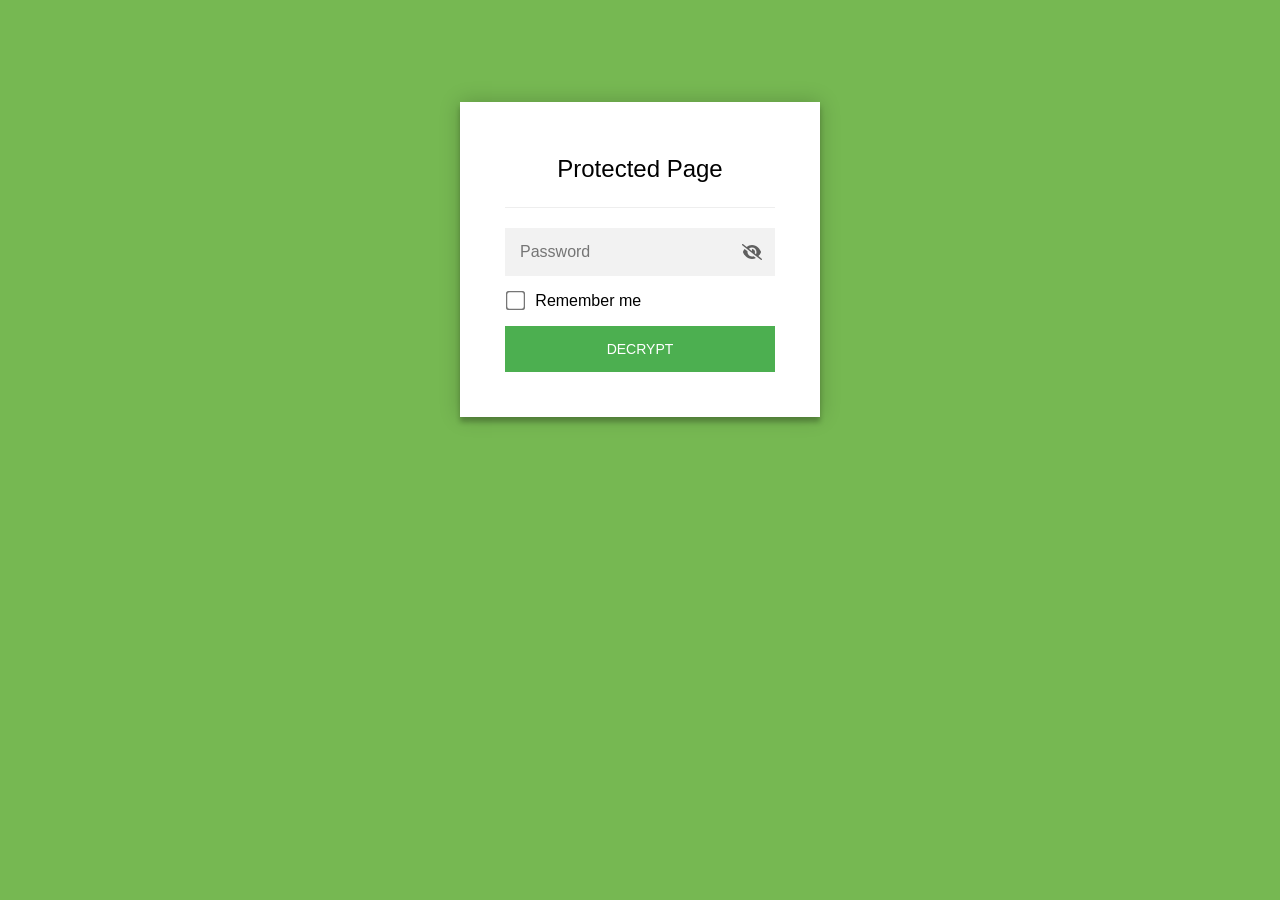
<file: index.html>
<!DOCTYPE html>
<html class="staticrypt-html">
    <head>
        <meta charset="utf-8" />
        <title>Protected Page</title>
        <meta name="viewport" content="width=device-width, initial-scale=1" />

        <!-- do not cache this page -->
        <meta http-equiv="cache-control" content="max-age=0" />
        <meta http-equiv="cache-control" content="no-cache" />
        <meta http-equiv="expires" content="0" />
        <meta http-equiv="expires" content="Tue, 01 Jan 1980 1:00:00 GMT" />
        <meta http-equiv="pragma" content="no-cache" />

        <style>
            .staticrypt-hr {
                margin-top: 20px;
                margin-bottom: 20px;
                border: 0;
                border-top: 1px solid #eee;
            }

            .staticrypt-page {
                width: 360px;
                padding: 8% 0 0;
                margin: auto;
                box-sizing: border-box;
            }

            .staticrypt-form {
                position: relative;
                z-index: 1;
                background: #ffffff;
                max-width: 360px;
                margin: 0 auto 100px;
                padding: 45px;
                text-align: center;
                box-shadow: 0 0 20px 0 rgba(0, 0, 0, 0.2), 0 5px 5px 0 rgba(0, 0, 0, 0.24);
            }

            .staticrypt-form input[type="password"],
            input[type="text"] {
                background: inherit;
                border: 0;
                box-sizing: border-box; /* This ensures padding is included in the total width */
                font-size: 14px;
                outline: 0;
                padding: 15px 30px 15px 15px; /* Adjust the padding to ensure there is space for the icon */
                width: 100%;
            }

            .staticrypt-password-container {
                position: relative;
                outline: 0;
                background: #f2f2f2;
                width: 100%;
                border: 0;
                margin: 0 0 15px;
                box-sizing: border-box;
            }

            .staticrypt-toggle-password-visibility {
                cursor: pointer;
                height: 20px;
                opacity: 60%;
                padding: 13px;
                position: absolute;
                right: 0;
                top: 50%;
                transform: translateY(-50%);
                width: 20px;
            }

            .staticrypt-form .staticrypt-decrypt-button {
                text-transform: uppercase;
                outline: 0;
                background: #4CAF50;
                width: 100%;
                border: 0;
                padding: 15px;
                color: #ffffff;
                font-size: 14px;
                cursor: pointer;
            }

            .staticrypt-form .staticrypt-decrypt-button:hover,
            .staticrypt-form .staticrypt-decrypt-button:active,
            .staticrypt-form .staticrypt-decrypt-button:focus {
                background: #4CAF50;
                filter: brightness(92%);
            }

            .staticrypt-html {
                height: 100%;
            }

            .staticrypt-body {
                height: 100%;
                margin: 0;
            }

            .staticrypt-content {
                height: 100%;
                margin-bottom: 1em;
                background: #76B852;
                font-family: "Arial", sans-serif;
                -webkit-font-smoothing: antialiased;
                -moz-osx-font-smoothing: grayscale;
            }

            .staticrypt-instructions {
                margin-top: -1em;
                margin-bottom: 1em;
            }

            .staticrypt-title {
                font-size: 1.5em;
            }

            label.staticrypt-remember {
                display: flex;
                align-items: center;
                margin-bottom: 1em;
            }

            .staticrypt-remember input[type="checkbox"] {
                transform: scale(1.5);
                margin-right: 1em;
            }

            .hidden {
                display: none !important;
            }

            .staticrypt-spinner-container {
                height: 100%;
                display: flex;
                align-items: center;
                justify-content: center;
            }

            .staticrypt-spinner {
                display: inline-block;
                width: 2rem;
                height: 2rem;
                vertical-align: text-bottom;
                border: 0.25em solid gray;
                border-right-color: transparent;
                border-radius: 50%;
                -webkit-animation: spinner-border 0.75s linear infinite;
                animation: spinner-border 0.75s linear infinite;
                animation-duration: 0.75s;
                animation-timing-function: linear;
                animation-delay: 0s;
                animation-iteration-count: infinite;
                animation-direction: normal;
                animation-fill-mode: none;
                animation-play-state: running;
                animation-name: spinner-border;
            }

            @keyframes spinner-border {
                100% {
                    transform: rotate(360deg);
                }
            }

            @media screen and (-webkit-min-device-pixel-ratio: 0) {
                .staticrypt-form input[type="password"],
                input[type="text"] {
                    font-size: 16px;
                }
            }
        </style>
    </head>

    <body class="staticrypt-body">
        <div id="staticrypt_loading" class="staticrypt-spinner-container">
            <div class="staticrypt-spinner"></div>
        </div>

        <div id="staticrypt_content" class="staticrypt-content hidden">
            <div class="staticrypt-page">
                <div class="staticrypt-form">
                    <div class="staticrypt-instructions">
                        <p class="staticrypt-title">Protected Page</p>
                        <p></p>
                    </div>

                    <hr class="staticrypt-hr" />

                    <form id="staticrypt-form" action="#" method="post">
                        <div class="staticrypt-password-container">
                            <input
                                id="staticrypt-password"
                                type="password"
                                name="password"
                                placeholder="Password"
                                autofocus
                            />

                            <img
                                class="staticrypt-toggle-password-visibility"
                                alt="Show password"
                                title="Show password"
                                src="[data-uri]"
                            />
                        </div>

                        <label id="staticrypt-remember-label" class="staticrypt-remember hidden">
                            <input id="staticrypt-remember" type="checkbox" name="remember" />
                            Remember me
                        </label>

                        <input type="submit" class="staticrypt-decrypt-button" value="DECRYPT" />
                    </form>
                </div>
            </div>
        </div>

        <script>
            // these variables will be filled when generating the file - the template format is 'variable_name'
            const staticryptInitiator = ((function(){
  const exports = {};
  const cryptoEngine = ((function(){
  const exports = {};
  const { subtle } = crypto;

const IV_BITS = 16 * 8;
const HEX_BITS = 4;
const ENCRYPTION_ALGO = "AES-CBC";

/**
 * Translates between utf8 encoded hexadecimal strings
 * and Uint8Array bytes.
 */
const HexEncoder = {
    /**
     * hex string -> bytes
     * @param {string} hexString
     * @returns {Uint8Array}
     */
    parse: function (hexString) {
        if (hexString.length % 2 !== 0) throw "Invalid hexString";
        const arrayBuffer = new Uint8Array(hexString.length / 2);

        for (let i = 0; i < hexString.length; i += 2) {
            const byteValue = parseInt(hexString.substring(i, i + 2), 16);
            if (isNaN(byteValue)) {
                throw "Invalid hexString";
            }
            arrayBuffer[i / 2] = byteValue;
        }
        return arrayBuffer;
    },

    /**
     * bytes -> hex string
     * @param {Uint8Array} bytes
     * @returns {string}
     */
    stringify: function (bytes) {
        const hexBytes = [];

        for (let i = 0; i < bytes.length; ++i) {
            let byteString = bytes[i].toString(16);
            if (byteString.length < 2) {
                byteString = "0" + byteString;
            }
            hexBytes.push(byteString);
        }
        return hexBytes.join("");
    },
};

/**
 * Translates between utf8 strings and Uint8Array bytes.
 */
const UTF8Encoder = {
    parse: function (str) {
        return new TextEncoder().encode(str);
    },

    stringify: function (bytes) {
        return new TextDecoder().decode(bytes);
    },
};

/**
 * Salt and encrypt a msg with a password.
 */
async function encrypt(msg, hashedPassword) {
    // Must be 16 bytes, unpredictable, and preferably cryptographically random. However, it need not be secret.
    // https://developer.mozilla.org/en-US/docs/Web/API/SubtleCrypto/encrypt#parameters
    const iv = crypto.getRandomValues(new Uint8Array(IV_BITS / 8));

    const key = await subtle.importKey("raw", HexEncoder.parse(hashedPassword), ENCRYPTION_ALGO, false, ["encrypt"]);

    const encrypted = await subtle.encrypt(
        {
            name: ENCRYPTION_ALGO,
            iv: iv,
        },
        key,
        UTF8Encoder.parse(msg)
    );

    // iv will be 32 hex characters, we prepend it to the ciphertext for use in decryption
    return HexEncoder.stringify(iv) + HexEncoder.stringify(new Uint8Array(encrypted));
}
exports.encrypt = encrypt;

/**
 * Decrypt a salted msg using a password.
 *
 * @param {string} encryptedMsg
 * @param {string} hashedPassword
 * @returns {Promise<string>}
 */
async function decrypt(encryptedMsg, hashedPassword) {
    const ivLength = IV_BITS / HEX_BITS;
    const iv = HexEncoder.parse(encryptedMsg.substring(0, ivLength));
    const encrypted = encryptedMsg.substring(ivLength);

    const key = await subtle.importKey("raw", HexEncoder.parse(hashedPassword), ENCRYPTION_ALGO, false, ["decrypt"]);

    const outBuffer = await subtle.decrypt(
        {
            name: ENCRYPTION_ALGO,
            iv: iv,
        },
        key,
        HexEncoder.parse(encrypted)
    );

    return UTF8Encoder.stringify(new Uint8Array(outBuffer));
}
exports.decrypt = decrypt;

/**
 * Salt and hash the password so it can be stored in localStorage without opening a password reuse vulnerability.
 *
 * @param {string} password
 * @param {string} salt
 * @returns {Promise<string>}
 */
async function hashPassword(password, salt) {
    // we hash the password in multiple steps, each adding more iterations. This is because we used to allow less
    // iterations, so for backward compatibility reasons, we need to support going from that to more iterations.
    let hashedPassword = await hashLegacyRound(password, salt);

    hashedPassword = await hashSecondRound(hashedPassword, salt);

    return hashThirdRound(hashedPassword, salt);
}
exports.hashPassword = hashPassword;

/**
 * This hashes the password with 1k iterations. This is a low number, we need this function to support backwards
 * compatibility.
 *
 * @param {string} password
 * @param {string} salt
 * @returns {Promise<string>}
 */
function hashLegacyRound(password, salt) {
    return pbkdf2(password, salt, 1000, "SHA-1");
}
exports.hashLegacyRound = hashLegacyRound;

/**
 * Add a second round of iterations. This is because we used to use 1k, so for backwards compatibility with
 * remember-me/autodecrypt links, we need to support going from that to more iterations.
 *
 * @param hashedPassword
 * @param salt
 * @returns {Promise<string>}
 */
function hashSecondRound(hashedPassword, salt) {
    return pbkdf2(hashedPassword, salt, 14000, "SHA-256");
}
exports.hashSecondRound = hashSecondRound;

/**
 * Add a third round of iterations to bring total number to 600k. This is because we used to use 1k, then 15k, so for
 * backwards compatibility with remember-me/autodecrypt links, we need to support going from that to more iterations.
 *
 * @param hashedPassword
 * @param salt
 * @returns {Promise<string>}
 */
function hashThirdRound(hashedPassword, salt) {
    return pbkdf2(hashedPassword, salt, 585000, "SHA-256");
}
exports.hashThirdRound = hashThirdRound;

/**
 * Salt and hash the password so it can be stored in localStorage without opening a password reuse vulnerability.
 *
 * @param {string} password
 * @param {string} salt
 * @param {int} iterations
 * @param {string} hashAlgorithm
 * @returns {Promise<string>}
 */
async function pbkdf2(password, salt, iterations, hashAlgorithm) {
    const key = await subtle.importKey("raw", UTF8Encoder.parse(password), "PBKDF2", false, ["deriveBits"]);

    const keyBytes = await subtle.deriveBits(
        {
            name: "PBKDF2",
            hash: hashAlgorithm,
            iterations,
            salt: UTF8Encoder.parse(salt),
        },
        key,
        256
    );

    return HexEncoder.stringify(new Uint8Array(keyBytes));
}

function generateRandomSalt() {
    const bytes = crypto.getRandomValues(new Uint8Array(128 / 8));

    return HexEncoder.stringify(new Uint8Array(bytes));
}
exports.generateRandomSalt = generateRandomSalt;

async function signMessage(hashedPassword, message) {
    const key = await subtle.importKey(
        "raw",
        HexEncoder.parse(hashedPassword),
        {
            name: "HMAC",
            hash: "SHA-256",
        },
        false,
        ["sign"]
    );
    const signature = await subtle.sign("HMAC", key, UTF8Encoder.parse(message));

    return HexEncoder.stringify(new Uint8Array(signature));
}
exports.signMessage = signMessage;

function getRandomAlphanum() {
    const possibleCharacters = "abcdefghijklmnopqrstuvwxyzABCDEFGHIJKLMNOPQRSTUVWXYZ0123456789";

    let byteArray;
    let parsedInt;

    // Keep generating new random bytes until we get a value that falls
    // within a range that can be evenly divided by possibleCharacters.length
    do {
        byteArray = crypto.getRandomValues(new Uint8Array(1));
        // extract the lowest byte to get an int from 0 to 255 (probably unnecessary, since we're only generating 1 byte)
        parsedInt = byteArray[0] & 0xff;
    } while (parsedInt >= 256 - (256 % possibleCharacters.length));

    // Take the modulo of the parsed integer to get a random number between 0 and totalLength - 1
    const randomIndex = parsedInt % possibleCharacters.length;

    return possibleCharacters[randomIndex];
}

/**
 * Generate a random string of a given length.
 *
 * @param {int} length
 * @returns {string}
 */
function generateRandomString(length) {
    let randomString = "";

    for (let i = 0; i < length; i++) {
        randomString += getRandomAlphanum();
    }

    return randomString;
}
exports.generateRandomString = generateRandomString;

  return exports;
})());
const codec = ((function(){
  const exports = {};
  /**
 * Initialize the codec with the provided cryptoEngine - this return functions to encode and decode messages.
 *
 * @param cryptoEngine - the engine to use for encryption / decryption
 */
function init(cryptoEngine) {
    const exports = {};

    /**
     * Top-level function for encoding a message.
     * Includes password hashing, encryption, and signing.
     *
     * @param {string} msg
     * @param {string} password
     * @param {string} salt
     *
     * @returns {string} The encoded text
     */
    async function encode(msg, password, salt) {
        const hashedPassword = await cryptoEngine.hashPassword(password, salt);

        const encrypted = await cryptoEngine.encrypt(msg, hashedPassword);

        // we use the hashed password in the HMAC because this is effectively what will be used a password (so we can store
        // it in localStorage safely, we don't use the clear text password)
        const hmac = await cryptoEngine.signMessage(hashedPassword, encrypted);

        return hmac + encrypted;
    }
    exports.encode = encode;

    /**
     * Encode using a password that has already been hashed. This is useful to encode multiple messages in a row, that way
     * we don't need to hash the password multiple times.
     *
     * @param {string} msg
     * @param {string} hashedPassword
     *
     * @returns {string} The encoded text
     */
    async function encodeWithHashedPassword(msg, hashedPassword) {
        const encrypted = await cryptoEngine.encrypt(msg, hashedPassword);

        // we use the hashed password in the HMAC because this is effectively what will be used a password (so we can store
        // it in localStorage safely, we don't use the clear text password)
        const hmac = await cryptoEngine.signMessage(hashedPassword, encrypted);

        return hmac + encrypted;
    }
    exports.encodeWithHashedPassword = encodeWithHashedPassword;

    /**
     * Top-level function for decoding a message.
     * Includes signature check and decryption.
     *
     * @param {string} signedMsg
     * @param {string} hashedPassword
     * @param {string} salt
     * @param {int} backwardCompatibleAttempt
     * @param {string} originalPassword
     *
     * @returns {Object} {success: true, decoded: string} | {success: false, message: string}
     */
    async function decode(signedMsg, hashedPassword, salt, backwardCompatibleAttempt = 0, originalPassword = "") {
        const encryptedHMAC = signedMsg.substring(0, 64);
        const encryptedMsg = signedMsg.substring(64);
        const decryptedHMAC = await cryptoEngine.signMessage(hashedPassword, encryptedMsg);

        if (decryptedHMAC !== encryptedHMAC) {
            // we have been raising the number of iterations in the hashing algorithm multiple times, so to support the old
            // remember-me/autodecrypt links we need to try bringing the old hashes up to speed.
            originalPassword = originalPassword || hashedPassword;
            if (backwardCompatibleAttempt === 0) {
                const updatedHashedPassword = await cryptoEngine.hashThirdRound(originalPassword, salt);

                return decode(signedMsg, updatedHashedPassword, salt, backwardCompatibleAttempt + 1, originalPassword);
            }
            if (backwardCompatibleAttempt === 1) {
                let updatedHashedPassword = await cryptoEngine.hashSecondRound(originalPassword, salt);
                updatedHashedPassword = await cryptoEngine.hashThirdRound(updatedHashedPassword, salt);

                return decode(signedMsg, updatedHashedPassword, salt, backwardCompatibleAttempt + 1, originalPassword);
            }

            return { success: false, message: "Signature mismatch" };
        }

        return {
            success: true,
            decoded: await cryptoEngine.decrypt(encryptedMsg, hashedPassword),
        };
    }
    exports.decode = decode;

    return exports;
}
exports.init = init;

  return exports;
})());
const decode = codec.init(cryptoEngine).decode;

/**
 * Initialize the staticrypt module, that exposes functions callbable by the password_template.
 *
 * @param {{
 *  staticryptEncryptedMsgUniqueVariableName: string,
 *  isRememberEnabled: boolean,
 *  rememberDurationInDays: number,
 *  staticryptSaltUniqueVariableName: string,
 * }} staticryptConfig - object of data that is stored on the password_template at encryption time.
 *
 * @param {{
 *  rememberExpirationKey: string,
 *  rememberPassphraseKey: string,
 *  replaceHtmlCallback: function,
 *  clearLocalStorageCallback: function,
 * }} templateConfig - object of data that can be configured by a custom password_template.
 */
function init(staticryptConfig, templateConfig) {
    const exports = {};

    /**
     * Decrypt our encrypted page, replace the whole HTML.
     *
     * @param {string} hashedPassword
     * @returns {Promise<boolean>}
     */
    async function decryptAndReplaceHtml(hashedPassword) {
        const { staticryptEncryptedMsgUniqueVariableName, staticryptSaltUniqueVariableName } = staticryptConfig;
        const { replaceHtmlCallback } = templateConfig;

        const result = await decode(
            staticryptEncryptedMsgUniqueVariableName,
            hashedPassword,
            staticryptSaltUniqueVariableName
        );
        if (!result.success) {
            return false;
        }
        const plainHTML = result.decoded;

        // if the user configured a callback call it, otherwise just replace the whole HTML
        if (typeof replaceHtmlCallback === "function") {
            replaceHtmlCallback(plainHTML);
        } else {
            document.write(plainHTML);
            document.close();
        }

        return true;
    }

    /**
     * Attempt to decrypt the page and replace the whole HTML.
     *
     * @param {string} password
     * @param {boolean} isRememberChecked
     *
     * @returns {Promise<{isSuccessful: boolean, hashedPassword?: string}>} - we return an object, so that if we want to
     *   expose more information in the future we can do it without breaking the password_template
     */
    async function handleDecryptionOfPage(password, isRememberChecked) {
        const { staticryptSaltUniqueVariableName } = staticryptConfig;

        // decrypt and replace the whole page
        const hashedPassword = await cryptoEngine.hashPassword(password, staticryptSaltUniqueVariableName);
        return handleDecryptionOfPageFromHash(hashedPassword, isRememberChecked);
    }
    exports.handleDecryptionOfPage = handleDecryptionOfPage;

    async function handleDecryptionOfPageFromHash(hashedPassword, isRememberChecked) {
        const { isRememberEnabled, rememberDurationInDays } = staticryptConfig;
        const { rememberExpirationKey, rememberPassphraseKey } = templateConfig;

        const isDecryptionSuccessful = await decryptAndReplaceHtml(hashedPassword);

        if (!isDecryptionSuccessful) {
            return {
                isSuccessful: false,
                hashedPassword,
            };
        }

        // remember the hashedPassword and set its expiration if necessary
        if (isRememberEnabled && isRememberChecked) {
            window.localStorage.setItem(rememberPassphraseKey, hashedPassword);

            // set the expiration if the duration isn't 0 (meaning no expiration)
            if (rememberDurationInDays > 0) {
                window.localStorage.setItem(
                    rememberExpirationKey,
                    (new Date().getTime() + rememberDurationInDays * 24 * 60 * 60 * 1000).toString()
                );
            }
        }

        return {
            isSuccessful: true,
            hashedPassword,
        };
    }
    exports.handleDecryptionOfPageFromHash = handleDecryptionOfPageFromHash;

    /**
     * Clear localstorage from staticrypt related values
     */
    function clearLocalStorage() {
        const { clearLocalStorageCallback, rememberExpirationKey, rememberPassphraseKey } = templateConfig;

        if (typeof clearLocalStorageCallback === "function") {
            clearLocalStorageCallback();
        } else {
            localStorage.removeItem(rememberPassphraseKey);
            localStorage.removeItem(rememberExpirationKey);
        }
    }

    async function handleDecryptOnLoad() {
        let isSuccessful = await decryptOnLoadFromUrl();

        if (!isSuccessful) {
            isSuccessful = await decryptOnLoadFromRememberMe();
        }

        return { isSuccessful };
    }
    exports.handleDecryptOnLoad = handleDecryptOnLoad;

    /**
     * Clear storage if we are logging out
     *
     * @returns {boolean} - whether we logged out
     */
    function logoutIfNeeded() {
        const logoutKey = "staticrypt_logout";

        // handle logout through query param
        const queryParams = new URLSearchParams(window.location.search);
        if (queryParams.has(logoutKey)) {
            clearLocalStorage();
            return true;
        }

        // handle logout through URL fragment
        const hash = window.location.hash.substring(1);
        if (hash.includes(logoutKey)) {
            clearLocalStorage();
            return true;
        }

        return false;
    }

    /**
     * To be called on load: check if we want to try to decrypt and replace the HTML with the decrypted content, and
     * try to do it if needed.
     *
     * @returns {Promise<boolean>} true if we derypted and replaced the whole page, false otherwise
     */
    async function decryptOnLoadFromRememberMe() {
        const { rememberDurationInDays } = staticryptConfig;
        const { rememberExpirationKey, rememberPassphraseKey } = templateConfig;

        // if we are login out, terminate
        if (logoutIfNeeded()) {
            return false;
        }

        // if there is expiration configured, check if we're not beyond the expiration
        if (rememberDurationInDays && rememberDurationInDays > 0) {
            const expiration = localStorage.getItem(rememberExpirationKey),
                isExpired = expiration && new Date().getTime() > parseInt(expiration);

            if (isExpired) {
                clearLocalStorage();
                return false;
            }
        }

        const hashedPassword = localStorage.getItem(rememberPassphraseKey);

        if (hashedPassword) {
            // try to decrypt
            const isDecryptionSuccessful = await decryptAndReplaceHtml(hashedPassword);

            // if the decryption is unsuccessful the password might be wrong - silently clear the saved data and let
            // the user fill the password form again
            if (!isDecryptionSuccessful) {
                clearLocalStorage();
                return false;
            }

            return true;
        }

        return false;
    }

    async function decryptOnLoadFromUrl() {
        const passwordKey = "staticrypt_pwd";
        const rememberMeKey = "remember_me";

        // try to get the password from the query param (for backward compatibility - we now want to avoid this method,
        // since it sends the hashed password to the server which isn't needed)
        const queryParams = new URLSearchParams(window.location.search);
        const hashedPasswordQuery = queryParams.get(passwordKey);
        const rememberMeQuery = queryParams.get(rememberMeKey);

        const urlFragment = window.location.hash.substring(1);
        // get the password from the url fragment
        const hashedPasswordRegexMatch = urlFragment.match(new RegExp(passwordKey + "=([^&]*)"));
        const hashedPasswordFragment = hashedPasswordRegexMatch ? hashedPasswordRegexMatch[1] : null;
        const rememberMeFragment = urlFragment.includes(rememberMeKey);

        const hashedPassword = hashedPasswordFragment || hashedPasswordQuery;
        const rememberMe = rememberMeFragment || rememberMeQuery;

        if (hashedPassword) {
            return handleDecryptionOfPageFromHash(hashedPassword, rememberMe);
        }

        return false;
    }

    return exports;
}
exports.init = init;

  return exports;
})());
            const templateError = "Bad password!",
                templateToggleAltShow = "Show password",
                templateToggleAltHide = "Hide password",
                isRememberEnabled = true,
                staticryptConfig = {"staticryptEncryptedMsgUniqueVariableName":"[base64]","isRememberEnabled":true,"rememberDurationInDays":0,"staticryptSaltUniqueVariableName":"89aea5b4a8bc243b6f7d05b94c4db76b"};

            // you can edit these values to customize some of the behavior of StatiCrypt
            const templateConfig = {
                rememberExpirationKey: "staticrypt_expiration",
                rememberPassphraseKey: "staticrypt_passphrase",
                replaceHtmlCallback: null,
                clearLocalStorageCallback: null,
            };

            // init the staticrypt engine
            const staticrypt = staticryptInitiator.init(staticryptConfig, templateConfig);

            // try to automatically decrypt on load if there is a saved password
            window.onload = async function () {
                const { isSuccessful } = await staticrypt.handleDecryptOnLoad();

                // if we didn't decrypt anything on load, show the password prompt. Otherwise the content has already been
                // replaced, no need to do anything
                if (!isSuccessful) {
                    // hide loading screen
                    document.getElementById("staticrypt_loading").classList.add("hidden");
                    document.getElementById("staticrypt_content").classList.remove("hidden");
                    document.getElementById("staticrypt-password").focus();

                    // show the remember me checkbox
                    if (isRememberEnabled) {
                        document.getElementById("staticrypt-remember-label").classList.remove("hidden");
                    }
                }
            };

            // toggle password visibility
            const toggleIcon = document.querySelector(".staticrypt-toggle-password-visibility");
            // these two icons are coming from FontAwesome
            const imgSrcEyeClosed =
                "[data-uri]";
            const imgSrcEyeOpened =
                "[data-uri]";
            toggleIcon.addEventListener("click", function () {
                const passwordInput = document.getElementById("staticrypt-password");
                if (passwordInput.type === "password") {
                    passwordInput.type = "text";
                    toggleIcon.src = imgSrcEyeOpened;
                    toggleIcon.alt = templateToggleAltHide;
                    toggleIcon.title = templateToggleAltHide;
                } else {
                    passwordInput.type = "password";
                    toggleIcon.src = imgSrcEyeClosed;
                    toggleIcon.alt = templateToggleAltShow;
                    toggleIcon.title = templateToggleAltShow;
                }
            });

            // handle password form submission
            document.getElementById("staticrypt-form").addEventListener("submit", async function (e) {
                e.preventDefault();

                const password = document.getElementById("staticrypt-password").value,
                    isRememberChecked = document.getElementById("staticrypt-remember").checked;

                const { isSuccessful } = await staticrypt.handleDecryptionOfPage(password, isRememberChecked);

                if (!isSuccessful) {
                    alert(templateError);
                }
            });
        </script>
    </body>
</html>
</file>
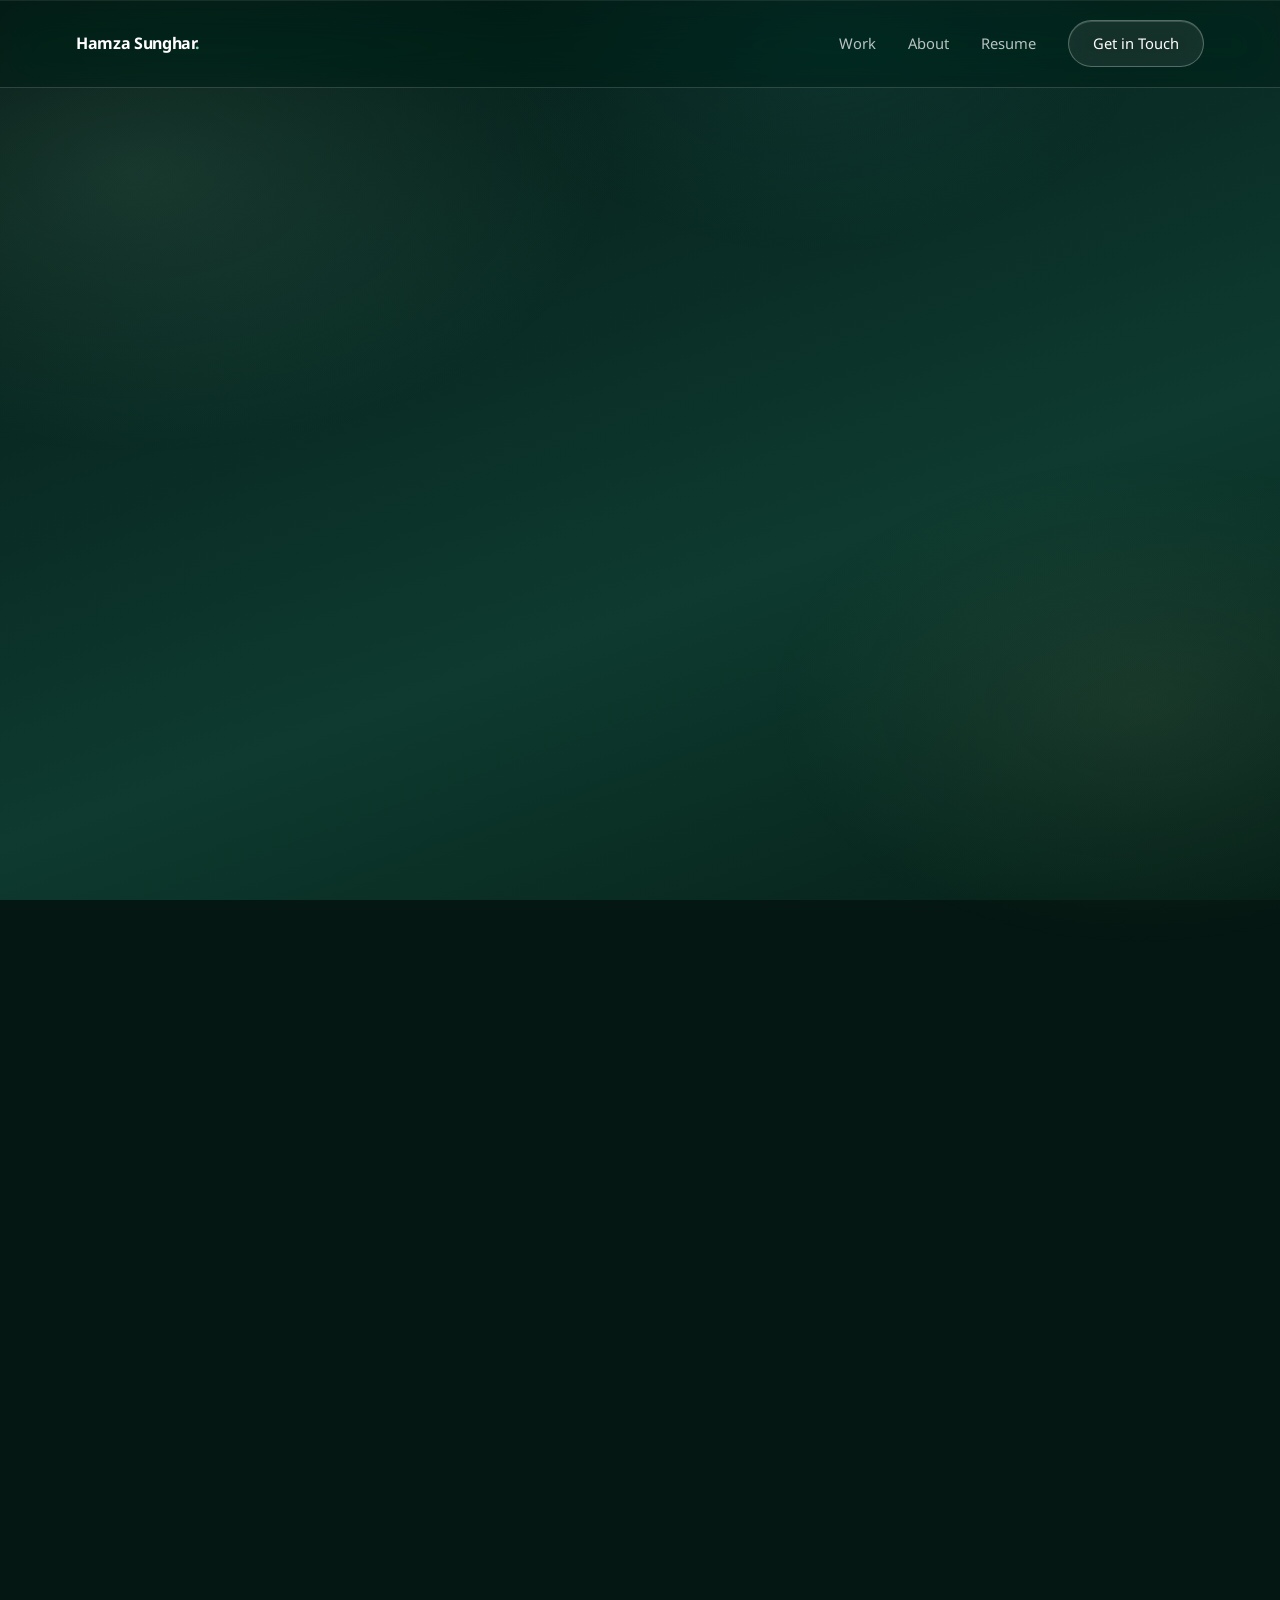
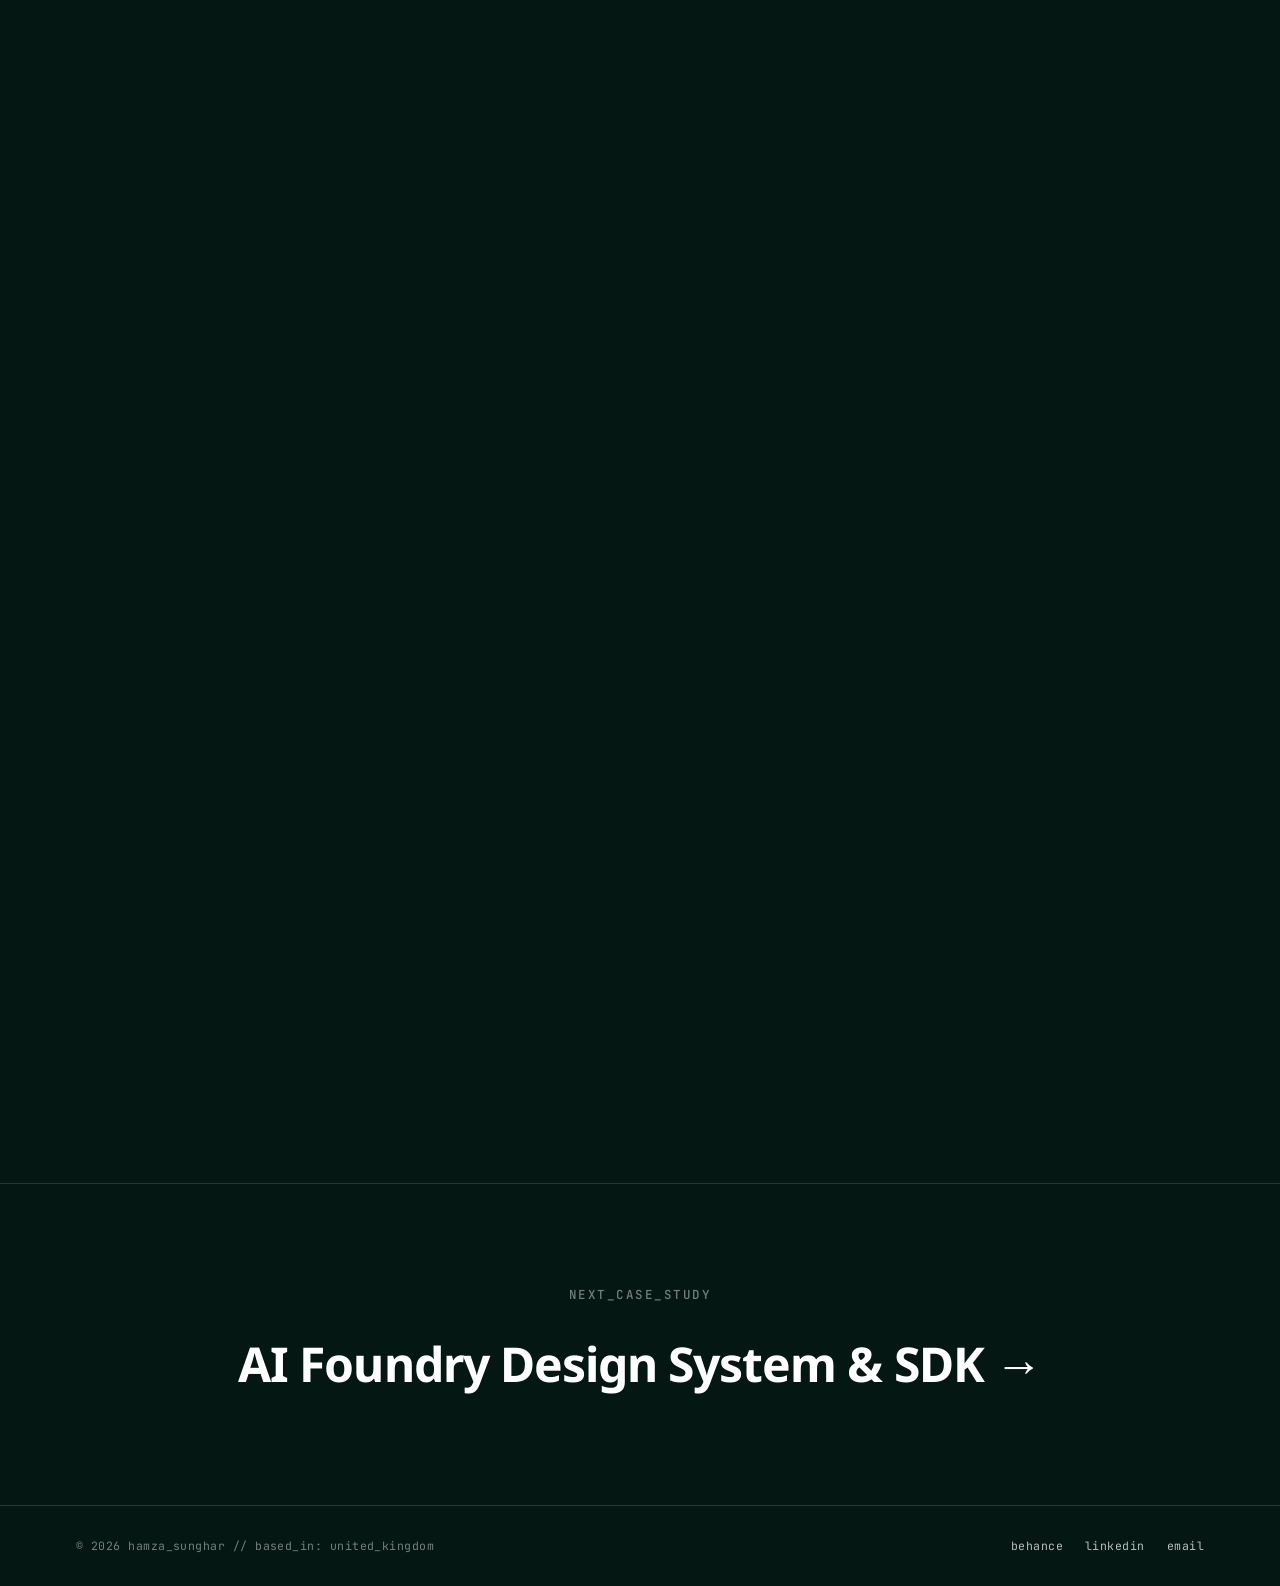
<file: case-ai-foundry.html>
<!DOCTYPE html>
<html lang="en">
<head>
  <meta charset="UTF-8">
  <meta name="viewport" content="width=device-width, initial-scale=1.0">
  <title>AI Foundry Chat — Hamza Sunghar</title>
  <meta name="description" content="Case study: researching and designing an enterprise AI hub — 15 moderated user testing sessions shaping one front door to every AI capability.">
  <link rel="preconnect" href="https://fonts.googleapis.com">
  <link rel="preconnect" href="https://fonts.gstatic.com" crossorigin>
  <link href="https://fonts.googleapis.com/css2?family=Noto+Sans:wght@400..900&family=JetBrains+Mono:wght@400;500;600&display=swap" rel="stylesheet">
  <link rel="stylesheet" href="styles.css">
</head>
<body>

  <nav class="nav">
    <div class="nav-inner">
      <a href="index.html" class="nav-logo">Hamza Sunghar<span>.</span></a>
      <div class="nav-links">
        <a href="index.html#work">Work</a>
        <a href="index.html#about">About</a>
        <a href="Hamza-Sunghar-CV.pdf" target="_blank" rel="noopener" class="hide-mobile">Resume</a>
        <a href="mailto:hsunghardesign@gmail.com" class="nav-cta">Get in Touch</a>
      </div>
      <button class="nav-burger" aria-label="Open menu" aria-expanded="false"><span></span><span></span></button>
    </div>
  </nav>

  <header class="cs-hero">
    <div class="wrap">
      <p class="crumb reveal"><a href="index.html#work">← work</a> / case_01</p>
      <h1 class="reveal">AI Foundry Chat — Enterprise AI Hub</h1>
      <dl class="cs-meta reveal">
        <div><dt>Role</dt><dd>UX &amp; UI Designer</dd></div>
        <div><dt>Company</dt><dd>Syngenta</dd></div>
        <div><dt>Focus</dt><dd>AI UX · Enterprise Platform</dd></div>
        <div><dt>Methods</dt><dd>15 moderated sessions · Synthesis</dd></div>
      </dl>
      <figure class="cs-cover reveal">
        <img src="images/ai-foundry-login.png" alt="AI Foundry Chat — SSO login screen">
      </figure>
    </div>
  </header>

  <section class="cs-section">
    <div class="wrap inner">
      <div class="side reveal">
        <p class="label">Overview</p>
        <h2>One front door to every AI capability</h2>
      </div>
      <div class="cs-prose reveal">
        <p>Enterprise teams were facing a fragmented AI landscape — separate agents, tools, and knowledge bases scattered across the organisation, each with its own entry point and interaction model. I led the research and UX design for <strong>AI Foundry Chat</strong>: a unified hub giving every employee a single, intuitive front door to the company's AI capabilities.</p>
        <p>The goal was to move beyond a simple chat window and answer a harder question: how should an enterprise AI hub behave? Should it aggregate, route invisibly, or anticipate needs before users ask? I designed a research programme to let real users across the business answer that.</p>
      </div>
    </div>
  </section>

  <section class="cs-section">
    <div class="wrap inner">
      <div class="side reveal">
        <p class="label">Research</p>
        <h2>Fifteen sessions, every line of business</h2>
      </div>
      <div class="cs-prose reveal">
        <p>I conducted and synthesised <strong>15 moderated user testing sessions</strong> with participants spanning sales, marketing, operations, and technical roles — deliberately recruiting across AI maturity levels to capture both newcomer friction and power-user ambition.</p>
        <div class="stats">
          <div class="stat"><b>15/15</b><span>participants validated the unified hub concept — the strongest signal in the programme</span></div>
          <div class="stat"><b>7 : 8</b><span>split of high- vs medium-maturity AI users, mapped per session</span></div>
        </div>
        <p>Each session was synthesised into a structured insight report — maturity rating, role lens, and pattern tally — building a cumulative evidence base. By the final session the picture was fully saturated: recurring themes were corroborated by four and five-plus independent participants.</p>
      </div>
    </div>
  </section>

  <section class="cs-section">
    <div class="wrap inner">
      <div class="side reveal">
        <p class="label">Insights</p>
        <h2>From answering to anticipating</h2>
      </div>
      <div class="cs-prose reveal">
        <p>The synthesis converged on a clear strategic direction: the hub shouldn't just answer — <strong>it should anticipate</strong>. Users wanted role-aware, proactive intelligence: log in and see next-best-action recommendations drawn from connected systems, tuned to their role and region.</p>
        <ul>
          <li><strong>Invisible routing vs. tool-picker.</strong> Users didn't want to choose between agents — confusion over agent distinction was a recurring theme. The interface needed to route requests to the right capability without exposing the plumbing.</li>
          <li><strong>Create-and-share skills.</strong> Team-scoped, shareable skills was one of the most corroborated asks in the programme — five-plus independent requests.</li>
          <li><strong>Template and brand fidelity.</strong> Outputs needed approved logos, colours, and formats built in — with brand and legal sign-off — so work generated in the hub was usable immediately.</li>
          <li><strong>Co-working project spaces.</strong> The headline collaboration ask: a live, shared space where teams and AI work together on ongoing projects.</li>
          <li><strong>Trust and ROI.</strong> Confidence scoring on answers, plus time-saved metrics captured in the feedback loop to prove value under scrutiny.</li>
        </ul>
        <div class="gallery two">
          <figure><img src="images/ai-foundry-writing-coach.png" alt="Writing Coach skill — guided configuration form" loading="lazy"><figcaption>Writing Coach — skills as guided, form-driven flows</figcaption></figure>
          <figure><img src="images/ai-foundry-catch-up.png" alt="Catch up — proactive daily brief" loading="lazy"><figcaption>Catch up — the hub anticipates instead of waiting to be asked</figcaption></figure>
        </div>
        <p>Four distinct archetypes emerged — <em>Newcomer</em>, <em>Domain Practitioner</em>, <em>Power User</em>, and <em>Governor</em> — each drawn as a step-by-step journey defining what they need to reach first value. These journeys became the design's organising framework.</p>
      </div>
    </div>
  </section>

  <section class="cs-section">
    <div class="wrap inner">
      <div class="side reveal">
        <p class="label">Personas</p>
        <h2>Four archetypes, four journeys</h2>
      </div>
      <div class="cs-prose reveal">
        <p>The synthesis crystallised into four personas — each mapped as a step-by-step journey to first value, and each answered by specific design decisions.</p>
        <div class="personas">
          <div class="persona">
            <div class="persona-head">
              <div class="persona-avatar">N</div>
              <div><h3>The Newcomer</h3><p>sales associate · low AI maturity · first week on the hub</p></div>
            </div>
            <dl>
              <dt>Goals</dt><dd>Reach a first successful outcome fast, without learning the AI landscape first.</dd>
              <dt>Frustrations</dt><dd>Doesn't know where to start; agent names and distinctions mean nothing to them.</dd>
              <dt>Design response</dt><dd>Apple-style visual onboarding, a low-density home, and the "Recommended for you" strip that suggests the first action.</dd>
            </dl>
          </div>
          <div class="persona">
            <div class="persona-head">
              <div class="persona-avatar">D</div>
              <div><h3>The Domain Practitioner</h3><p>marketing &amp; content roles · medium maturity · output-driven</p></div>
            </div>
            <dl>
              <dt>Goals</dt><dd>Produce on-brand, usable work — decks, copy, campaigns — straight from the hub.</dd>
              <dt>Frustrations</dt><dd>Generated outputs need reworking for brand and legal before anyone can use them.</dd>
              <dt>Design response</dt><dd>Template and brand fidelity built in — approved logos, colours and formats with sign-off upstream.</dd>
            </dl>
          </div>
          <div class="persona">
            <div class="persona-head">
              <div class="persona-avatar">P</div>
              <div><h3>The Power User</h3><p>ops &amp; technical roles · high maturity · builds for their team</p></div>
            </div>
            <dl>
              <dt>Goals</dt><dd>Create, chain and share capabilities — turning personal workflows into team assets.</dd>
              <dt>Frustrations</dt><dd>Capability scattered across disconnected agents; nothing they build is shareable.</dd>
              <dt>Design response</dt><dd>Create-and-share team-scoped skills (the programme's most corroborated ask) and a side-nav library for skills and prompts.</dd>
            </dl>
          </div>
          <div class="persona">
            <div class="persona-head">
              <div class="persona-avatar">G</div>
              <div><h3>The Governor</h3><p>platform &amp; compliance owners · accountable for trust and ROI</p></div>
            </div>
            <dl>
              <dt>Goals</dt><dd>Prove value under scrutiny and keep data flows controlled and explainable.</dd>
              <dt>Frustrations</dt><dd>Opaque data access; no evidence of what the platform saves or produces.</dd>
              <dt>Design response</dt><dd>Opt-in connectors with per-app authorisation, confidence scoring on answers, and time-saved metrics in the feedback loop.</dd>
            </dl>
          </div>
        </div>
      </div>
    </div>
  </section>

  <section class="cs-section">
    <div class="wrap inner">
      <div class="side reveal">
        <p class="label">A/B Testing</p>
        <h2>Directions tested head-to-head</h2>
      </div>
      <div class="cs-prose reveal">
        <p>Competing design directions were framed as explicit comparisons and put in front of testers during the moderated sessions — so the winning pattern earned its place with evidence, not opinion.</p>
        <div class="table-scroll">
          <table class="ab-table">
            <thead>
              <tr><th>Experiment</th><th>Variant A</th><th>Variant B</th><th>Outcome</th></tr>
            </thead>
            <tbody>
              <tr>
                <td>Entry model</td>
                <td>Tool-picker — users choose the right agent</td>
                <td>Invisible routing — one input, hub routes the request</td>
                <td class="win">B — agent confusion was a recurring theme across sessions</td>
              </tr>
              <tr>
                <td>Homepage</td>
                <td>Dense dashboard of every capability</td>
                <td>"Recommended for you" strip, chrome stripped out</td>
                <td class="win">B — low density for newcomers, depth preserved for power users</td>
              </tr>
              <tr>
                <td>Onboarding</td>
                <td>Documentation and help-centre links</td>
                <td>Apple-style visual onboarding to first outcome</td>
                <td class="win">B — newcomers reached first value unaided</td>
              </tr>
              <tr>
                <td>Answer trust</td>
                <td>Plain responses</td>
                <td>Confidence &amp; accuracy indicators on responses</td>
                <td class="win">B — directly answered the trust-and-ROI theme</td>
              </tr>
            </tbody>
          </table>
        </div>
        <p class="table-note">// concept comparisons validated in 15 moderated sessions · quantitative split-testing planned post-release</p>
      </div>
    </div>
  </section>

  <section class="cs-section">
    <div class="wrap inner">
      <div class="side reveal">
        <p class="label">Design</p>
        <h2>Evidence-led interface decisions</h2>
      </div>
      <div class="cs-prose reveal">
        <p>Every major interface decision traced back to tester evidence. The homepage was rebuilt around a <strong>"Recommended for you"</strong> strip — the home of the role-aware recommendation engine — with redundant chrome stripped out to keep density low for newcomers while preserving depth for power users.</p>
        <p>The wider system design included an agent header with plain-language descriptions, a side-nav library for skills and prompts, integrated knowledge bases, confidence and accuracy indicators on responses, a community hub for shared practices, and <strong>Apple-style visual onboarding</strong> to carry newcomers to their first successful outcome.</p>
        <div class="full-img">
          <img src="images/ai-foundry-home.png" alt="AI Foundry Chat — homepage with skills and recommendations" loading="lazy">
        </div>
        <p>Trust and governance were designed in from the start: an opt-in <strong>connectors</strong> model with per-app authorisation and plain-language data protection, and skills like <strong>Translation</strong> that expose their assistant behaviour — literal, localised, or creative — as an explicit user choice.</p>
        <div class="gallery two">
          <figure><img src="images/ai-foundry-connectors.png" alt="Connectors settings — per-app opt-in authorisation" loading="lazy"><figcaption>Connectors — opt-in access, per-app authorisation</figcaption></figure>
          <figure><img src="images/ai-foundry-translation.png" alt="Translation skill — assistant behaviour selection" loading="lazy"><figcaption>Translation — assistant behaviour as an explicit choice</figcaption></figure>
        </div>
        <div class="full-img">
          <img src="images/ai-foundry-knowledge.png" alt="Knowledge base — integrated document repositories" loading="lazy">
        </div>
      </div>
    </div>
  </section>

  <section class="cs-section">
    <div class="wrap inner">
      <div class="side reveal">
        <p class="label">Results</p>
        <h2>A validated, prioritised roadmap</h2>
      </div>
      <div class="cs-prose reveal">
        <p>The programme closed with a consolidated ideas-and-journeys synthesis and a stakeholder check-in that turned research into an actionable, prioritised roadmap — every item tagged <em>Now</em>, <em>Next</em>, or <em>North Star</em> and backed by named tester evidence.</p>
        <div class="stats">
          <div class="stat"><b>9</b><span>build-ready deliverables prioritised directly from tester evidence</span></div>
          <div class="stat"><b>3</b><span>North Star bets documented as long-range goals, led by the co-working project space</span></div>
          <div class="stat"><b>4</b><span>user archetypes with mapped journeys, structuring the design system</span></div>
        </div>
        <p>This project demonstrates research operating at its highest leverage — not decorating decisions already made, but generating the strategic direction itself. The evidence base gave stakeholders the confidence to commit, and gave the design a defensible answer to every "why".</p>
      </div>
    </div>
  </section>

  <section class="next-project">
    <p class="label">next_case_study</p>
    <a href="case-design-system.html"><h2>AI Foundry Design System &amp; SDK →</h2></a>
  </section>

  <footer class="footer">
    <div class="footer-inner">
      <span>© 2026 hamza_sunghar // based_in: united_kingdom</span>
      <div class="footer-links">
        <a href="https://www.behance.net/HSMDesigner" target="_blank" rel="noopener">behance</a>
        <a href="https://www.linkedin.com/in/hamza-sunghar/" target="_blank" rel="noopener">linkedin</a>
        <a href="mailto:hsunghardesign@gmail.com">email</a>
      </div>
    </div>
  </footer>

  <script src="motion.js" defer></script>
</body>
</html>
</file>
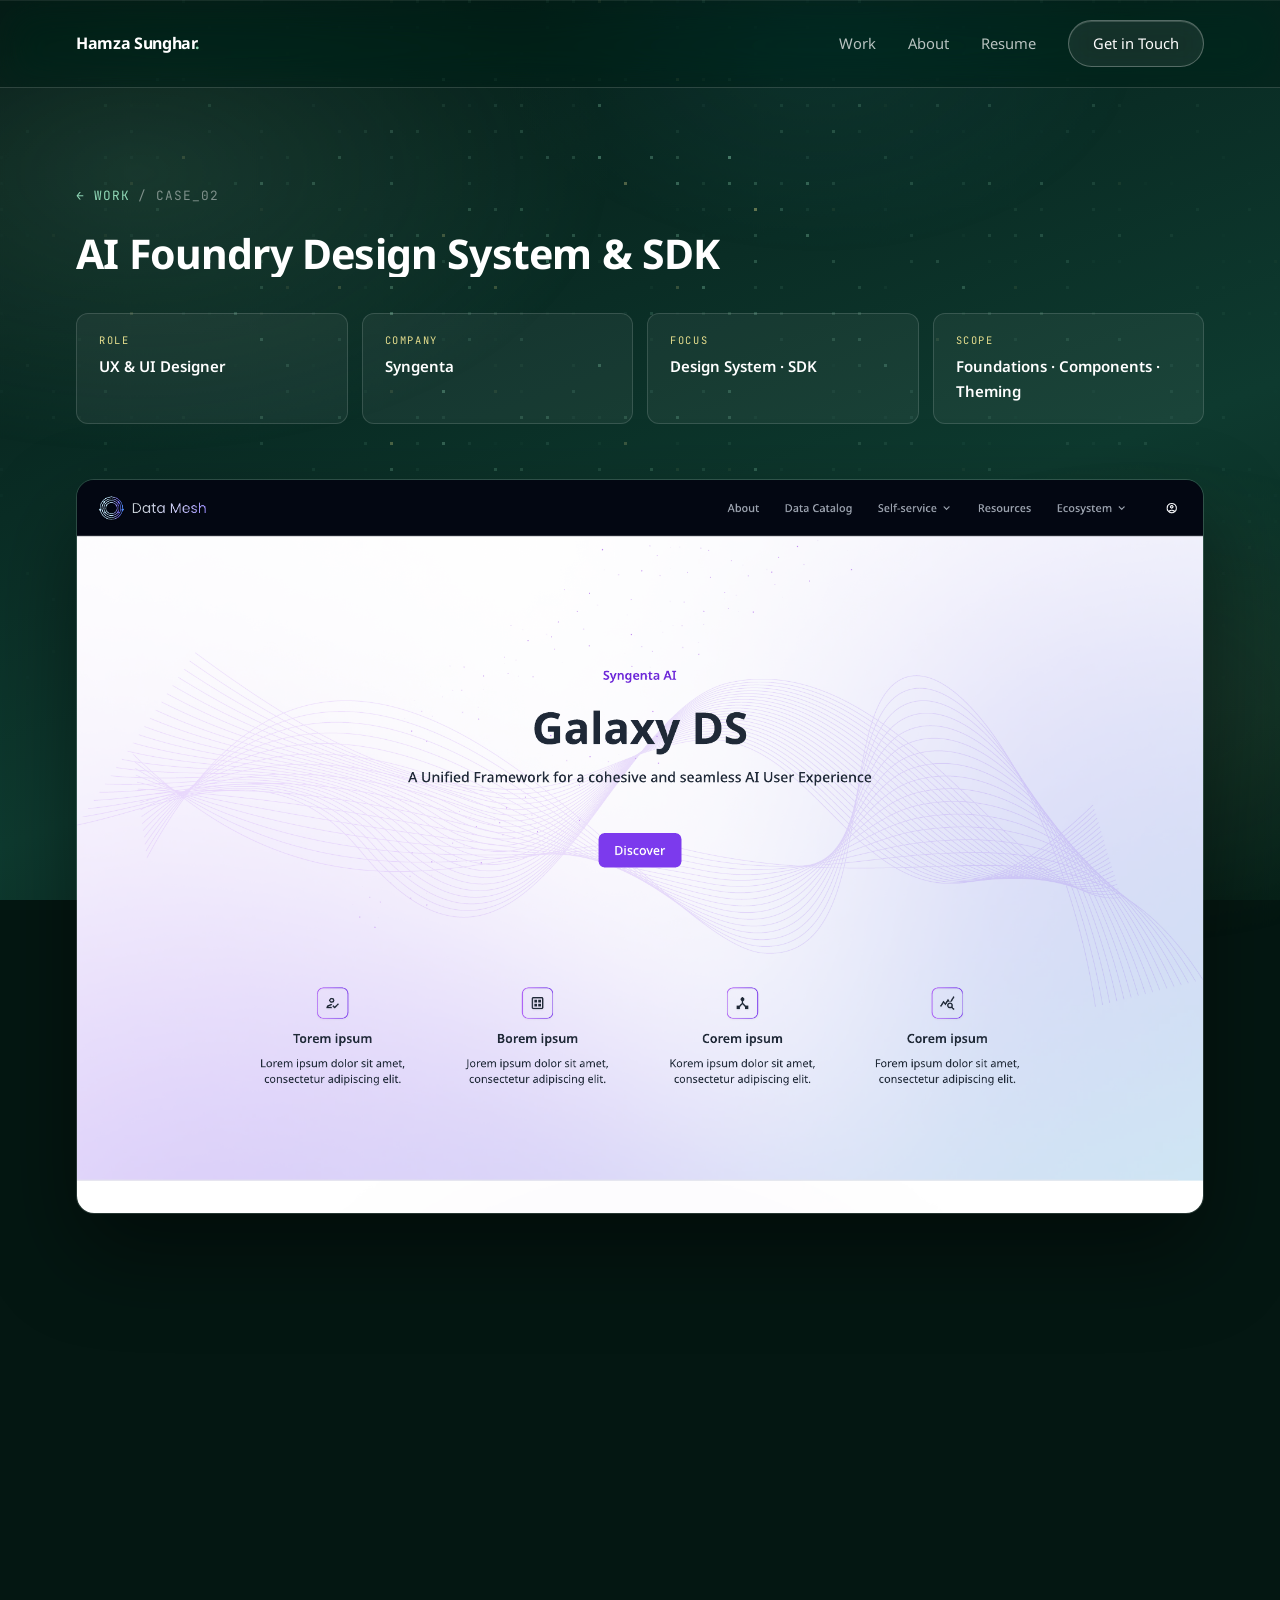
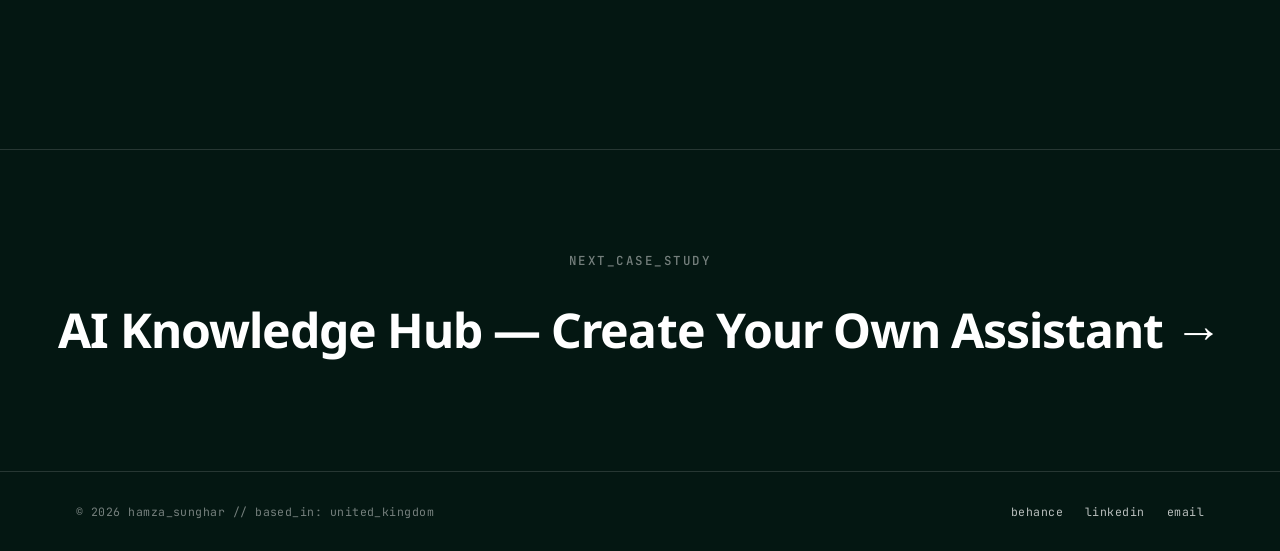
<file: case-design-system.html>
<!DOCTYPE html>
<html lang="en">
<head>
  <meta charset="UTF-8">
  <meta name="viewport" content="width=device-width, initial-scale=1.0">
  <title>AI Foundry Design System &amp; SDK — Hamza Sunghar</title>
  <meta name="description" content="Case study: building the design system and SDK behind AI Foundry — foundations, AI-native components, and full light/dark theming across web and mobile.">
  <link rel="preconnect" href="https://fonts.googleapis.com">
  <link rel="preconnect" href="https://fonts.gstatic.com" crossorigin>
  <link href="https://fonts.googleapis.com/css2?family=Noto+Sans:wght@400..900&family=JetBrains+Mono:wght@400;500;600&display=swap" rel="stylesheet">
  <link rel="stylesheet" href="styles.css">
</head>
<body>

  <nav class="nav">
    <div class="nav-inner">
      <a href="index.html" class="nav-logo">Hamza Sunghar<span>.</span></a>
      <div class="nav-links">
        <a href="index.html#work">Work</a>
        <a href="index.html#about">About</a>
        <a href="Hamza-Sunghar-CV.pdf" target="_blank" rel="noopener" class="hide-mobile">Resume</a>
        <a href="mailto:hsunghardesign@gmail.com" class="nav-cta">Get in Touch</a>
      </div>
      <button class="nav-burger" aria-label="Open menu" aria-expanded="false"><span></span><span></span></button>
    </div>
  </nav>

  <header class="cs-hero">
    <div class="wrap">
      <p class="crumb reveal"><a href="index.html#work">← work</a> / case_02</p>
      <h1 class="reveal">AI Foundry Design System &amp; SDK</h1>
      <dl class="cs-meta reveal">
        <div><dt>Role</dt><dd>UX &amp; UI Designer</dd></div>
        <div><dt>Company</dt><dd>Syngenta</dd></div>
        <div><dt>Focus</dt><dd>Design System · SDK</dd></div>
        <div><dt>Scope</dt><dd>Foundations · Components · Theming</dd></div>
      </dl>
      <figure class="cs-cover reveal">
        <img src="images/ds-hero.png" alt="AI Foundry landing page built from the design system — dark theme hero">
      </figure>
    </div>
  </header>

  <section class="cs-section">
    <div class="wrap inner">
      <div class="side reveal">
        <p class="label">Overview</p>
        <h2>One system behind every surface</h2>
      </div>
      <div class="cs-prose reveal">
        <p>As AI Foundry grew from a single hub into a family of products — web, mobile, landing pages, and an SDK for internal teams building on the platform — every screen was being designed and built from scratch. I created the <strong>AI Foundry Design System</strong>: a single source of truth covering foundations, components, and theming, packaged so both designers and engineers consume the same system.</p>
        <p>The goal was twofold: make the product family feel like one product, and make the <strong>SDK</strong> path real — teams building their own AI experiences on the platform should inherit accessible, brand-consistent UI for free rather than reinventing chat interfaces from zero.</p>
      </div>
    </div>
  </section>

  <section class="cs-section">
    <div class="wrap inner">
      <div class="side reveal">
        <p class="label">Foundations</p>
        <h2>Grid, type, and iconography</h2>
      </div>
      <div class="cs-prose reveal">
        <p>Everything sits on documented foundations: a responsive <strong>grid</strong> spanning breakpoints from mobile to widescreen, a <strong>type scale</strong> engineered for long-form AI responses as much as interface chrome, and a consistent <strong>icon set</strong> with defined sizing, stroke, and usage rules.</p>
        <div class="gallery two">
          <figure><img src="images/ds-grid.png" alt="Responsive grid definitions across breakpoints" loading="lazy"><figcaption>Grid — responsive columns across every breakpoint</figcaption></figure>
          <figure><img src="images/ds-typography.png" alt="Typography scale and usage rules" loading="lazy"><figcaption>Typography — a scale built for AI conversation and chrome</figcaption></figure>
        </div>
        <div class="full-img">
          <img src="images/ds-icons.png" alt="Icon set with sizing and stroke rules" loading="lazy">
        </div>
      </div>
    </div>
  </section>

  <section class="cs-section">
    <div class="wrap inner">
      <div class="side reveal">
        <p class="label">Components</p>
        <h2>AI-native components, not retrofits</h2>
      </div>
      <div class="cs-prose reveal">
        <p>Generic component libraries don't answer AI-product questions: how does a streamed response render a table? Where do feedback controls live? What does a source citation look like? I designed the component layer around these <strong>AI-native patterns</strong> — the chat surface, rich response content (headings, lists, copyable tables), message-level actions, and the mobile navigation drawer.</p>
        <div class="full-img">
          <img src="images/ds-chat-ui.png" alt="Chat UI components" loading="lazy">
        </div>
        <div class="full-img">
          <img src="images/ds-frame-1150.png" alt="Rich response patterns — tables with copy action, lists, message actions" loading="lazy">
        </div>
        <p>Every response element is specified down to its micro-interactions — hover-revealed <em>copy table</em> actions, feedback and read-aloud controls, and follow-up prompts — so engineers implement behaviour, not guesswork.</p>
      </div>
    </div>
  </section>

  <section class="cs-section">
    <div class="wrap inner">
      <div class="side reveal">
        <p class="label">Theming</p>
        <h2>Light and dark from one token set</h2>
      </div>
      <div class="cs-prose reveal">
        <p>The system is fully tokenised: colour, elevation, and type resolve through semantic tokens, so <strong>light and dark themes</strong> come from one definition — proven end-to-end on the AI Foundry landing page, designed and built in both modes without a single hard-coded value.</p>
        <div class="full-img">
          <img src="images/ds-landing-dark-top.png" alt="AI Foundry landing page — dark theme" loading="lazy">
        </div>
        <div class="full-img">
          <img src="images/ds-landing-light.png" alt="AI Foundry landing page — light theme" loading="lazy">
        </div>
      </div>
    </div>
  </section>

  <section class="cs-section">
    <div class="wrap inner">
      <div class="side reveal">
        <p class="label">Impact</p>
        <h2>A system that ships</h2>
      </div>
      <div class="cs-prose reveal">
        <p>The design system now underpins AI Foundry's web hub, mobile experience, and marketing surfaces, and forms the UI layer of the platform SDK. New screens start from documented parts instead of blank canvases — design and engineering share one vocabulary, reviews focus on the problem rather than the pixels, and the product family reads as one product.</p>
        <div class="stats">
          <div class="stat"><b>1</b><span>source of truth across web, mobile, and SDK surfaces</span></div>
          <div class="stat"><b>2</b><span>full themes — light and dark — from a single token set</span></div>
          <div class="stat"><b>100%</b><span>of AI Foundry screens composed from system components</span></div>
        </div>
      </div>
    </div>
  </section>

  <section class="next-project">
    <p class="label">next_case_study</p>
    <a href="case-knowledge-hub.html"><h2>AI Knowledge Hub — Create Your Own Assistant →</h2></a>
  </section>

  <footer class="footer">
    <div class="footer-inner">
      <span>© 2026 hamza_sunghar // based_in: united_kingdom</span>
      <div class="footer-links">
        <a href="https://www.behance.net/HSMDesigner" target="_blank" rel="noopener">behance</a>
        <a href="https://www.linkedin.com/in/hamza-sunghar/" target="_blank" rel="noopener">linkedin</a>
        <a href="mailto:hsunghardesign@gmail.com">email</a>
      </div>
    </div>
  </footer>

  <script src="motion.js" defer></script>
</body>
</html>
</file>
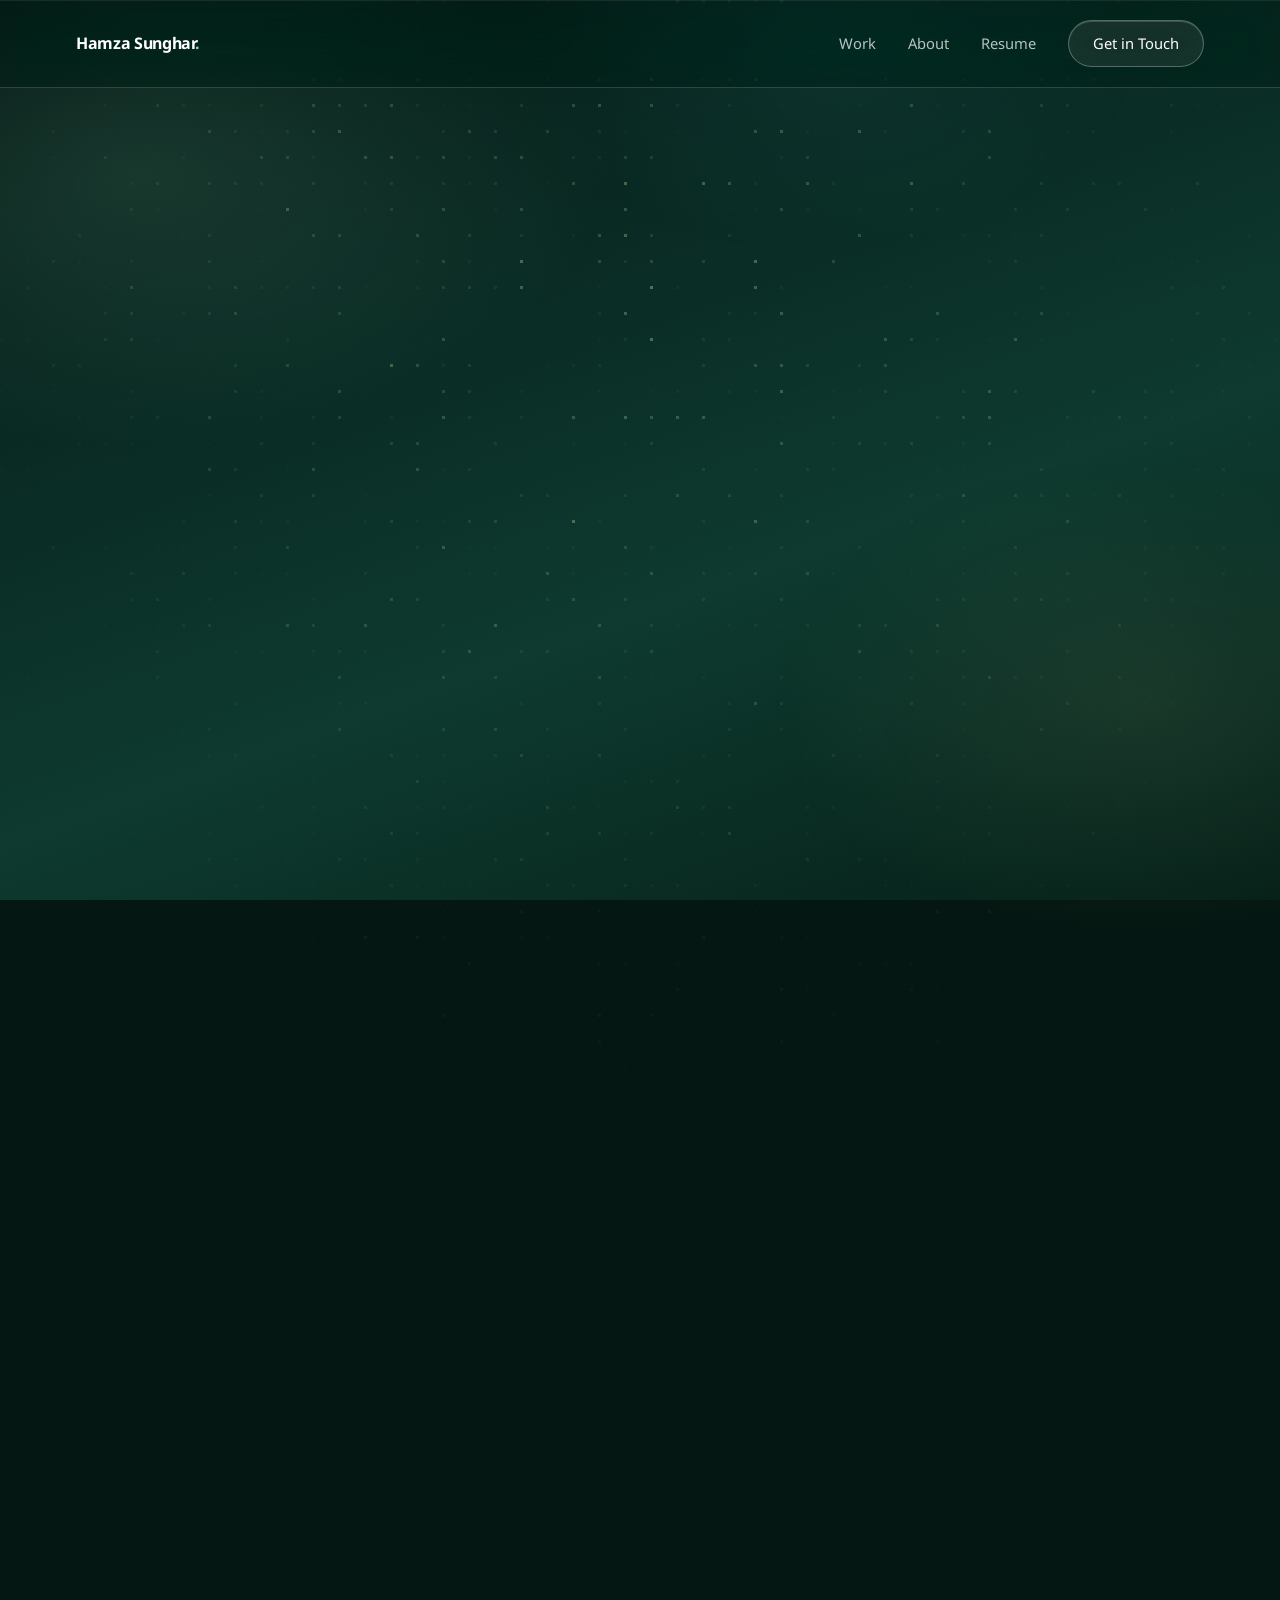
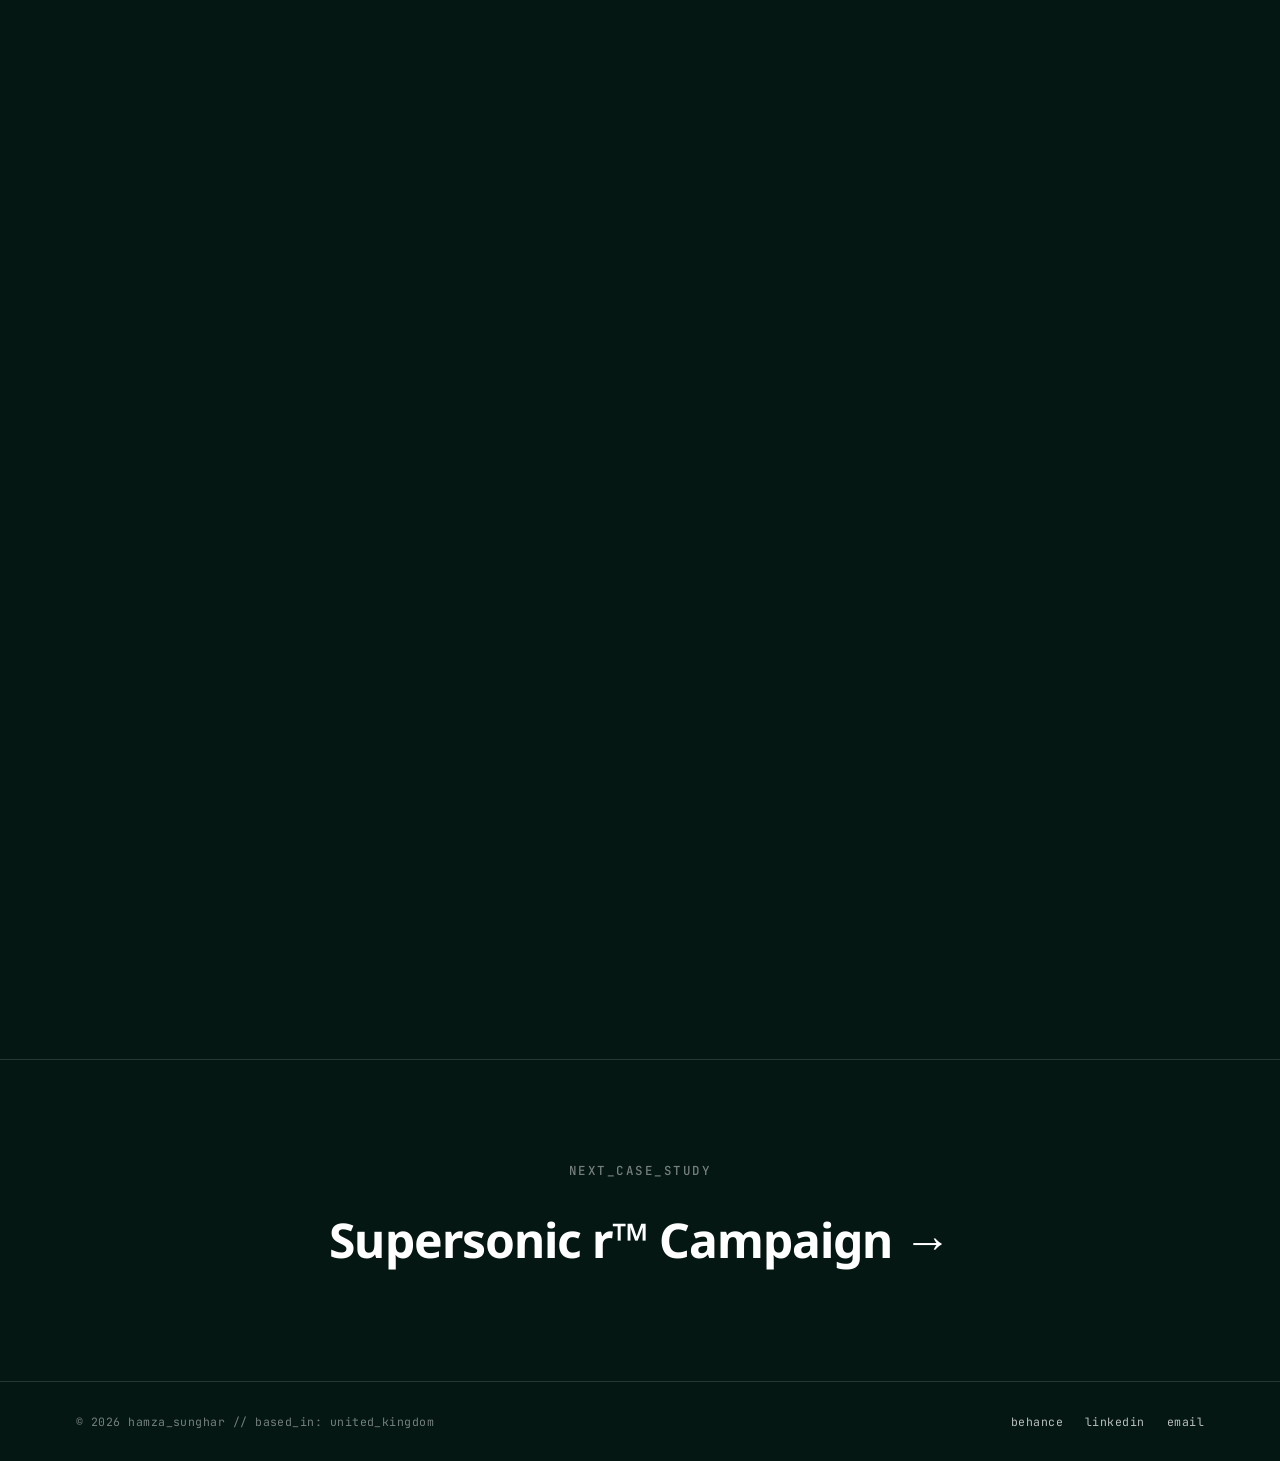
<file: case-knowledge-hub.html>
<!DOCTYPE html>
<html lang="en">
<head>
  <meta charset="UTF-8">
  <meta name="viewport" content="width=device-width, initial-scale=1.0">
  <title>AI Knowledge Hub — Hamza Sunghar</title>
  <meta name="description" content="Case study: designing the AI Knowledge Hub — turn any set of sources into a working AI assistant, with quality scoring, sharing, and governance built in.">
  <link rel="preconnect" href="https://fonts.googleapis.com">
  <link rel="preconnect" href="https://fonts.gstatic.com" crossorigin>
  <link href="https://fonts.googleapis.com/css2?family=Noto+Sans:wght@400..900&family=JetBrains+Mono:wght@400;500;600&display=swap" rel="stylesheet">
  <link rel="stylesheet" href="styles.css">
</head>
<body>

  <nav class="nav">
    <div class="nav-inner">
      <a href="index.html" class="nav-logo">Hamza Sunghar<span>.</span></a>
      <div class="nav-links">
        <a href="index.html#work">Work</a>
        <a href="index.html#about">About</a>
        <a href="Hamza-Sunghar-CV.pdf" target="_blank" rel="noopener" class="hide-mobile">Resume</a>
        <a href="mailto:hsunghardesign@gmail.com" class="nav-cta">Get in Touch</a>
      </div>
      <button class="nav-burger" aria-label="Open menu" aria-expanded="false"><span></span><span></span></button>
    </div>
  </nav>

  <header class="cs-hero">
    <div class="wrap">
      <p class="crumb reveal"><a href="index.html#work">← work</a> / case_03</p>
      <h1 class="reveal">AI Knowledge Hub — Create Your Own Assistant</h1>
      <dl class="cs-meta reveal">
        <div><dt>Role</dt><dd>UX &amp; UI Designer</dd></div>
        <div><dt>Company</dt><dd>Syngenta</dd></div>
        <div><dt>Focus</dt><dd>AI UX · Knowledge Management</dd></div>
        <div><dt>Scope</dt><dd>Creation flow · Quality · Sharing</dd></div>
      </dl>
      <figure class="cs-cover reveal">
        <img src="images/kb-create-source.png" alt="Create Knowledge Base wizard — choosing a data source connector">
      </figure>
    </div>
  </header>

  <section class="cs-section">
    <div class="wrap inner">
      <div class="side reveal">
        <p class="label">Overview</p>
        <h2>From documents to a working assistant</h2>
      </div>
      <div class="cs-prose reveal">
        <p>The <strong>AI Knowledge Hub</strong> turns knowledge into capability: upload or connect any set of sources — SharePoint sites, Confluence spaces, Amazon S3 buckets, or direct file uploads — and the platform builds a <strong>dedicated AI assistant</strong> grounded in exactly that content. Teams can spin up as many assistants as they have bodies of knowledge: an HR policy bot, a product spec bot, a compliance bot — each scoped to its own sources.</p>
        <p>I designed the end-to-end experience: the creation wizard, source management, quality evaluation, sharing, and the notification loop that brings collaborators in.</p>
      </div>
    </div>
  </section>

  <section class="cs-section">
    <div class="wrap inner">
      <div class="side reveal">
        <p class="label">Personas</p>
        <h2>Owners, consumers, governors</h2>
      </div>
      <div class="cs-prose reveal">
        <p>The archetypes from the AI Foundry research programme carried directly into the Knowledge Hub — reframed around what people do with knowledge: those who own it, those who consume it, and those accountable for it.</p>
        <div class="personas">
          <div class="persona">
            <div class="persona-head">
              <div class="persona-avatar">O</div>
              <div><h3>The Knowledge Owner</h3><p>domain practitioner · owns the source documents · team lead</p></div>
            </div>
            <dl>
              <dt>Goals</dt><dd>Turn the team's SharePoint or Confluence into a working assistant — and keep it healthy without babysitting it.</dd>
              <dt>Frustrations</dt><dd>Stale documents silently degrade answers; no visibility of what's failing or why.</dd>
              <dt>Design response</dt><dd>Quality score against a benchmark, per-asset fault flags, and one-click re-evaluate / re-upload to close the loop.</dd>
            </dl>
          </div>
          <div class="persona">
            <div class="persona-head">
              <div class="persona-avatar">C</div>
              <div><h3>The Team Consumer</h3><p>newcomer to the platform · just wants trustworthy answers</p></div>
            </div>
            <dl>
              <dt>Goals</dt><dd>Ask a question and trust the answer — without knowing how knowledge bases work.</dd>
              <dt>Frustrations</dt><dd>Can't tell which assistant to trust, or whether its sources are current.</dd>
              <dt>Design response</dt><dd>Scoped assistants per knowledge base with a clear "Ready" state — a benchmark-backed signal that answers can be trusted.</dd>
            </dl>
          </div>
          <div class="persona">
            <div class="persona-head">
              <div class="persona-avatar">G</div>
              <div><h3>The Governor</h3><p>platform admin · accountable for access and data flows</p></div>
            </div>
            <dl>
              <dt>Goals</dt><dd>Know exactly who can ask each assistant questions, and where its data comes from.</dd>
              <dt>Frustrations</dt><dd>Sharing bolted on after launch; access decisions made informally and invisibly.</dd>
              <dt>Design response</dt><dd>Access and governance as step 3 of creation itself, with invitations and notifications keeping every change visible.</dd>
            </dl>
          </div>
          <div class="persona">
            <div class="persona-head">
              <div class="persona-avatar">P</div>
              <div><h3>The Power User</h3><p>high AI maturity · runs several assistants across teams</p></div>
            </div>
            <dl>
              <dt>Goals</dt><dd>Spin up an assistant per body of knowledge — HR bot, spec bot, compliance bot — and share them.</dd>
              <dt>Frustrations</dt><dd>Multi-source setups with separate authentication become fragile and opaque.</dd>
              <dt>Design response</dt><dd>Multiple connectors per knowledge base, each managing its own authentication, behind one guided flow.</dd>
            </dl>
          </div>
        </div>
      </div>
    </div>
  </section>

  <section class="cs-section">
    <div class="wrap inner">
      <div class="side reveal">
        <p class="label">A/B Testing</p>
        <h2>Patterns that earned their place</h2>
      </div>
      <div class="cs-prose reveal">
        <p>Key interaction patterns were tested as explicit alternatives with users before committing — the shipped design is the variant that won.</p>
        <div class="table-scroll">
          <table class="ab-table">
            <thead>
              <tr><th>Experiment</th><th>Variant A</th><th>Variant B</th><th>Outcome</th></tr>
            </thead>
            <tbody>
              <tr>
                <td>Creation flow</td>
                <td>Single configuration form</td>
                <td>Four-step wizard with in-context assistant guide</td>
                <td class="win">B — non-technical owners completed setup unaided</td>
              </tr>
              <tr>
                <td>Quality visibility</td>
                <td>Health hidden in admin settings</td>
                <td>Score vs. benchmark surfaced on the assistant itself</td>
                <td class="win">B — turned filing into an accountability loop</td>
              </tr>
              <tr>
                <td>Sharing model</td>
                <td>Share after creation, from settings</td>
                <td>Access decided in-flow as step 3</td>
                <td class="win">B — governance became part of the definition, not an afterthought</td>
              </tr>
              <tr>
                <td>Collaboration loop</td>
                <td>Email-only updates</td>
                <td>In-product invitations &amp; notification centre</td>
                <td class="win">B — ownership stopped being a bottleneck</td>
              </tr>
            </tbody>
          </table>
        </div>
        <p class="table-note">// design comparisons validated in moderated testing · quantitative split-testing planned post-release</p>
      </div>
    </div>
  </section>

  <section class="cs-section">
    <div class="wrap inner">
      <div class="side reveal">
        <p class="label">Creation flow</p>
        <h2>A wizard anyone can finish</h2>
      </div>
      <div class="cs-prose reveal">
        <p>Creating an assistant is a guided four-step flow, with a persistent assistant guide explaining each decision in plain language:</p>
        <ul>
          <li><strong>Step 1 — Describe the assistant.</strong> Name it and define its purpose, so everyone who later finds it knows exactly what it is for.</li>
          <li><strong>Step 2 — Connect the sources.</strong> Choose where the AI pulls its information — SharePoint, Confluence, Amazon S3, or direct file upload — and define the kinds of questions the assistant will be asked to answer. Multiple connectors can feed one knowledge base, each managing its own authentication.</li>
          <li><strong>Step 3 — Set management and access.</strong> Decide who has access to the project — and with it, the authority to ask the assistant questions. Access and governance are one decision, not an afterthought.</li>
          <li><strong>Step 4 — Review.</strong> A final check that the description, sources, and access are all correct before the assistant goes live.</li>
        </ul>
        <div class="full-img">
          <img src="images/kb-create-intro.png" alt="Step 1 — describing the assistant's name and purpose" loading="lazy">
        </div>
        <div class="full-img">
          <img src="images/kb-create-source.png" alt="Step 2 — data sources: SharePoint, Confluence, Amazon S3, and file upload connectors" loading="lazy">
        </div>
        <div class="full-img">
          <img src="images/kb-create-sharing.png" alt="Step 3 — management access: who can ask the assistant questions" loading="lazy">
        </div>
      </div>
    </div>
  </section>

  <section class="cs-section">
    <div class="wrap inner">
      <div class="side reveal">
        <p class="label">Quality</p>
        <h2>Trust you can measure</h2>
      </div>
      <div class="cs-prose reveal">
        <p>An assistant is only as good as its sources — so every knowledge base gets a <strong>quality score</strong> measured against a target benchmark. The evaluation page pinpoints exactly which assets are failing and why, flags high-priority faults, and offers one-click <em>re-evaluate</em> and <em>re-upload</em> actions to close the loop.</p>
        <div class="full-img">
          <img src="images/kb-evaluation.png" alt="Evaluation page — quality score against benchmark with per-asset faults and re-upload actions" loading="lazy">
        </div>
        <p>This reframes knowledge management from a filing exercise into an accountability loop: owners can see their assistant's health at a glance, and users can trust that a "Ready" assistant meets the benchmark.</p>
      </div>
    </div>
  </section>

  <section class="cs-section">
    <div class="wrap inner">
      <div class="side reveal">
        <p class="label">AI Readiness</p>
        <h2>What makes a document ready for AI</h2>
      </div>
      <div class="cs-prose reveal">
        <p>The quality score is built on a deeper piece of research: understanding <strong>why documents fail when they meet an AI</strong>. A document written for humans assumes a reader who sees the whole file, follows the links, and knows the context. Retrieval-augmented AI breaks every one of those assumptions — it retrieves <em>chunks</em>, in isolation, with no author on hand to explain.</p>
        <ul>
          <li><strong>Chunked retrieval changes the rules.</strong> Only a fragment of a document may be retrieved for any given question — so every section has to stand alone. Phrases like "as defined in section X" or "see linked policy" leave the AI holding a reference it cannot follow.</li>
          <li><strong>Metadata lives in two places.</strong> Some readiness signals belong in the document itself (owner, dates, version); others — tags, audience, region, language — are maintained in the content register. The criteria distinguish what to look for in each, so documents aren't penalised for register-managed fields.</li>
          <li><strong>Readiness is measurable.</strong> Turning these failure modes into scored criteria is what lets the platform tell an owner <em>exactly</em> which asset is dragging the assistant down, and why.</li>
        </ul>
        <p>Every document is evaluated against the <strong>five official KQS dimensions</strong>:</p>
        <div class="kqs">
          <div class="kqs-card">
            <p class="kqs-num">kqs_01</p>
            <h3>Retrievable</h3>
            <ul>
              <li>Clear, search-optimised title</li>
              <li>Useful, consistent tags and metadata where visible</li>
              <li>No duplicates or near-duplicate content</li>
              <li>Easy to locate via search in its repository</li>
              <li>Register-managed fields (tags, audience, region, language) assessed in the content register, not the document</li>
            </ul>
          </div>
          <div class="kqs-card">
            <p class="kqs-num">kqs_02</p>
            <h3>Clear</h3>
            <ul>
              <li>Plain, unambiguous language</li>
              <li>Logical headings and short, readable paragraphs — no walls of text</li>
              <li>Easy for both humans and LLMs to parse</li>
              <li>Images described via alt-text or captions (noted, not penalised, when absent)</li>
              <li>Self-contained language — understandable without following a cross-reference or link</li>
            </ul>
          </div>
          <div class="kqs-card">
            <p class="kqs-num">kqs_03</p>
            <h3>Relevant</h3>
            <ul>
              <li>Directly addresses the business need and real user questions</li>
              <li>Actionable and problem-solving — the "how to" or "why" is explicit</li>
              <li>Includes steps, guidance or decisions, not just abstract description</li>
              <li>Links to related material — but critical information is never hidden entirely behind a link</li>
            </ul>
          </div>
          <div class="kqs-card">
            <p class="kqs-num">kqs_04</p>
            <h3>Accurate</h3>
            <ul>
              <li>Factually correct and precise content</li>
              <li>Ownership, approval or source visible — or inferable</li>
              <li>No contradictions or outdated information</li>
              <li>Version control and explicit dates where relevant</li>
            </ul>
          </div>
          <div class="kqs-card kqs-card--wide">
            <p class="kqs-num">kqs_05</p>
            <h3>Time-bound</h3>
            <ul>
              <li>Owner, last-updated date and version embedded in the document itself</li>
              <li>Indications of review cadence and a feedback channel</li>
              <li>Clearly positioned as current, draft, or deprecated</li>
              <li>Suitable for continuous improvement over time</li>
            </ul>
          </div>
        </div>
        <div class="callout"><b>Why it matters:</b> an assistant can only be as trustworthy as its worst frequently-retrieved chunk. Scoring documents on these five dimensions before they reach the AI turns "garbage in, garbage out" into a governed, improvable pipeline — and gives every knowledge owner a concrete to-do list instead of a vague quality warning.</div>
      </div>
    </div>
  </section>

  <section class="cs-section">
    <div class="wrap inner">
      <div class="side reveal">
        <p class="label">RAG Readiness</p>
        <h2>Self-contained, or silently misleading</h2>
      </div>
      <div class="cs-prose reveal">
        <p>A dedicated check sits within the <strong>Clear</strong> and <strong>Relevant</strong> dimensions: the <strong>RAG self-containedness assessment</strong>. Corporate documents — policies, governance frameworks, procedural guides — lean heavily on cross-references and hyperlinks. Fine for a human navigating a document library; a real risk for a RAG system, which retrieves a chunk in isolation. The cross-referenced content simply isn't there, and the AI can produce incomplete or misleading answers without ever knowing it.</p>
        <p>Every document is assessed on four explicit checks:</p>
        <ul>
          <li><strong>Cross-reference density.</strong> How often does the document defer to external documents, sections or systems for essential information? "See also", "refer to", "as defined in", "per policy X" — counted or estimated, and flagged when high.</li>
          <li><strong>Definition dependency.</strong> Are key terms, thresholds, roles or rules defined only elsewhere? If this document partially answers a question, will the AI be unable to complete the answer because the definition lives in another file?</li>
          <li><strong>Procedural completeness.</strong> For any process described, are the steps complete here — or do critical steps redirect to another document entirely?</li>
          <li><strong>Link-rot risk.</strong> Live URLs and references to documents that may move, be renamed, or disappear. Static references are more durable than links, but both fail if the target isn't also in the RAG system.</li>
        </ul>
        <p>Findings feed directly into scoring — a graduated penalty ladder rather than a binary pass/fail:</p>
        <div class="table-scroll">
          <table class="ab-table">
            <thead>
              <tr><th>Finding</th><th>Impact on score</th></tr>
            </thead>
            <tbody>
              <tr><td>Largely self-contained; only optional supplementary references</td><td class="win">No penalty</td></tr>
              <tr><td>Cross-references for context, but enough inline information to stay useful</td><td>Minor — −0.5 on the affected dimension</td></tr>
              <tr><td>Critical information routinely deferred with no inline summary</td><td>Significant — −1 to −2 on Clear and/or Relevant</td></tr>
              <tr><td>Essentially an index pointing at other documents, no standalone content</td><td>Clear and Relevant scored 1–2</td></tr>
            </tbody>
          </table>
        </div>
        <p class="table-note">// every flagged issue ships with a specific mitigation in the recommendations — never a bare penalty</p>
      </div>
    </div>
  </section>

  <section class="cs-section">
    <div class="wrap inner">
      <div class="side reveal">
        <p class="label">Metadata Model</p>
        <h2>Two homes for metadata</h2>
      </div>
      <div class="cs-prose reveal">
        <p>A key insight from the knowledge-management workstream: <strong>not all metadata belongs inside the document</strong>. A central <strong>content register</strong> captures and manages most fields — so the evaluation deliberately distinguishes what lives where, and never penalises a document for register-managed fields.</p>
        <div class="kqs">
          <div class="kqs-card">
            <p class="kqs-num">category_a — content register</p>
            <h3>Managed centrally, not in the document</h3>
            <ul>
              <li>Title, link, description / abstract</li>
              <li>Business unit, region, country, site</li>
              <li>Tags / keywords, language, audience</li>
              <li>File format and content source</li>
              <li>Access control, confidentiality level, regulatory tags</li>
              <li>Linked workflows, referenced documents, curation cadence</li>
            </ul>
          </div>
          <div class="kqs-card">
            <p class="kqs-num">category_b — document-embedded</p>
            <h3>Must travel with the content</h3>
            <ul>
              <li><strong>Author</strong> — who wrote it</li>
              <li><strong>Owner</strong> — the accountable business owner</li>
              <li><strong>Version</strong> — current version number</li>
              <li><strong>Creation date</strong> — when it was first created</li>
              <li><strong>Modification / last-reviewed date</strong> — when it was last updated</li>
            </ul>
          </div>
        </div>
        <p>Why the split matters: when the RAG system retrieves a chunk, the register isn't there to vouch for it. The five Category B fields are the <strong>provenance and trust signals that travel with the content at inference time</strong> — so they must be visible in the document itself (header, footer, cover page or metadata table), and they gate the <em>Accurate</em> and <em>Time-bound</em> scores:</p>
        <div class="table-scroll">
          <table class="ab-table">
            <thead>
              <tr><th>Category B fields present</th><th>Impact on score</th></tr>
            </thead>
            <tbody>
              <tr><td>All five, clearly visible</td><td class="win">No penalty</td></tr>
              <tr><td>3–4 present</td><td>Minor gap — −0.5, missing fields noted</td></tr>
              <tr><td>1–2 present</td><td>Significant gap — −1, flagged as High recommendation</td></tr>
              <tr><td>None present</td><td>Major issue — −1 to −2, flagged as Critical</td></tr>
            </tbody>
          </table>
        </div>
        <p>Every evaluation output includes a provenance table, so owners see at a glance which trust signals their document carries:</p>
        <div class="table-scroll">
          <table class="ab-table">
            <thead>
              <tr><th>Field</th><th>Present in document?</th><th>Notes</th></tr>
            </thead>
            <tbody>
              <tr><td>Author</td><td class="win">Yes</td><td>Found in footer</td></tr>
              <tr><td>Owner</td><td>Partial</td><td>Team named, no accountable individual</td></tr>
              <tr><td>Version</td><td class="win">Yes</td><td>v2.3 on cover page</td></tr>
              <tr><td>Creation date</td><td>No</td><td>Not visible</td></tr>
              <tr><td>Last reviewed / modified</td><td class="win">Yes</td><td>Metadata table, reviewed quarterly</td></tr>
            </tbody>
          </table>
        </div>
        <p class="table-note">// example output — each document receives its own provenance table with per-field notes</p>
      </div>
    </div>
  </section>

  <section class="cs-section">
    <div class="wrap inner">
      <div class="side reveal">
        <p class="label">Scoring Model</p>
        <h2>From judgement to a number teams can act on</h2>
      </div>
      <div class="cs-prose reveal">
        <p>Each dimension is scored on a defined <strong>0–5 scale</strong> — 5 Excellent (fully meets best practice), 4 Good (minor gaps), 3 Adequate (usable but inconsistent), 2 Weak, 1 Poor, 0 N/A (not reviewable from the supplied content) — then normalised to <strong>0.00–1.00</strong> (raw ÷ 5, two decimals). N/A dimensions are excluded and their weight redistributed proportionally, with the exclusion stated openly — <em>never guessed</em>.</p>
        <p>The overall score is a weighted sum using the official KQS weights, deliberately weighted towards the two dimensions that most affect answer quality:</p>
        <div class="table-scroll">
          <table class="ab-table">
            <thead>
              <tr><th>Dimension</th><th>Weight</th><th>Rationale</th></tr>
            </thead>
            <tbody>
              <tr><td>Clear</td><td class="win">30%</td><td>Parseability decides what the LLM can extract from a chunk</td></tr>
              <tr><td>Accurate</td><td class="win">30%</td><td>Wrong content confidently retrieved is the worst failure mode</td></tr>
              <tr><td>Relevant</td><td>15%</td><td>Content must answer real user questions, not describe abstractly</td></tr>
              <tr><td>Time-bound</td><td>15%</td><td>Provenance and recency signals gate user trust</td></tr>
              <tr><td>Retrievable</td><td>10%</td><td>Partly system-managed via the content register</td></tr>
            </tbody>
          </table>
        </div>
        <p>The weighted result maps to a plain-language readiness verdict, with <strong>0.80 as the effective "RAG-ready" threshold</strong>:</p>
        <div class="table-scroll">
          <table class="ab-table">
            <thead>
              <tr><th>Overall KQS</th><th>Readiness verdict</th></tr>
            </thead>
            <tbody>
              <tr><td>0.90 – 1.00</td><td class="win">Excellent — AI-ready; only minor or cosmetic edits</td></tr>
              <tr><td>0.80 – 0.89</td><td class="win">Good — RAG-ready; improvements nice-to-have, not blocking</td></tr>
              <tr><td>0.60 – 0.79</td><td>Fair — usable with caution; improve before heavy reliance</td></tr>
              <tr><td>0.40 – 0.59</td><td>Weak — not suitable as a primary RAG source yet</td></tr>
              <tr><td>0.00 – 0.39</td><td>Poor — not suitable for RAG in current form</td></tr>
            </tbody>
          </table>
        </div>
        <p>Transparency was a design requirement, not a nicety: every score ships with its derivation in plain business language — <em>"the document defers critical role definitions to an external HR policy with no inline summary, so Clear = 3/5 → 0.60, down from 4 due to cross-reference dependency"</em> — so a non-technical owner understands exactly why, and exactly what to change.</p>
      </div>
    </div>
  </section>

  <section class="cs-section">
    <div class="wrap inner">
      <div class="side reveal">
        <p class="label">Mitigations</p>
        <h2>Never a penalty without a fix</h2>
      </div>
      <div class="cs-prose reveal">
        <p>Every cross-reference issue the evaluation flags is paired with one of <strong>five named mitigation strategies</strong>, matched to the severity and type of problem — each with copy-ready example edits the author can adapt directly:</p>
        <div class="kqs">
          <div class="kqs-card">
            <p class="kqs-num">mitigation_01</p>
            <h3>Inline summaries for critical dependencies</h3>
            <ul>
              <li>When a key term, rule or threshold is defined only in another document</li>
              <li>Add a brief inline definition where the term is first used — "In brief: purchases under €5,000 may be approved by a line manager…" — so a lone chunk still answers usefully</li>
            </ul>
          </div>
          <div class="kqs-card">
            <p class="kqs-num">mitigation_02</p>
            <h3>Embed context in every major section</h3>
            <ul>
              <li>When sections depend on context introduced elsewhere</li>
              <li>Open each major section with a short "Context" or "Scope" paragraph restating key assumptions — RAG retrieves one section at a time</li>
            </ul>
          </div>
          <div class="kqs-card">
            <p class="kqs-num">mitigation_03</p>
            <h3>Replace or annotate dead-end references</h3>
            <ul>
              <li>When the document says "see document X" with nothing inline</li>
              <li>Embed the key rule alongside the reference — "Key rule: customer data must be deleted within 90 days of contract end…" — partial answers beat none</li>
            </ul>
          </div>
          <div class="kqs-card">
            <p class="kqs-num">mitigation_04</p>
            <h3>Flag document clusters</h3>
            <ul>
              <li>When a document is one of several tightly interlinked files</li>
              <li>List companion documents in the preamble and the register's referenced_documents field, so curators ingest the full cluster together</li>
            </ul>
          </div>
          <div class="kqs-card kqs-card--wide">
            <p class="kqs-num">mitigation_05</p>
            <h3>Restructure hub-and-index documents</h3>
            <ul>
              <li>When a document is essentially an index with no standalone content</li>
              <li>Merge it with its most-referenced companions, rewrite essential content inline, or explicitly mark it "not suitable as a standalone RAG source — ingest the companion documents instead"</li>
              <li>Prevents the AI being asked to answer from a document that was never designed to contain answers</li>
            </ul>
          </div>
        </div>
        <p>The evaluation itself lands as a structured, human-friendly report: a 3–5 bullet overview of strengths and RAG risks, the normalised score table against the 0.80 target, the provenance metadata check, an always-shown self-containedness flag (density and risk rated low / medium / high), dimension-by-dimension reasoning, and recommendations grouped <strong>Critical / High / Medium / Low</strong> — each with the issue, why it matters for RAG, what to do, example edits, and the expected KQS impact (e.g. <em>+0.10 Time-bound, +0.03 Overall</em>).</p>
        <div class="stats">
          <div class="stat"><b>5</b><span>scored dimensions, weighted 10 / 30 / 15 / 30 / 15</span></div>
          <div class="stat"><b>0.80</b><span>normalised threshold for "RAG-ready"</span></div>
          <div class="stat"><b>5</b><span>named mitigation strategies, each with copy-ready example edits</span></div>
          <div class="stat"><b>4</b><span>priority tiers — every issue paired with a concrete fix</span></div>
        </div>
      </div>
    </div>
  </section>

  <section class="cs-section">
    <div class="wrap inner">
      <div class="side reveal">
        <p class="label">Collaboration</p>
        <h2>Shared, invited, notified</h2>
      </div>
      <div class="cs-prose reveal">
        <p>Knowledge bases are team assets. Sharing is built into the creation flow rather than bolted on, and an <strong>invitation and notification system</strong> keeps collaborators in the loop — from access invites to processing and evaluation updates — so ownership never becomes a bottleneck.</p>
        <div class="full-img">
          <img src="images/kb-notifications.png" alt="Notifications — invitations and knowledge base activity" loading="lazy">
        </div>
        <div class="stats">
          <div class="stat"><b>4</b><span>connector types at launch — SharePoint, Confluence, S3, and file upload</span></div>
          <div class="stat"><b>4-step</b><span>guided creation flow with an in-context assistant guide</span></div>
          <div class="stat"><b>Scored</b><span>every knowledge base evaluated against a quality benchmark</span></div>
        </div>
      </div>
    </div>
  </section>

  <section class="next-project">
    <p class="label">next_case_study</p>
    <a href="case-supersonic-r.html"><h2>Supersonic r™ Campaign →</h2></a>
  </section>

  <footer class="footer">
    <div class="footer-inner">
      <span>© 2026 hamza_sunghar // based_in: united_kingdom</span>
      <div class="footer-links">
        <a href="https://www.behance.net/HSMDesigner" target="_blank" rel="noopener">behance</a>
        <a href="https://www.linkedin.com/in/hamza-sunghar/" target="_blank" rel="noopener">linkedin</a>
        <a href="mailto:hsunghardesign@gmail.com">email</a>
      </div>
    </div>
  </footer>

  <script src="motion.js" defer></script>
</body>
</html>
</file>
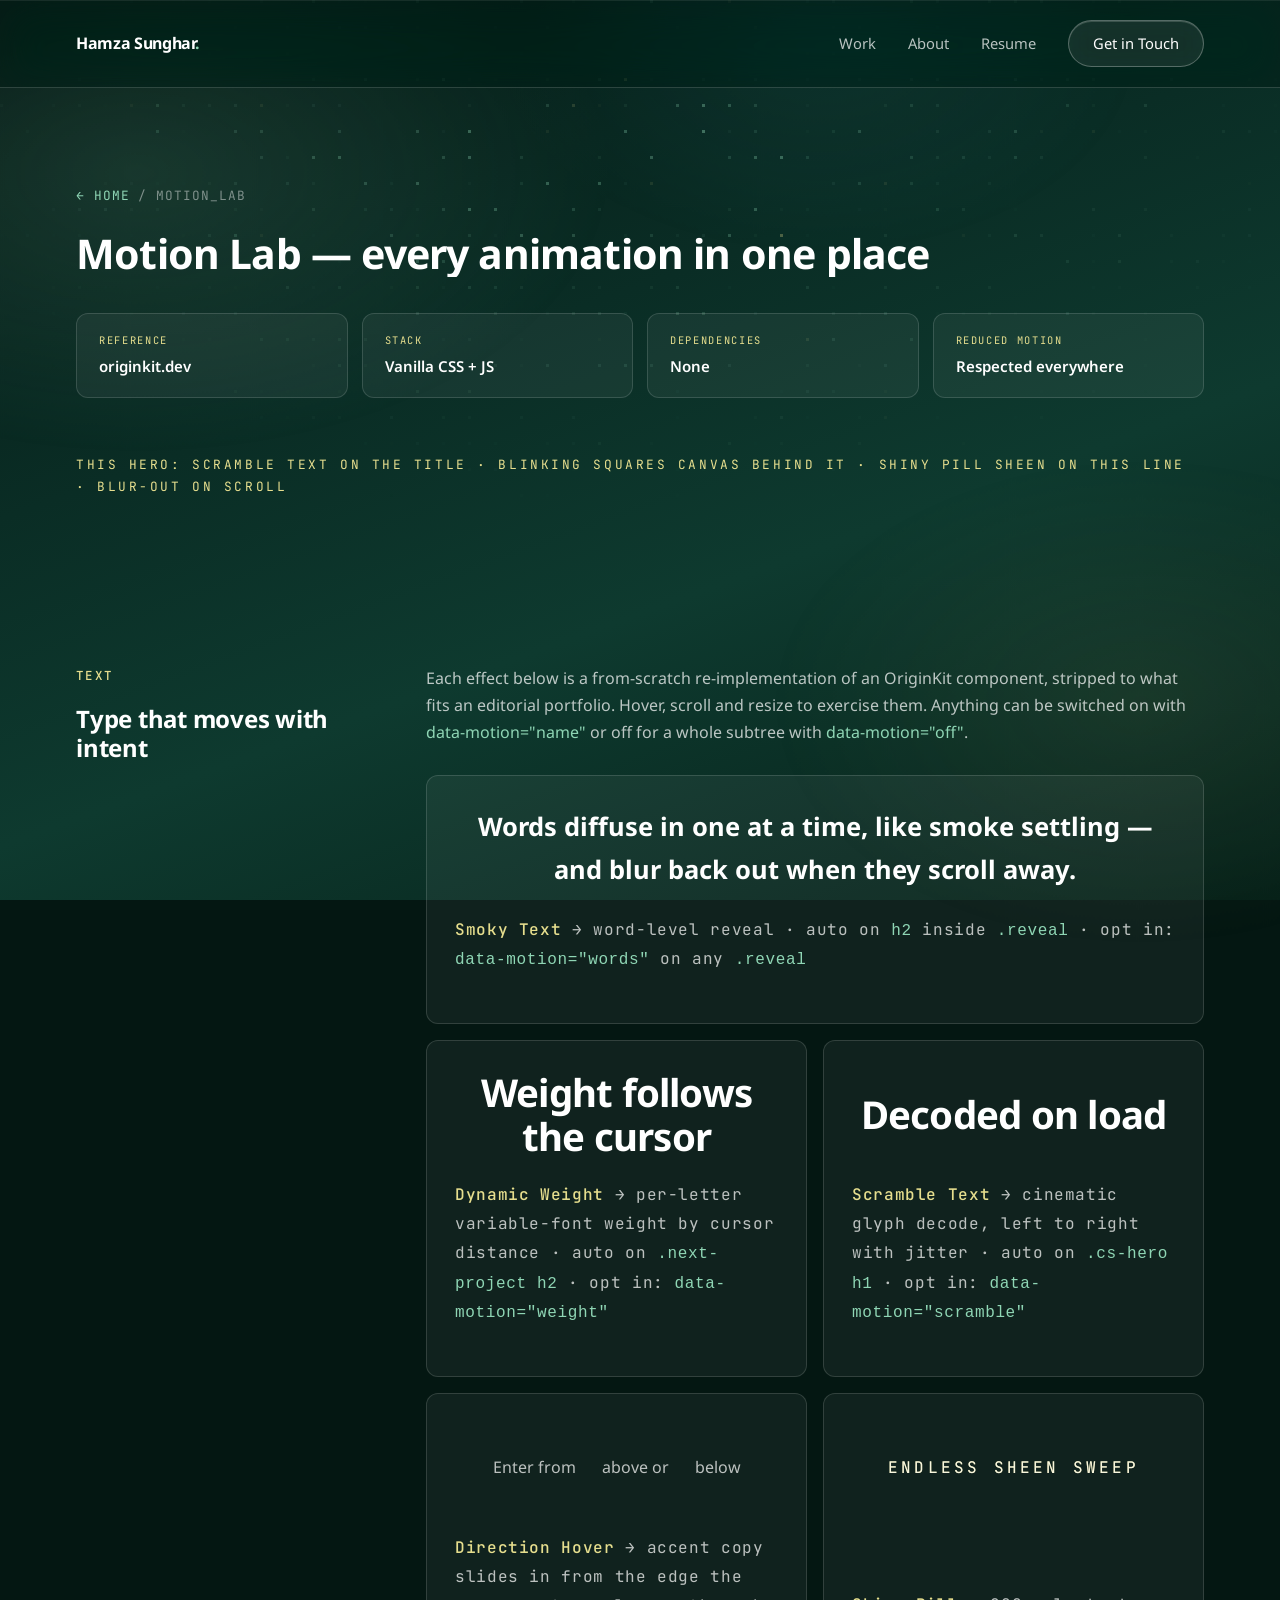
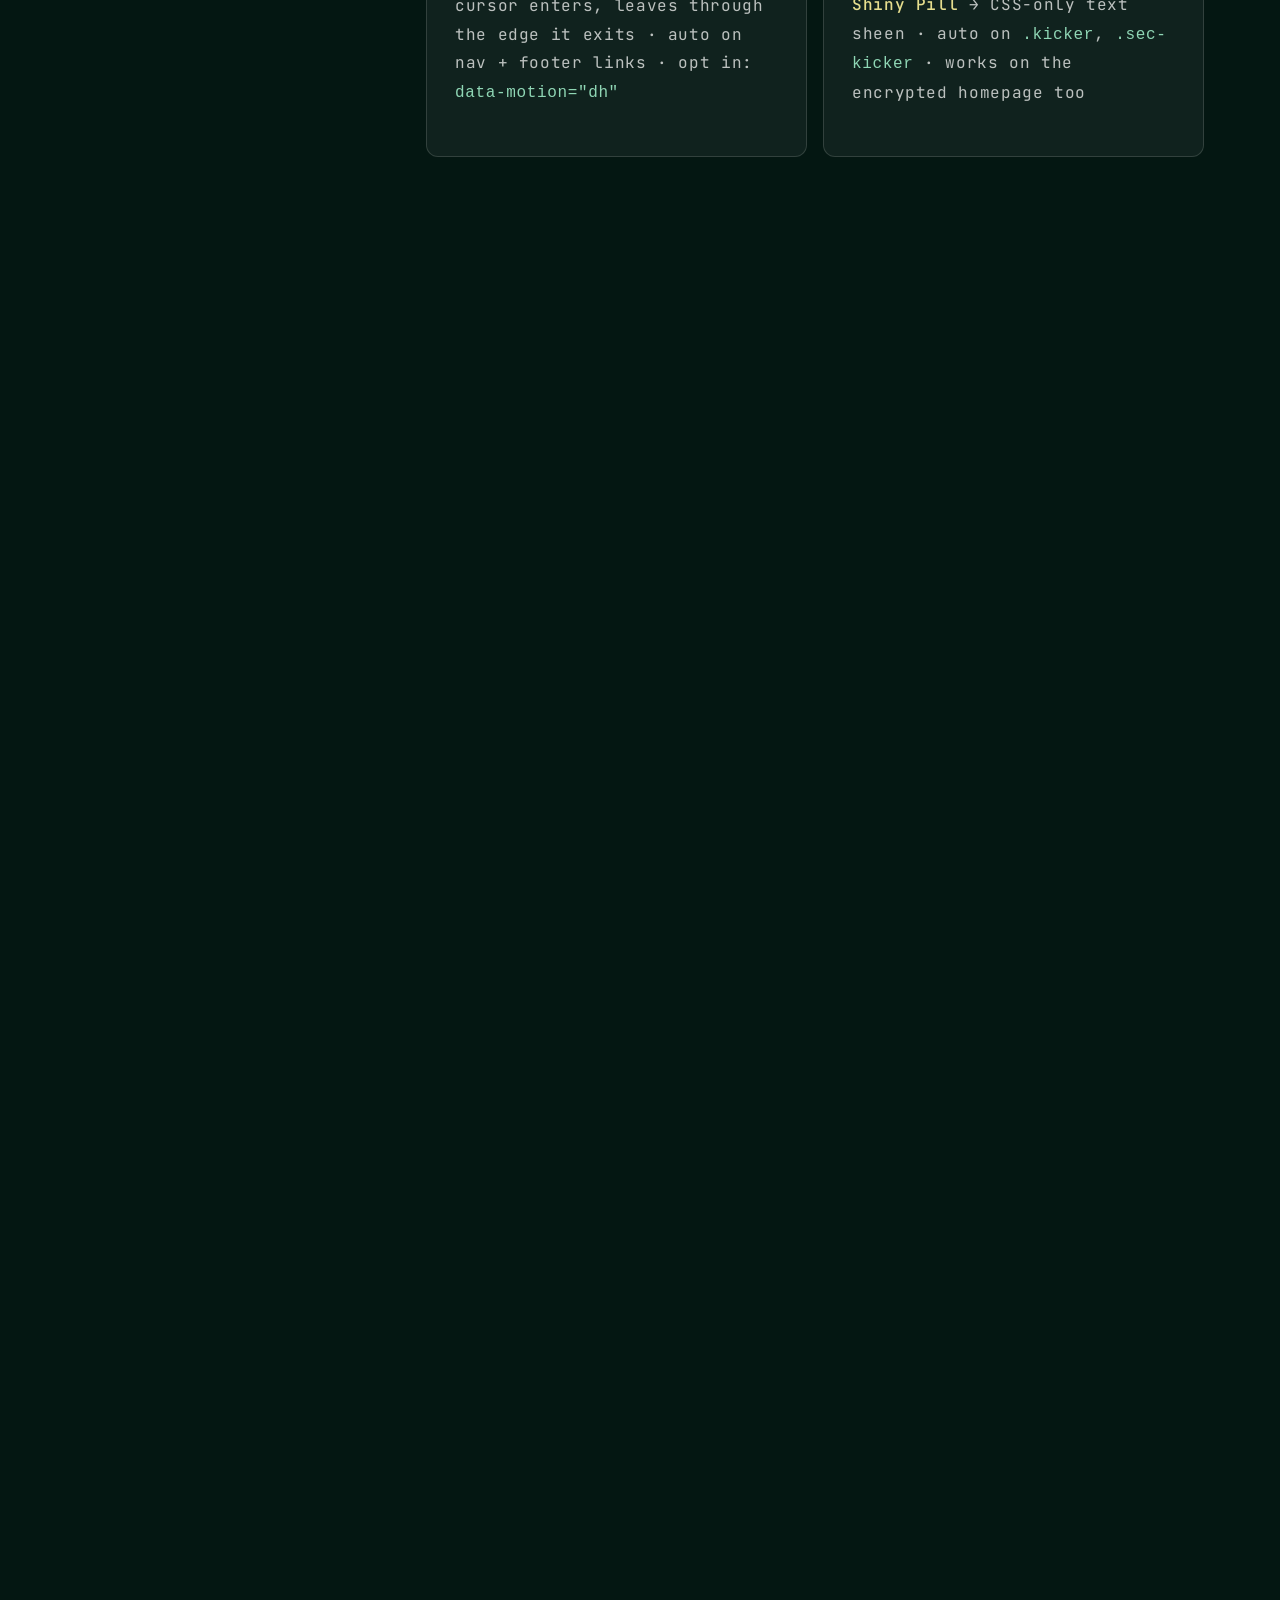
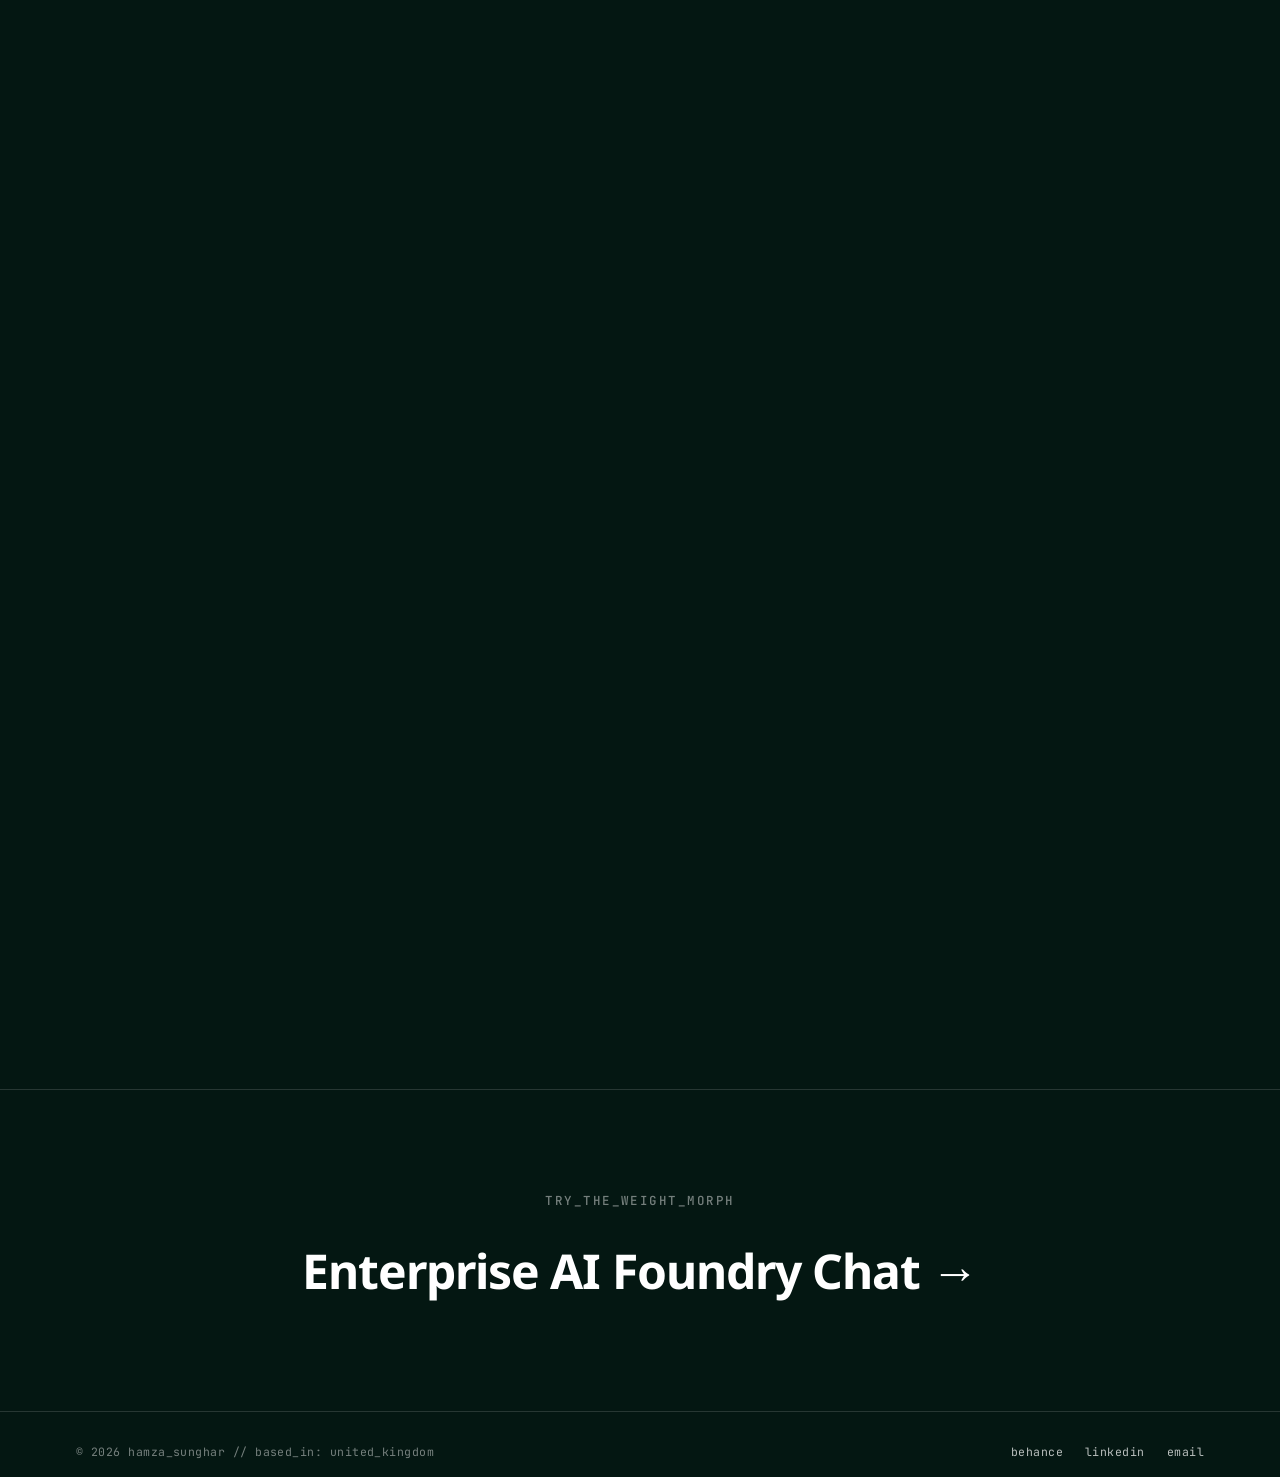
<file: motion.html>
<!DOCTYPE html>
<html lang="en">
<head>
  <meta charset="UTF-8">
  <meta name="viewport" content="width=device-width, initial-scale=1.0">
  <title>Motion Lab — Hamza Sunghar</title>
  <meta name="description" content="Reference page for the portfolio's motion layer: every animation, where it comes from, and how to apply it.">
  <meta name="robots" content="noindex">
  <link rel="preconnect" href="https://fonts.googleapis.com">
  <link rel="preconnect" href="https://fonts.gstatic.com" crossorigin>
  <link href="https://fonts.googleapis.com/css2?family=Noto+Sans:wght@400..900&family=JetBrains+Mono:wght@400;500;600&display=swap" rel="stylesheet">
  <link rel="stylesheet" href="styles.css">
  <style>
    .lab-grid { display: grid; grid-template-columns: 1fr 1fr; gap: 16px; margin-top: 28px; }
    .lab-card {
      background: var(--card); border: 1px solid var(--line); border-radius: var(--radius-sm);
      padding: 28px; min-height: 180px; display: flex; flex-direction: column; justify-content: space-between; gap: 22px;
    }
    .lab-card--wide { grid-column: 1 / -1; }
    .lab-demo { display: flex; align-items: center; justify-content: center; min-height: 90px; text-align: center; }
    .lab-demo h3 { font-size: clamp(1.6rem, 3vw, 2.4rem); font-weight: 700; letter-spacing: -0.02em; line-height: 1.15; }
    .lab-meta { font-family: var(--font-mono); font-size: 0.68rem; color: var(--ink-faint); letter-spacing: 0.04em; line-height: 1.8; }
    .lab-meta b { color: var(--sand); font-weight: 500; }
    .lab-meta code { color: var(--accent); }
    .lab-links { display: flex; gap: 26px; font-size: 1rem; color: var(--ink-soft); }
    .lab-cta { display: flex; gap: 14px; flex-wrap: wrap; justify-content: center; }
    .lab-img { width: 100%; max-width: 520px; }
    .lab-img img { width: 100%; border-radius: var(--radius-sm); border: 1px solid var(--line); }
    @media (max-width: 900px) { .lab-grid { grid-template-columns: 1fr; } }
  </style>
</head>
<body>

  <nav class="nav">
    <div class="nav-inner">
      <a href="index.html" class="nav-logo">Hamza Sunghar<span>.</span></a>
      <div class="nav-links">
        <a href="index.html#work">Work</a>
        <a href="index.html#about">About</a>
        <a href="Hamza-Sunghar-CV.pdf" target="_blank" rel="noopener" class="hide-mobile">Resume</a>
        <a href="mailto:hsunghardesign@gmail.com" class="nav-cta">Get in Touch</a>
      </div>
      <button class="nav-burger" aria-label="Open menu" aria-expanded="false"><span></span><span></span></button>
    </div>
  </nav>

  <header class="cs-hero">
    <div class="wrap">
      <p class="crumb reveal"><a href="index.html">← home</a> / motion_lab</p>
      <h1 class="reveal">Motion Lab — every animation in one place</h1>
      <dl class="cs-meta reveal">
        <div><dt>Reference</dt><dd>originkit.dev</dd></div>
        <div><dt>Stack</dt><dd>Vanilla CSS + JS</dd></div>
        <div><dt>Dependencies</dt><dd>None</dd></div>
        <div><dt>Reduced motion</dt><dd>Respected everywhere</dd></div>
      </dl>
      <p class="kicker">This hero: Scramble Text on the title · Blinking Squares canvas behind it · Shiny Pill sheen on this line · blur-out on scroll</p>
    </div>
  </header>

  <section class="cs-section">
    <div class="wrap inner">
      <div class="side reveal">
        <p class="label">Text</p>
        <h2>Type that moves with intent</h2>
      </div>
      <div class="cs-prose reveal">
        <p>Each effect below is a from-scratch re-implementation of an OriginKit component, stripped to what fits an editorial portfolio. Hover, scroll and resize to exercise them. Anything can be switched on with <em>data-motion="name"</em> or off for a whole subtree with <em>data-motion="off"</em>.</p>
        <div class="lab-grid">
          <div class="lab-card lab-card--wide">
            <div class="lab-demo"><h2 class="reveal">Words diffuse in one at a time, like smoke settling — and blur back out when they scroll away.</h2></div>
            <p class="lab-meta"><b>Smoky Text</b> → word-level reveal · auto on <code>h2</code> inside <code>.reveal</code> · opt in: <code>data-motion="words"</code> on any <code>.reveal</code></p>
          </div>
          <div class="lab-card">
            <div class="lab-demo"><h3 data-motion="weight">Weight follows the cursor</h3></div>
            <p class="lab-meta"><b>Dynamic Weight</b> → per-letter variable-font weight by cursor distance · auto on <code>.next-project h2</code> · opt in: <code>data-motion="weight"</code></p>
          </div>
          <div class="lab-card">
            <div class="lab-demo"><h3 data-motion="scramble">Decoded on load</h3></div>
            <p class="lab-meta"><b>Scramble Text</b> → cinematic glyph decode, left to right with jitter · auto on <code>.cs-hero h1</code> · opt in: <code>data-motion="scramble"</code></p>
          </div>
          <div class="lab-card">
            <div class="lab-demo"><nav class="lab-links footer-links"><a href="#">Enter from</a><a href="#">above or</a><a href="#">below</a></nav></div>
            <p class="lab-meta"><b>Direction Hover</b> → accent copy slides in from the edge the cursor enters, leaves through the edge it exits · auto on nav + footer links · opt in: <code>data-motion="dh"</code></p>
          </div>
          <div class="lab-card">
            <div class="lab-demo"><p class="kicker" style="margin:0">Endless sheen sweep</p></div>
            <p class="lab-meta"><b>Shiny Pill</b> → CSS-only text sheen · auto on <code>.kicker</code>, <code>.sec-kicker</code> · works on the encrypted homepage too</p>
          </div>
        </div>
      </div>
    </div>
  </section>

  <section class="cs-section">
    <div class="wrap inner">
      <div class="side reveal">
        <p class="label">Images</p>
        <h2>Reveals that earn the wait</h2>
      </div>
      <div class="cs-prose reveal">
        <div class="lab-grid">
          <div class="lab-card">
            <div class="lab-demo"><figure class="lab-img cs-cover"><img src="images/ds-hero.png" alt="Design system hero" loading="lazy"></figure></div>
            <p class="lab-meta"><b>Pixel Reveal</b> + <b>press tilt</b> → grid of squares dissolves with a glowing ragged edge, then the cover tilts under the cursor · auto on <code>.cs-cover</code>, <code>.full-img</code>, <code>.gallery img</code> · opt in: <code>data-motion="pixel tilt"</code></p>
          </div>
          <div class="lab-card">
            <div class="lab-demo"><div class="gallery two lab-img" style="margin:0"><figure><img src="images/kb-cover.png" alt="Knowledge hub cover" loading="lazy"></figure><figure><img src="images/ai-foundry-cover.png" alt="AI Foundry cover" loading="lazy"></figure></div></div>
            <p class="lab-meta"><b>Pixel Reveal</b> → sweep direction alternates (right, down, left, up) per image so a gallery never reveals in lockstep</p>
          </div>
        </div>
      </div>
    </div>
  </section>

  <section class="cs-section">
    <div class="wrap inner">
      <div class="side reveal">
        <p class="label">Surfaces</p>
        <h2>Cards that answer the cursor</h2>
      </div>
      <div class="cs-prose reveal">
        <div class="stats">
          <div class="stat"><b>250+</b><span>components in the OriginKit library used as reference</span></div>
          <div class="stat"><b>10</b><span>effects re-implemented here without a single dependency</span></div>
          <div class="stat"><b>4.6/5</b><span>decimals and suffixes survive the count-up intact</span></div>
          <div class="stat"><b>1,200</b><span>thousands separators too</span></div>
        </div>
        <p class="lab-meta" style="margin-top:14px"><b>Spotlight</b> → cursor-following radial glow · auto on <code>.stat</code>, <code>.persona</code>, <code>.kqs-card</code>, <code>.cs-meta > div</code>, <code>.callout</code> · opt in: <code>data-motion="spot"</code><br><b>Count-up</b> → numbers tick up on first view · auto on <code>.stat b</code> · opt in: <code>data-motion="count"</code></p>
        <div class="callout"><b>Callouts</b> get the same spotlight. Everything here also works with keyboard focus and on touch, where the cursor effects simply stay quiet.</div>
      </div>
    </div>
  </section>

  <section class="cs-section">
    <div class="wrap inner">
      <div class="side reveal">
        <p class="label">Buttons</p>
        <h2>Pull, then let go</h2>
      </div>
      <div class="cs-prose reveal">
        <div class="lab-grid">
          <div class="lab-card lab-card--wide">
            <div class="lab-demo lab-cta">
              <a href="#" class="btn">Primary button</a>
              <a href="#" class="btn-ghost">Ghost button</a>
              <a href="#" class="nav-cta">Nav pill</a>
            </div>
            <p class="lab-meta"><b>Magnetic</b> → buttons lean toward the cursor and spring back on leave · <b>Sheen</b> → CSS-only light sweep every few seconds · auto on <code>.btn</code>, <code>.btn-ghost</code>, <code>.nav-cta</code> · opt in: <code>data-motion="magnetic"</code></p>
          </div>
        </div>
      </div>
    </div>
  </section>

  <section class="cs-section">
    <div class="wrap inner">
      <div class="side reveal">
        <p class="label">Backdrop</p>
        <h2>Always on, never loud</h2>
      </div>
      <div class="cs-prose reveal">
        <p><strong>Aurora drift</strong> — three soft radial glows drift behind every page on a 34-second loop (CSS-only, so the homepage has it too).</p>
        <p><strong>Blinking Squares</strong> — the hero grid twinkles at 30fps, thins out toward the bottom, brightens in a halo around the cursor, and pauses when scrolled away or when the tab is hidden. Canvas resolution is capped at 1.5× so it stays cheap on high-DPI handhelds.</p>
        <p><strong>Scroll hint</strong> — a pulse travels down the hero's hairline instead of a static gradient.</p>
        <ul>
          <li>Opt out per subtree: <em>data-motion="off"</em></li>
          <li>Reduced-motion users get the final state of everything immediately</li>
          <li>Touch devices skip the cursor-driven effects and keep the scroll-driven ones</li>
        </ul>
      </div>
    </div>
  </section>

  <section class="next-project">
    <p class="label">try_the_weight_morph</p>
    <a href="case-ai-foundry.html"><h2>Enterprise AI Foundry Chat →</h2></a>
  </section>

  <footer class="footer">
    <div class="footer-inner">
      <span>© 2026 hamza_sunghar // based_in: united_kingdom</span>
      <div class="footer-links">
        <a href="https://www.behance.net/HSMDesigner" target="_blank" rel="noopener">behance</a>
        <a href="https://www.linkedin.com/in/hamza-sunghar/" target="_blank" rel="noopener">linkedin</a>
        <a href="mailto:hsunghardesign@gmail.com">email</a>
      </div>
    </div>
  </footer>

  <script src="motion.js" defer></script>
</body>
</html>
</file>
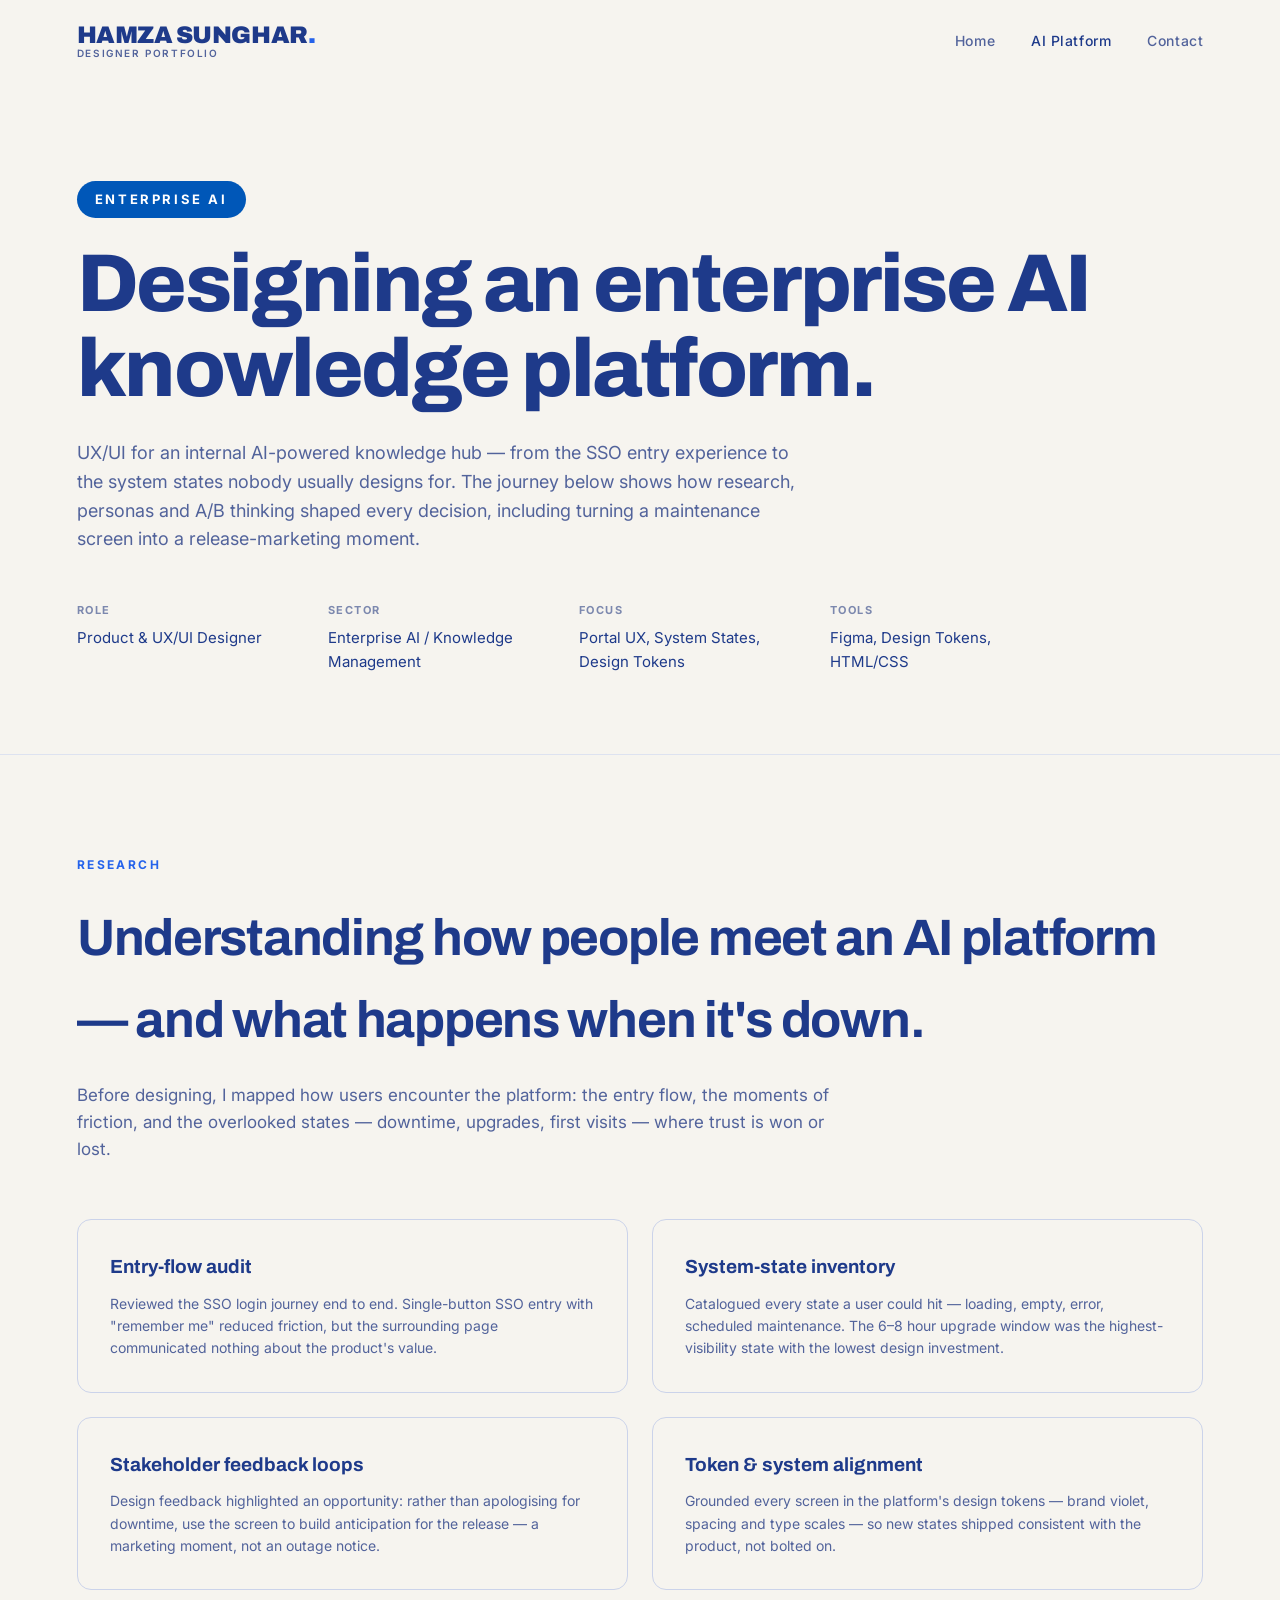
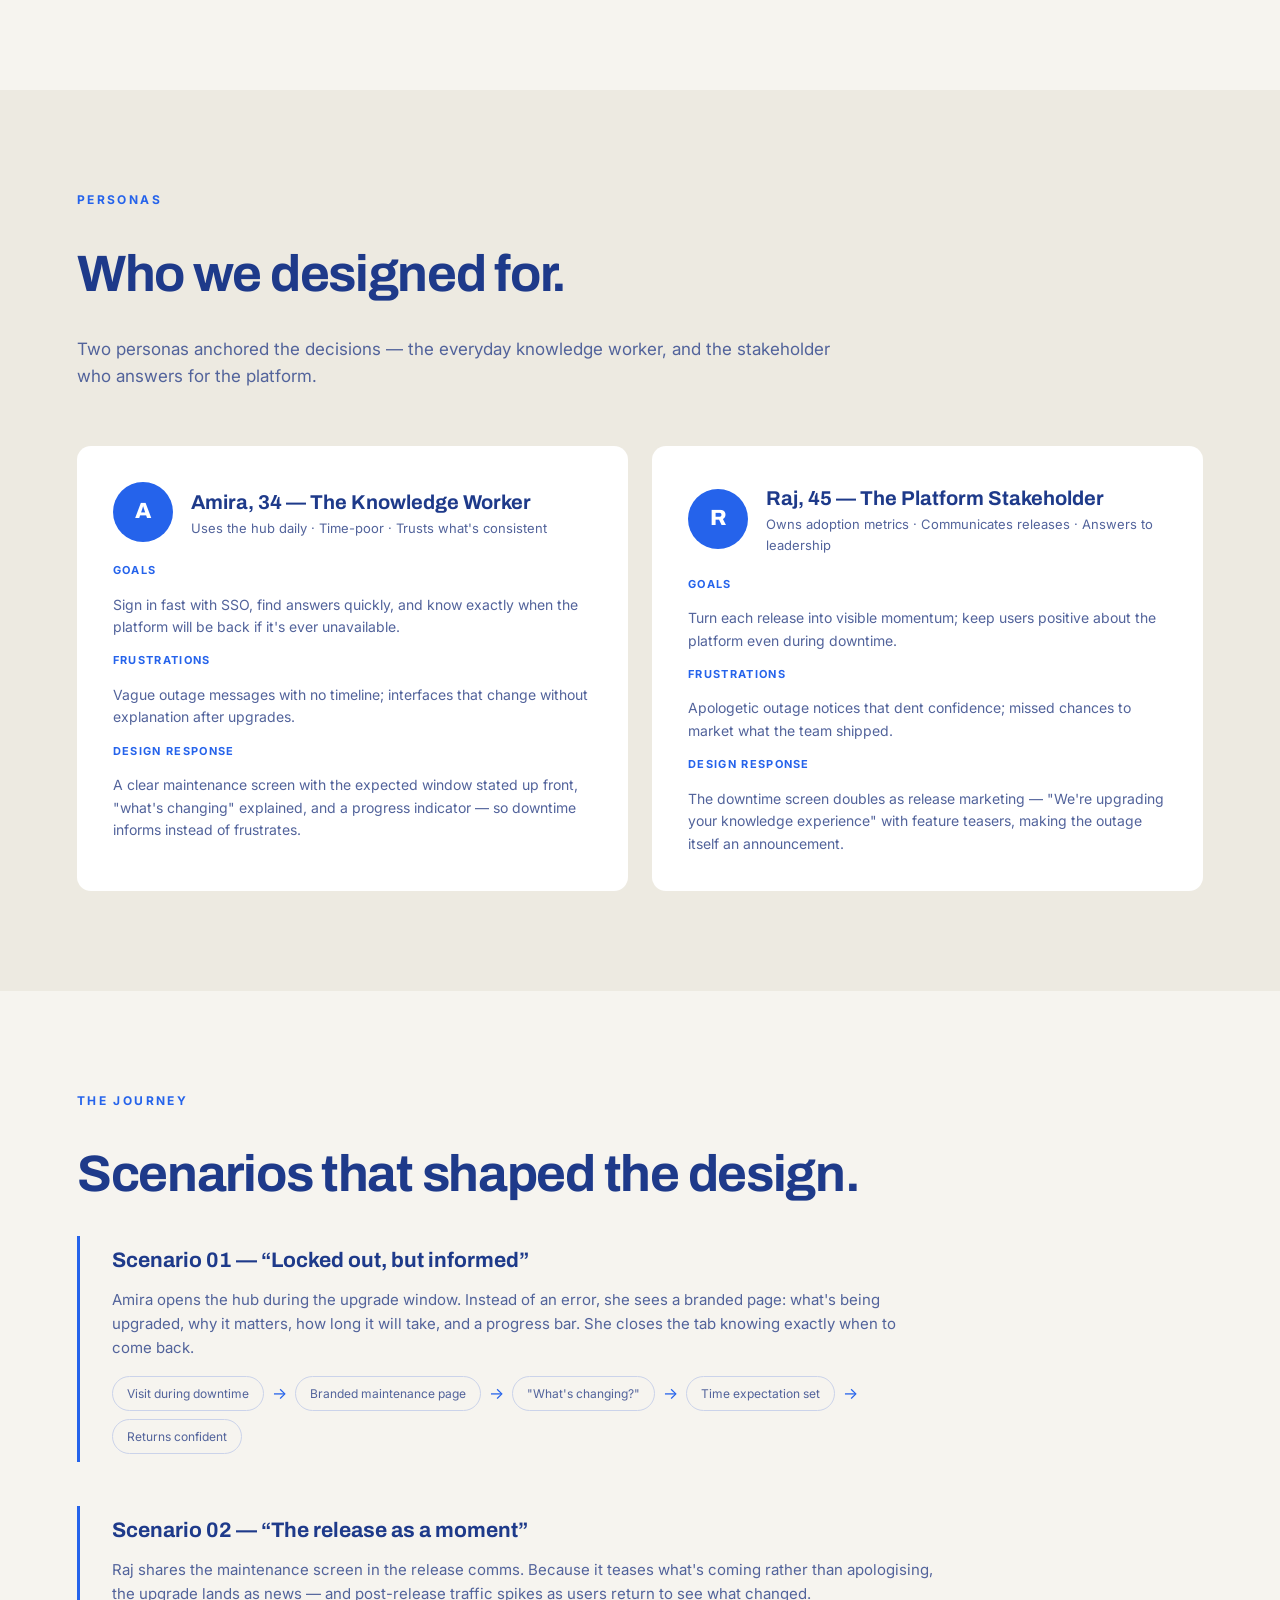
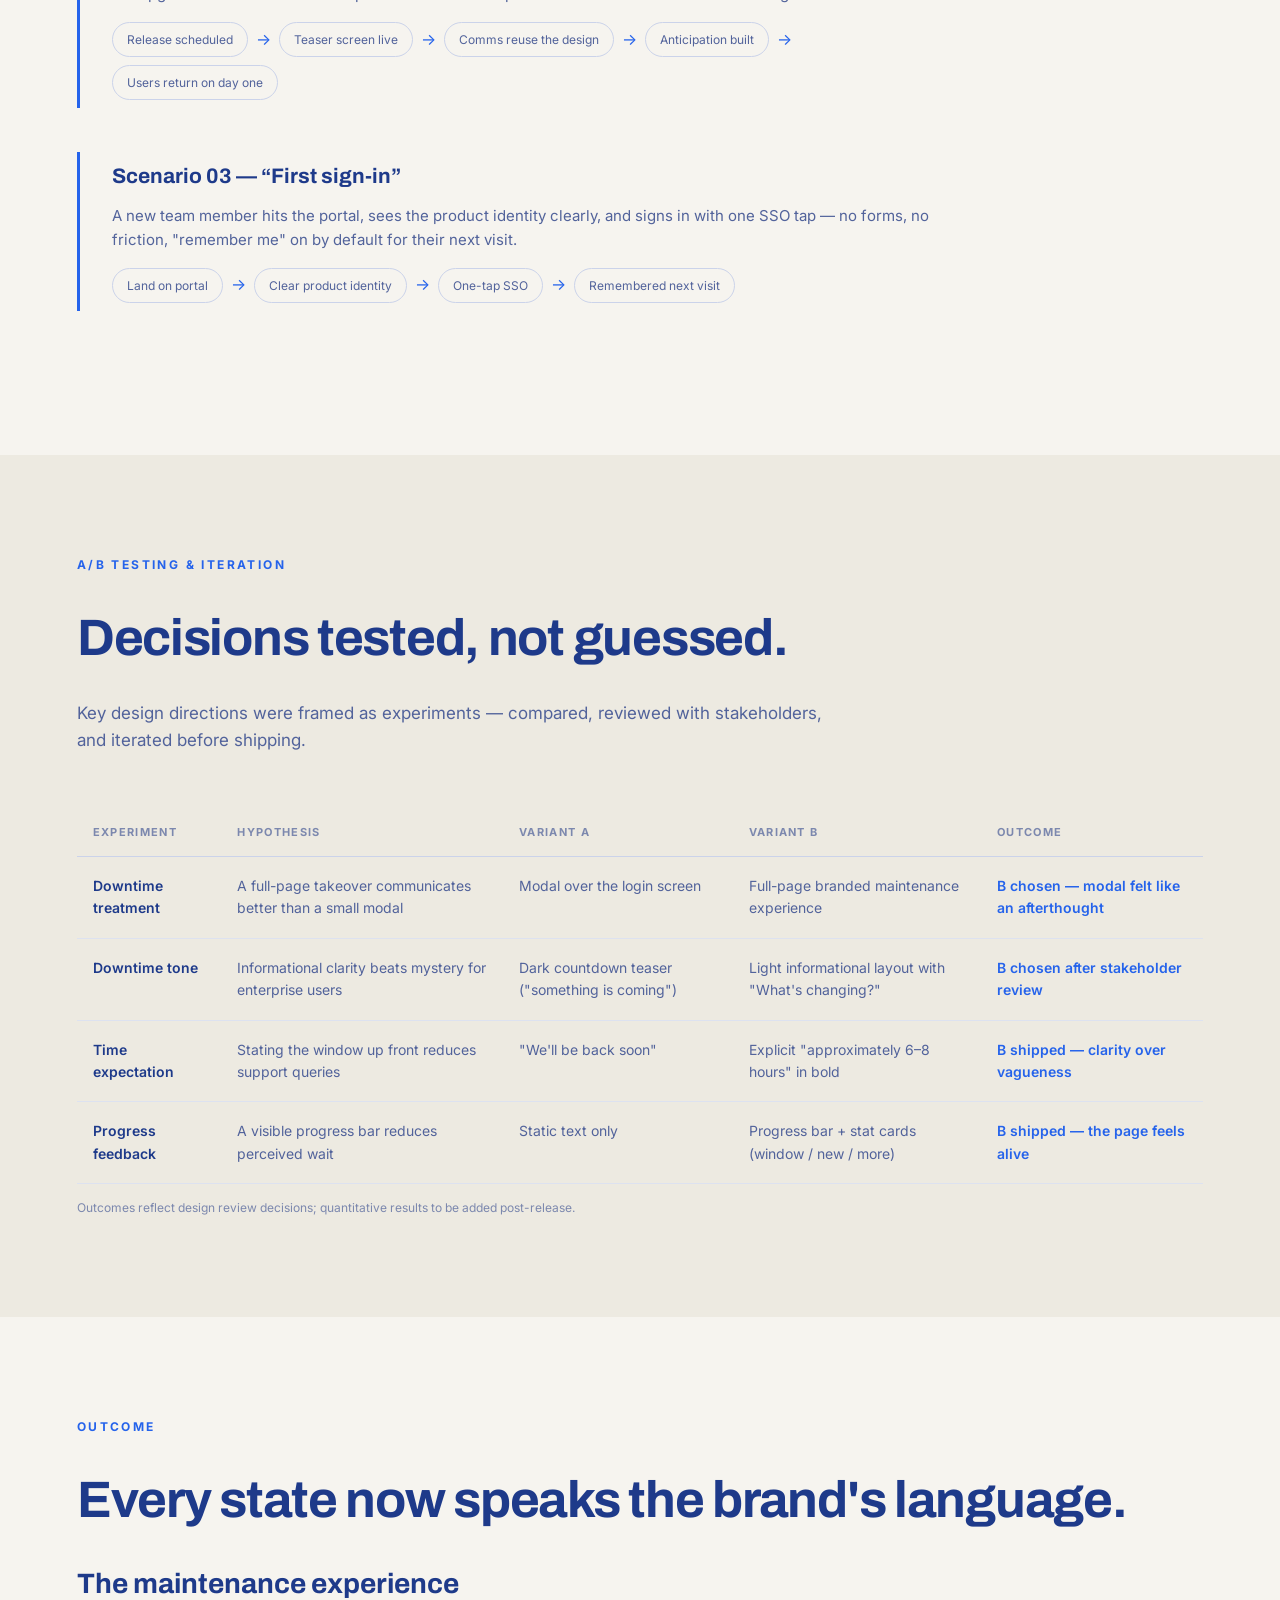
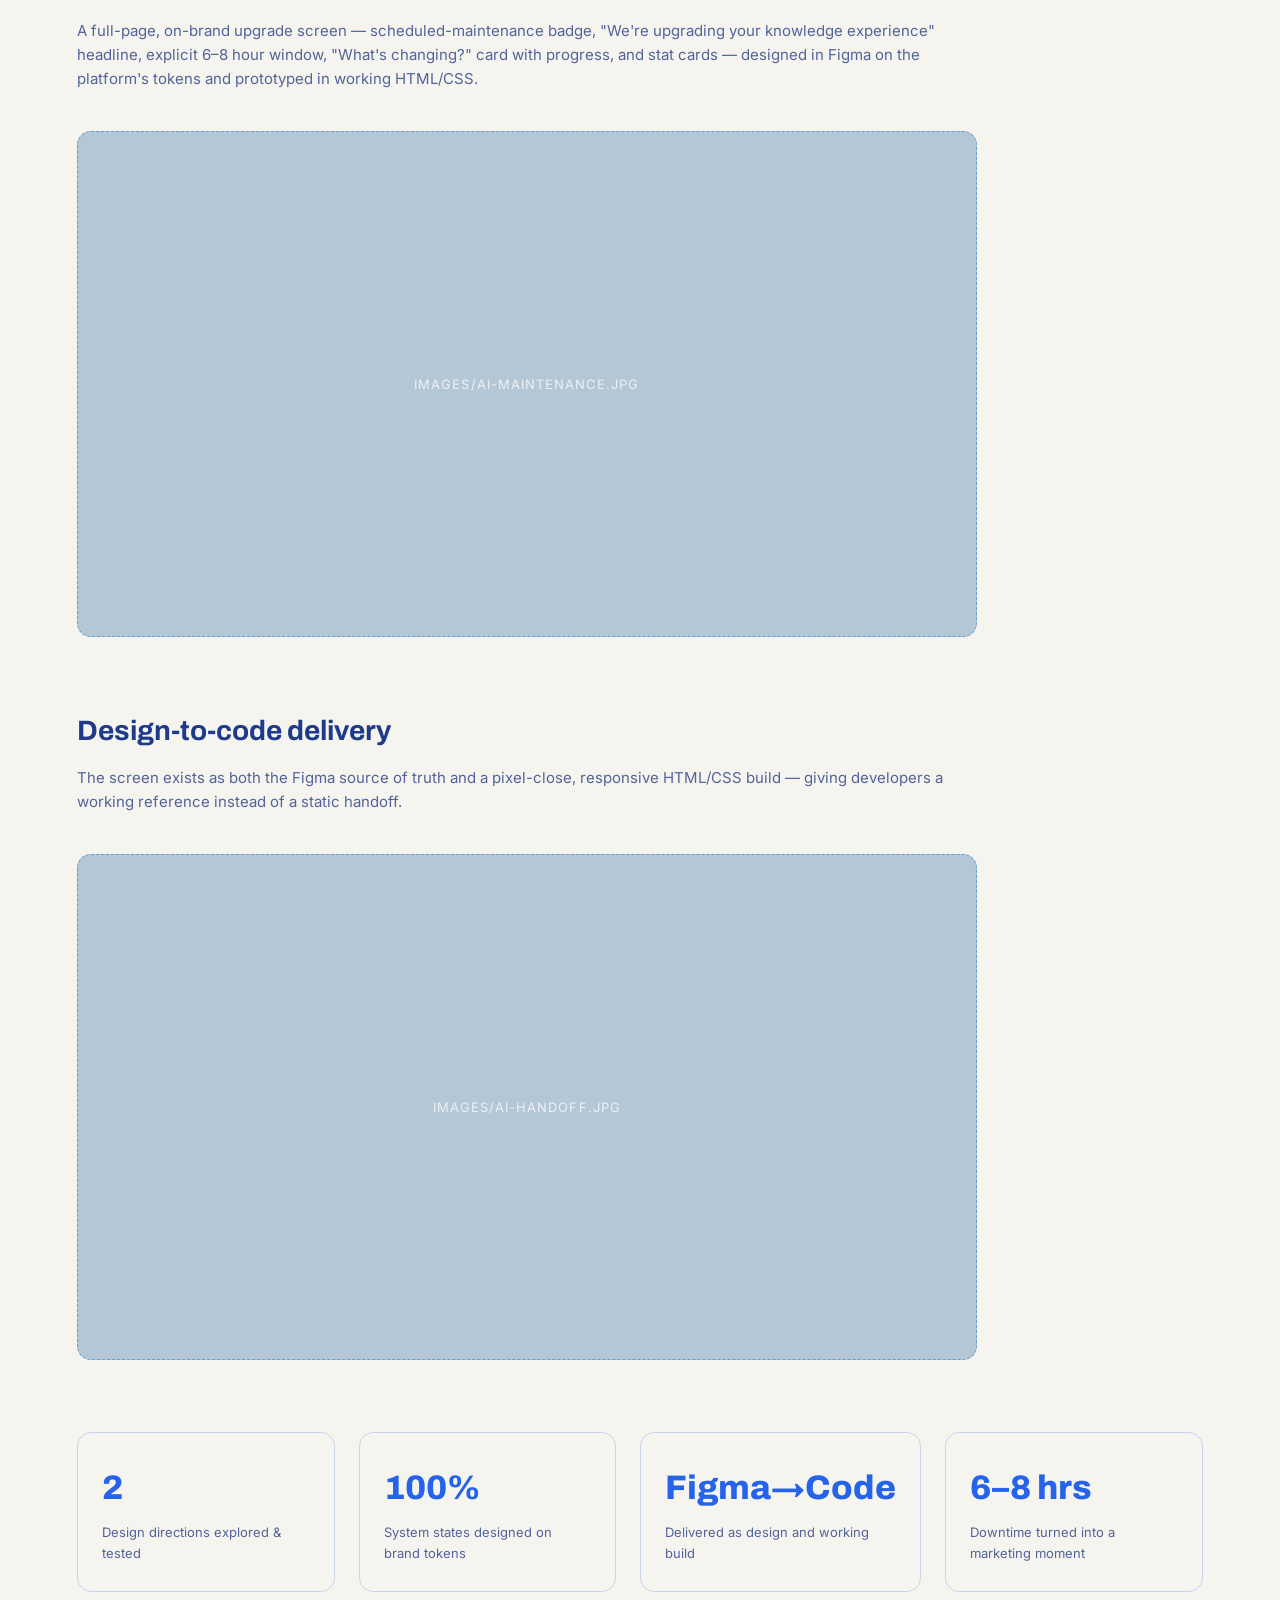
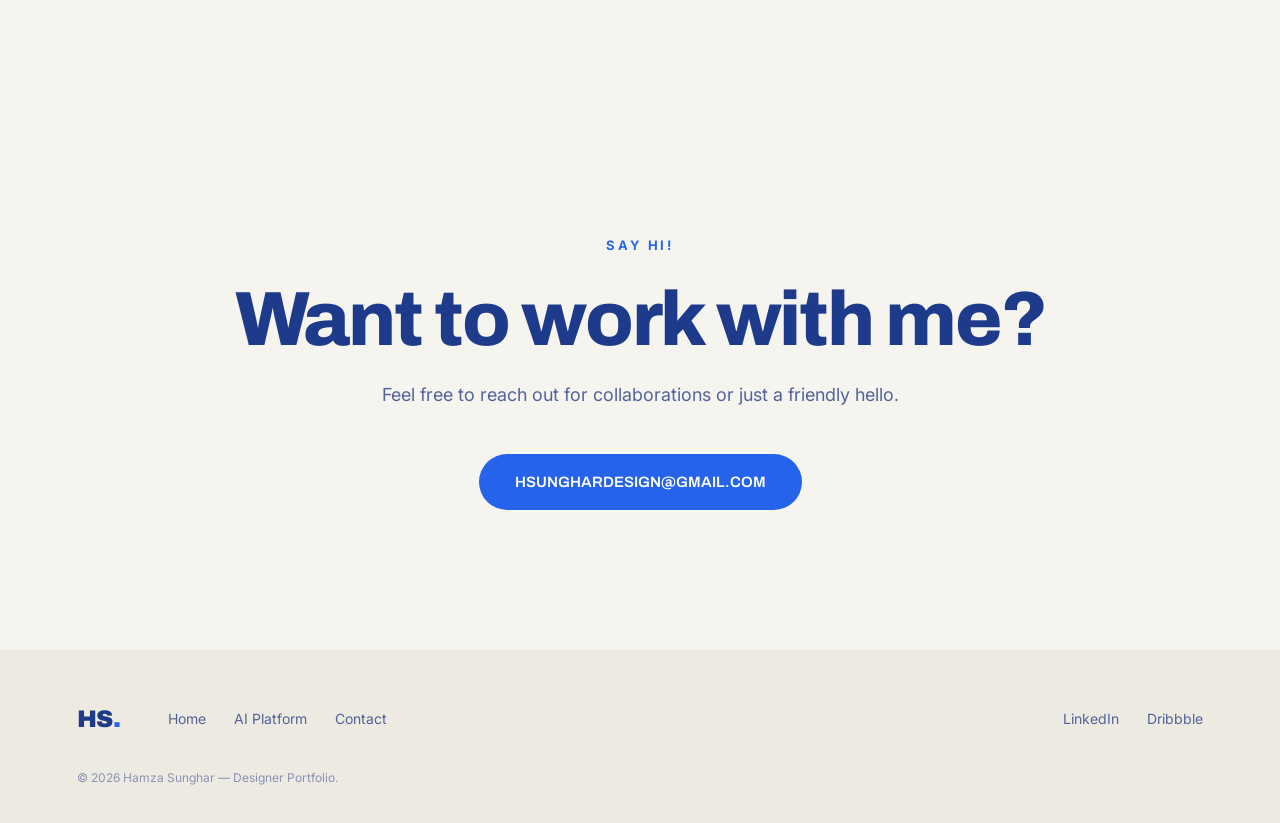
<file: work-ai-platform.html>
<!DOCTYPE html>
<html lang="en">
<head>
  <meta charset="UTF-8">
  <meta name="viewport" content="width=device-width, initial-scale=1.0">
  <title>Enterprise AI Knowledge Platform — UX/UI · Hamza Sunghar</title>
  <meta name="description" content="Case study: designing the UX/UI for an enterprise AI knowledge platform — research, personas, A/B testing and system-state design.">
  <meta name="theme-color" content="#F6F4EF">
  <link rel="preconnect" href="https://fonts.googleapis.com">
  <link rel="preconnect" href="https://fonts.gstatic.com" crossorigin>
  <link href="https://fonts.googleapis.com/css2?family=Archivo:wght@400;500;600;700;800;900&family=Inter:wght@400;500;600&display=swap" rel="stylesheet">
  <link rel="stylesheet" href="style.css">
</head>
<body>

  <header class="nav" id="top">
    <a class="nav__logo" href="index.html">HAMZA SUNGHAR<span>.</span><small>DESIGNER PORTFOLIO</small></a>
    <nav class="nav__links" id="navLinks">
      <a href="index.html">Home</a>
      <a href="work-ai-platform.html" class="is-active">AI Platform</a>
      <a href="#contact">Contact</a>
    </nav>
    <button class="nav__burger" id="burger" aria-label="Open menu" aria-expanded="false">
      <span></span><span></span>
    </button>
  </header>

  <!-- ============ CASE HERO ============ -->
  <section class="case-hero">
    <span class="case-hero__brand case-hero__brand--wesleyan">Enterprise AI</span>
    <h1>Designing an enterprise AI knowledge platform.</h1>
    <p class="case-hero__intro">
      UX/UI for an internal AI-powered knowledge hub — from the SSO entry experience to the
      system states nobody usually designs for. The journey below shows how research,
      personas and A/B thinking shaped every decision, including turning a maintenance
      screen into a release-marketing moment.
    </p>
    <div class="case-hero__facts">
      <div><h4>Role</h4><p>Product &amp; UX/UI Designer</p></div>
      <div><h4>Sector</h4><p>Enterprise AI / Knowledge Management</p></div>
      <div><h4>Focus</h4><p>Portal UX, System States, Design Tokens</p></div>
      <div><h4>Tools</h4><p>Figma, Design Tokens, HTML/CSS</p></div>
    </div>
  </section>

  <!-- ============ RESEARCH ============ -->
  <section class="case-section" id="research">
    <span class="section-label">Research</span>
    <h2>Understanding how people meet an AI platform — and what happens when it's down.</h2>
    <p class="lede">
      Before designing, I mapped how users encounter the platform: the entry flow, the
      moments of friction, and the overlooked states — downtime, upgrades, first visits —
      where trust is won or lost.
    </p>
    <div class="research-grid">
      <article>
        <h3>Entry-flow audit</h3>
        <p>Reviewed the SSO login journey end to end. Single-button SSO entry with "remember me" reduced friction, but the surrounding page communicated nothing about the product's value.</p>
      </article>
      <article>
        <h3>System-state inventory</h3>
        <p>Catalogued every state a user could hit — loading, empty, error, scheduled maintenance. The 6–8 hour upgrade window was the highest-visibility state with the lowest design investment.</p>
      </article>
      <article>
        <h3>Stakeholder feedback loops</h3>
        <p>Design feedback highlighted an opportunity: rather than apologising for downtime, use the screen to build anticipation for the release — a marketing moment, not an outage notice.</p>
      </article>
      <article>
        <h3>Token &amp; system alignment</h3>
        <p>Grounded every screen in the platform's design tokens — brand violet, spacing and type scales — so new states shipped consistent with the product, not bolted on.</p>
      </article>
    </div>
  </section>

  <!-- ============ PERSONAS ============ -->
  <section class="case-section case-section--alt" id="personas">
    <span class="section-label">Personas</span>
    <h2>Who we designed for.</h2>
    <p class="lede">Two personas anchored the decisions — the everyday knowledge worker, and the stakeholder who answers for the platform.</p>
    <div class="personas">
      <div class="persona">
        <div class="persona__head">
          <div class="persona__avatar">A</div>
          <div><h3>Amira, 34 — The Knowledge Worker</h3><p>Uses the hub daily · Time-poor · Trusts what's consistent</p></div>
        </div>
        <dl>
          <dt>Goals</dt>
          <dd>Sign in fast with SSO, find answers quickly, and know exactly when the platform will be back if it's ever unavailable.</dd>
          <dt>Frustrations</dt>
          <dd>Vague outage messages with no timeline; interfaces that change without explanation after upgrades.</dd>
          <dt>Design response</dt>
          <dd>A clear maintenance screen with the expected window stated up front, "what's changing" explained, and a progress indicator — so downtime informs instead of frustrates.</dd>
        </dl>
      </div>
      <div class="persona">
        <div class="persona__head">
          <div class="persona__avatar">R</div>
          <div><h3>Raj, 45 — The Platform Stakeholder</h3><p>Owns adoption metrics · Communicates releases · Answers to leadership</p></div>
        </div>
        <dl>
          <dt>Goals</dt>
          <dd>Turn each release into visible momentum; keep users positive about the platform even during downtime.</dd>
          <dt>Frustrations</dt>
          <dd>Apologetic outage notices that dent confidence; missed chances to market what the team shipped.</dd>
          <dt>Design response</dt>
          <dd>The downtime screen doubles as release marketing — "We're upgrading your knowledge experience" with feature teasers, making the outage itself an announcement.</dd>
        </dl>
      </div>
    </div>
  </section>

  <!-- ============ JOURNEY / SCENARIOS ============ -->
  <section class="case-section" id="scenarios">
    <span class="section-label">The Journey</span>
    <h2>Scenarios that shaped the design.</h2>

    <div class="scenario">
      <h3>Scenario 01 — &ldquo;Locked out, but informed&rdquo;</h3>
      <p>Amira opens the hub during the upgrade window. Instead of an error, she sees a branded page: what's being upgraded, why it matters, how long it will take, and a progress bar. She closes the tab knowing exactly when to come back.</p>
      <div class="flow">
        <span>Visit during downtime</span><em>→</em><span>Branded maintenance page</span><em>→</em><span>"What's changing?"</span><em>→</em><span>Time expectation set</span><em>→</em><span>Returns confident</span>
      </div>
    </div>

    <div class="scenario">
      <h3>Scenario 02 — &ldquo;The release as a moment&rdquo;</h3>
      <p>Raj shares the maintenance screen in the release comms. Because it teases what's coming rather than apologising, the upgrade lands as news — and post-release traffic spikes as users return to see what changed.</p>
      <div class="flow">
        <span>Release scheduled</span><em>→</em><span>Teaser screen live</span><em>→</em><span>Comms reuse the design</span><em>→</em><span>Anticipation built</span><em>→</em><span>Users return on day one</span>
      </div>
    </div>

    <div class="scenario">
      <h3>Scenario 03 — &ldquo;First sign-in&rdquo;</h3>
      <p>A new team member hits the portal, sees the product identity clearly, and signs in with one SSO tap — no forms, no friction, "remember me" on by default for their next visit.</p>
      <div class="flow">
        <span>Land on portal</span><em>→</em><span>Clear product identity</span><em>→</em><span>One-tap SSO</span><em>→</em><span>Remembered next visit</span>
      </div>
    </div>
  </section>

  <!-- ============ A/B TESTING ============ -->
  <section class="case-section case-section--alt" id="ab-testing">
    <span class="section-label">A/B Testing &amp; Iteration</span>
    <h2>Decisions tested, not guessed.</h2>
    <p class="lede">
      Key design directions were framed as experiments — compared, reviewed with
      stakeholders, and iterated before shipping.
    </p>
    <table class="ab-table">
      <thead>
        <tr><th>Experiment</th><th>Hypothesis</th><th>Variant A</th><th>Variant B</th><th>Outcome</th></tr>
      </thead>
      <tbody>
        <tr>
          <td>Downtime treatment</td>
          <td>A full-page takeover communicates better than a small modal</td>
          <td>Modal over the login screen</td>
          <td>Full-page branded maintenance experience</td>
          <td class="win">B chosen — modal felt like an afterthought</td>
        </tr>
        <tr>
          <td>Downtime tone</td>
          <td>Informational clarity beats mystery for enterprise users</td>
          <td>Dark countdown teaser ("something is coming")</td>
          <td>Light informational layout with "What's changing?"</td>
          <td class="win">B chosen after stakeholder review</td>
        </tr>
        <tr>
          <td>Time expectation</td>
          <td>Stating the window up front reduces support queries</td>
          <td>"We'll be back soon"</td>
          <td>Explicit "approximately 6–8 hours" in bold</td>
          <td class="win">B shipped — clarity over vagueness</td>
        </tr>
        <tr>
          <td>Progress feedback</td>
          <td>A visible progress bar reduces perceived wait</td>
          <td>Static text only</td>
          <td>Progress bar + stat cards (window / new / more)</td>
          <td class="win">B shipped — the page feels alive</td>
        </tr>
      </tbody>
    </table>
    <p class="table-note">Outcomes reflect design review decisions; quantitative results to be added post-release.</p>
  </section>

  <!-- ============ OUTCOME ============ -->
  <section class="case-section" id="delivered">
    <span class="section-label">Outcome</span>
    <h2>Every state now speaks the brand's language.</h2>

    <div class="workstream">
      <h3>The maintenance experience</h3>
      <p>A full-page, on-brand upgrade screen — scheduled-maintenance badge, "We're upgrading your knowledge experience" headline, explicit 6–8 hour window, "What's changing?" card with progress, and stat cards — designed in Figma on the platform's tokens and prototyped in working HTML/CSS.</p>
      <div class="media-slot media-slot--wesleyan">images/ai-maintenance.jpg</div>
    </div>

    <div class="workstream">
      <h3>Design-to-code delivery</h3>
      <p>The screen exists as both the Figma source of truth and a pixel-close, responsive HTML/CSS build — giving developers a working reference instead of a static handoff.</p>
      <div class="media-slot media-slot--wesleyan">images/ai-handoff.jpg</div>
    </div>

    <div class="stats">
      <div class="stat"><div class="big">2</div><div class="small">Design directions explored &amp; tested</div></div>
      <div class="stat"><div class="big">100%</div><div class="small">System states designed on brand tokens</div></div>
      <div class="stat"><div class="big">Figma→Code</div><div class="small">Delivered as design and working build</div></div>
      <div class="stat"><div class="big">6–8 hrs</div><div class="small">Downtime turned into a marketing moment</div></div>
    </div>
  </section>

  <!-- ============ CONTACT ============ -->
  <section class="contact" id="contact">
    <span class="contact__hi">SAY HI!</span>
    <h2>Want to work with me?</h2>
    <p>Feel free to reach out for collaborations or just a friendly hello.</p>
    <div class="contact__links">
      <a class="btn btn--solid" href="mailto:hsunghardesign@gmail.com">HSUNGHARDESIGN@GMAIL.COM</a>
    </div>
  </section>

  <footer class="footer">
    <a class="footer__logo" href="index.html">HS<span>.</span></a>
    <nav class="footer__links">
      <a href="index.html">Home</a>
      <a href="work-ai-platform.html">AI Platform</a>
      <a href="#contact">Contact</a>
    </nav>
    <div class="footer__social">
      <a href="https://www.linkedin.com" target="_blank" rel="noopener">LinkedIn</a>
      <a href="https://dribbble.com" target="_blank" rel="noopener">Dribbble</a>
    </div>
    <p class="footer__copy">© 2026 Hamza Sunghar — Designer Portfolio.</p>
  </footer>

  <script src="main.js"></script>
</body>
</html>
</file>
<file: styles.css>
/* ==========================================================
   Hamza Sunghar — Portfolio
   Editorial dark-green design system
   ========================================================== */

:root {
  --ink: #ffffff;
  --ink-soft: rgba(255, 255, 255, 0.72);
  --ink-faint: rgba(255, 255, 255, 0.45);
  --line: rgba(255, 255, 255, 0.14);
  --accent: #8fd6b5;
  --sand: #e6de8e;
  --card: rgba(255, 255, 255, 0.05);
  --card-2: rgba(255, 255, 255, 0.08);
  --deep: #041712;
  --radius: 18px;
  --radius-sm: 12px;
  --maxw: 1200px;
  --font-mono: "JetBrains Mono", "SF Mono", Menlo, monospace;
  --font-display: "Noto Sans", "Inter", sans-serif;
}

* { margin: 0; padding: 0; box-sizing: border-box; }

html { scroll-behavior: smooth; }

body {
  font-family: var(--font-display);
  color: var(--ink);
  line-height: 1.7;
  font-size: 17px;
  background: #041712; /* solid fallback */
  -webkit-font-smoothing: antialiased;
}
/* fixed gradient layer — replaces background-attachment: fixed, which
   Chrome fails to paint when any element on the page uses backdrop-filter */
body::before {
  content: "";
  position: fixed;
  inset: 0;
  z-index: -1;
  background: linear-gradient(160deg, #041712 0%, #0a2d25 38%, #0e3a2f 62%, #062018 100%);
  pointer-events: none;
}

::selection { background: var(--sand); color: #06231d; }

img, video { max-width: 100%; display: block; }

a { color: inherit; text-decoration: none; }

.wrap { max-width: var(--maxw); margin: 0 auto; padding: 0 36px; }

.mono, .label, .crumb, .case-num, .kicker, .sec-kicker, .footer, .cs-meta dt, .drag-hint {
  font-family: var(--font-mono);
}

/* ---------- Nav ---------- */
.nav {
  position: fixed;
  top: 0; left: 0; right: 0;
  z-index: 100;
  backdrop-filter: blur(20px) saturate(1.6);
  -webkit-backdrop-filter: blur(20px) saturate(1.6);
  background: rgba(4, 23, 18, 0.4);
  border-bottom: 1px solid rgba(255, 255, 255, 0.16);
  box-shadow: inset 0 1px 0 rgba(255, 255, 255, 0.08);
}

.nav-inner {
  max-width: var(--maxw);
  margin: 0 auto;
  padding: 20px 36px;
  display: flex;
  align-items: center;
  justify-content: space-between;
}

.nav-logo { font-weight: 700; letter-spacing: -0.02em; font-size: 1rem; }
.nav-logo span { color: var(--accent); }

.nav-links {
  display: flex;
  gap: 32px;
  align-items: center;
  font-size: 0.92rem;
  color: var(--ink-soft);
}
.nav-links a { transition: color 0.2s; }
.nav-links a:hover { color: var(--ink); }

.nav-cta {
  background: rgba(255, 255, 255, 0.08);   /* dark glass */
  backdrop-filter: blur(14px) saturate(1.4);
  -webkit-backdrop-filter: blur(14px) saturate(1.4);
  border: 1px solid rgba(255, 255, 255, 0.28);
  padding: 10px 24px;
  border-radius: 999px;
  color: var(--ink) !important;
  box-shadow: inset 0 1px 0 rgba(255, 255, 255, 0.16);
  transition: background 0.25s, border-color 0.25s;
}
.nav-cta:hover { background: rgba(255, 255, 255, 0.14); border-color: var(--accent); }

/* ---------- Burger (mobile only) ---------- */
.nav-burger {
  display: none;
  flex-direction: column;
  justify-content: center;
  gap: 7px;
  background: none;
  border: 0;
  cursor: pointer;
  padding: 10px;
  z-index: 130;
}
.nav-burger span {
  display: block;
  width: 24px;
  height: 2px;
  background: var(--ink);
  transition: transform 0.3s ease;
}
.nav-burger.open span:first-child { transform: translateY(4.5px) rotate(45deg); }
.nav-burger.open span:last-child { transform: translateY(-4.5px) rotate(-45deg); }

/* ---------- Hero (homepage) ---------- */
.hero {
  min-height: 100vh;
  display: flex;
  flex-direction: column;
  justify-content: center;
  text-align: center;
  position: relative;
  padding: 150px 0 90px;
}

.kicker {
  font-size: 0.8rem;
  letter-spacing: 0.2em;
  text-transform: uppercase;
  color: var(--sand);
  margin-bottom: 28px;
}

.hero h1 {
  font-size: clamp(3rem, 8.5vw, 6.8rem);
  font-weight: 700;
  line-height: 1.02;
  letter-spacing: -0.03em;
  max-width: 15ch;
  margin: 0 auto 30px;
}
.hero h1 em { font-style: normal; color: var(--accent); }

.hero-sub {
  color: var(--ink-soft);
  max-width: 52ch;
  margin: 0 auto 44px;
  font-size: 1.1rem;
}

.btn {
  display: inline-block;
  background: rgba(255, 255, 255, 0.82);   /* frosted white glass */
  backdrop-filter: blur(14px) saturate(1.4);
  -webkit-backdrop-filter: blur(14px) saturate(1.4);
  border: 1px solid rgba(255, 255, 255, 0.5);
  color: #06231d !important;
  font-weight: 600;
  padding: 17px 40px;
  border-radius: 999px;
  box-shadow: inset 0 1px 0 rgba(255, 255, 255, 0.7);
  transition: transform 0.25s, box-shadow 0.25s, background 0.25s;
}
.btn:hover { transform: translateY(-2px); background: rgba(255, 255, 255, 0.95); box-shadow: 0 14px 44px rgba(143, 214, 181, 0.3), inset 0 1px 0 rgba(255, 255, 255, 0.7); }

.btn-ghost {
  display: inline-block;
  background: rgba(255, 255, 255, 0.08);   /* dark glass */
  backdrop-filter: blur(14px) saturate(1.4);
  -webkit-backdrop-filter: blur(14px) saturate(1.4);
  border: 1px solid rgba(255, 255, 255, 0.28);
  color: var(--ink) !important;
  font-weight: 600;
  padding: 16px 38px;
  border-radius: 999px;
  box-shadow: inset 0 1px 0 rgba(255, 255, 255, 0.16);
  transition: background 0.25s, border-color 0.25s;
}
.btn-ghost:hover { background: rgba(255, 255, 255, 0.14); border-color: var(--accent); }

.hero-actions { display: flex; gap: 16px; justify-content: center; flex-wrap: wrap; }

.scroll-hint {
  position: absolute;
  bottom: 34px; left: 50%;
  transform: translateX(-50%);
  font-family: var(--font-mono);
  font-size: 0.72rem;
  letter-spacing: 0.18em;
  text-transform: uppercase;
  color: var(--ink-faint);
}
.scroll-hint::after {
  content: "";
  display: block;
  width: 1px; height: 38px;
  background: linear-gradient(var(--accent), transparent);
  margin: 12px auto 0;
}

/* ---------- Sections ---------- */
.section { padding: 130px 0; }

.sec-kicker, .label {
  font-size: 0.78rem;
  letter-spacing: 0.2em;
  text-transform: uppercase;
  color: var(--sand);
  margin-bottom: 18px;
  font-weight: 500;
}

.sec-title {
  font-size: clamp(2.2rem, 5vw, 3.6rem);
  font-weight: 700;
  letter-spacing: -0.02em;
  line-height: 1.08;
  margin-bottom: 18px;
}

.sec-sub { color: var(--ink-soft); max-width: 56ch; }
/* the Projects intro line always runs on one line on desktop —
   targeted via #work too, so it applies independent of page caching */
.sec-sub--wide,
#work .sec-sub {
  max-width: none;
  white-space: nowrap;
}
@media (max-width: 900px) {
  .sec-sub--wide, #work .sec-sub { white-space: normal; max-width: 56ch; }
}
.center { text-align: center; }
.center .sec-sub { margin: 0 auto; }

/* ---------- Editorial project blocks ----------
   Compact: media left / description right on every card,
   ~2 projects visible per screen. */
.project {
  display: grid;
  grid-template-columns: 1fr 1fr;
  gap: 44px;
  align-items: center;
  padding: 40px 0;
  border-bottom: 1px solid var(--line);
}
.project:last-child { border-bottom: 0; }

.p-media { position: relative; }
.p-media::before {
  content: "";
  position: absolute;
  inset: -8%;
  background: radial-gradient(closest-side, rgba(143, 214, 181, 0.22), transparent 75%);
  filter: blur(30px);
  z-index: 0;
}
.p-media img, .p-media video {
  position: relative;
  z-index: 1;
  border-radius: var(--radius);
  border: 1px solid var(--line);
  box-shadow: 0 24px 60px rgba(0, 0, 0, 0.4);
  transition: transform 0.6s cubic-bezier(0.22, 1, 0.36, 1);
  width: 100%;
  aspect-ratio: 16 / 10;   /* every project face is the same shape */
  height: auto;
  object-fit: cover;
  object-position: center top;
  background: var(--card);
}
.project:hover .p-media img, .project:hover .p-media video { transform: translateY(-8px); }

.p-num {
  font-family: var(--font-mono);
  font-size: 0.75rem;
  letter-spacing: 0.16em;
  color: var(--sand);
  text-transform: uppercase;
  margin-bottom: 16px;
}

.p-body h3 {
  font-size: clamp(1.6rem, 3vw, 2.3rem);
  font-weight: 700;
  letter-spacing: -0.015em;
  line-height: 1.15;
  margin-bottom: 18px;
}

.p-body p { color: var(--ink-soft); margin-bottom: 26px; }

.p-tags { display: flex; flex-wrap: wrap; gap: 8px; margin-bottom: 24px; }
.p-tags span {
  font-size: 0.72rem;
  letter-spacing: 0.06em;
  text-transform: uppercase;
  padding: 6px 14px;
  border-radius: 999px;
  border: 1px solid var(--line);
  color: var(--ink-soft);
  background: var(--card);
}

.p-link { font-weight: 600; color: var(--accent); }
.p-link::after { content: " →"; transition: margin 0.2s; }
.p-link:hover::after { margin-left: 6px; }

/* ---------- About ---------- */
.about-grid {
  display: grid;
  grid-template-columns: 0.85fr 1.15fr;
  gap: 80px;
  align-items: center;
}
.about-grid img {
  border-radius: var(--radius);
  border: 1px solid var(--line);
  box-shadow: 0 40px 90px rgba(0, 0, 0, 0.45);
}
.about-grid h2 {
  font-size: clamp(2rem, 4.5vw, 3.2rem);
  font-weight: 700;
  line-height: 1.1;
  letter-spacing: -0.02em;
  margin-bottom: 24px;
}
.about-grid h2 em { font-style: normal; color: var(--accent); }
.about-grid p { color: var(--ink-soft); margin-bottom: 18px; }
.about-grid strong { color: var(--ink); }

.skills-line {
  font-family: var(--font-mono);
  font-size: 0.8rem;
  color: var(--ink-faint);
  letter-spacing: 0.06em;
  margin-top: 26px;
  line-height: 2;
}
.skills-line b { color: var(--accent); font-weight: 500; }

/* ---------- Contact ---------- */
.contact { text-align: center; padding: 160px 0 130px; }
.contact h2 {
  font-size: clamp(2.6rem, 7vw, 5.4rem);
  font-weight: 700;
  letter-spacing: -0.025em;
  line-height: 1.05;
  max-width: 18ch;
  margin: 0 auto 26px;
}
.contact h2 em { font-style: normal; color: var(--accent); }
.contact p { color: var(--ink-soft); margin-bottom: 44px; }
.contact-links {
  margin-top: 40px;
  display: flex;
  gap: 30px;
  justify-content: center;
  font-size: 0.95rem;
  color: var(--ink-soft);
}
.contact-links a:hover { color: var(--accent); }

/* ---------- Footer ---------- */
.footer { border-top: 1px solid var(--line); padding: 30px 0; }
.footer-inner {
  max-width: var(--maxw);
  margin: 0 auto;
  padding: 0 36px;
  display: flex;
  align-items: center;
  justify-content: space-between;
  gap: 20px;
  flex-wrap: wrap;
  font-size: 0.72rem;
  letter-spacing: 0.04em;
  color: var(--ink-faint);
}
.footer-links { display: flex; gap: 22px; color: var(--ink-soft); }
.footer-links a:hover { color: var(--accent); }

/* ==========================================================
   Case study pages
   ========================================================== */
.cs-hero { padding: 180px 0 70px; }

.cs-hero .crumb {
  font-size: 0.8rem;
  color: var(--ink-faint);
  margin-bottom: 24px;
  display: inline-flex;
  gap: 8px;
  align-items: center;
  letter-spacing: 0.08em;
  text-transform: uppercase;
}
.cs-hero .crumb a { color: var(--accent); }

.cs-hero h1 {
  font-weight: 700;
  font-size: clamp(1.7rem, 3.2vw, 2.7rem);
  letter-spacing: -0.02em;
  line-height: 1.12;
  margin-bottom: 36px;
  white-space: nowrap;
  overflow: hidden;
  text-overflow: ellipsis;
}

.cs-meta {
  display: grid;
  grid-template-columns: repeat(auto-fit, minmax(160px, 1fr));
  gap: 14px;
  margin-bottom: 56px;
}
.cs-meta div {
  background: var(--card);
  border: 1px solid var(--line);
  border-radius: var(--radius-sm);
  padding: 18px 22px;
}
.cs-meta dt {
  font-size: 0.65rem;
  letter-spacing: 0.16em;
  text-transform: uppercase;
  color: var(--sand);
  margin-bottom: 4px;
}
.cs-meta dd { font-weight: 600; font-size: 0.94rem; }

.cs-cover {
  position: relative;
  border-radius: var(--radius);
  overflow: hidden;
  border: 1px solid var(--line);
  box-shadow: 0 40px 90px rgba(0, 0, 0, 0.45);
}
.cs-cover img, .cs-cover video { width: 100%; }

.cs-section { padding: 70px 0; }

.cs-section .inner {
  display: grid;
  grid-template-columns: 280px 1fr;
  gap: 70px;
}

.cs-section .side { position: sticky; top: 120px; align-self: start; }
.cs-section .side h2 {
  font-weight: 700;
  font-size: 1.5rem;
  letter-spacing: -0.01em;
  line-height: 1.22;
  margin-top: 10px;
}

.cs-prose p { color: var(--ink-soft); margin-bottom: 20px; font-size: 1rem; }
.cs-prose strong { color: var(--ink); }
.cs-prose em { color: var(--accent); font-style: normal; }
.cs-prose ul { list-style: none; margin: 24px 0; }
.cs-prose li {
  padding: 14px 0 14px 30px;
  border-bottom: 1px solid var(--line);
  color: var(--ink-soft);
  position: relative;
  font-size: 0.97rem;
}
.cs-prose li::before {
  content: ">";
  position: absolute;
  left: 4px;
  color: var(--sand);
  font-family: var(--font-mono);
  font-weight: 700;
}

/* Stats */
.stats {
  display: grid;
  grid-template-columns: repeat(auto-fit, minmax(190px, 1fr));
  gap: 16px;
  margin: 38px 0 10px;
}
.stat {
  background: var(--card);
  border: 1px solid var(--line);
  border-radius: var(--radius-sm);
  padding: 26px 24px;
  transition: border-color 0.25s, background 0.25s;
}
.stat:hover { border-color: rgba(143, 214, 181, 0.5); background: var(--card-2); }
.stat b {
  display: block;
  font-family: var(--font-mono);
  font-size: 2rem;
  font-weight: 600;
  letter-spacing: -0.02em;
  color: var(--accent);
  line-height: 1.15;
  margin-bottom: 8px;
}
.stat span { font-size: 0.86rem; color: var(--ink-soft); }

/* Galleries */
.gallery { display: grid; gap: 24px; margin-top: 28px; }
.gallery.two { grid-template-columns: 1fr 1fr; }
.gallery img {
  border-radius: var(--radius-sm);
  border: 1px solid var(--line);
  box-shadow: 0 24px 60px rgba(0, 0, 0, 0.4);
  width: 100%;
}
.gallery figcaption {
  font-family: var(--font-mono);
  font-size: 0.72rem;
  color: var(--ink-faint);
  margin-top: 12px;
  text-align: center;
}

.full-img { margin: 44px 0; }
.full-img img {
  border-radius: var(--radius);
  border: 1px solid var(--line);
  box-shadow: 0 30px 80px rgba(0, 0, 0, 0.45);
  width: 100%;
}

/* Callout */
.callout {
  border: 1px solid var(--line);
  border-left: 3px solid var(--accent);
  background: var(--card);
  border-radius: 0 var(--radius-sm) var(--radius-sm) 0;
  padding: 24px 28px;
  margin: 30px 0;
  color: var(--ink-soft);
  font-size: 0.97rem;
}
.callout b { color: var(--ink); }

/* Next project */
.next-project { border-top: 1px solid var(--line); padding: 100px 0; text-align: center; }
.next-project .label { color: var(--ink-faint); }
.next-project a h2 {
  font-weight: 700;
  font-size: clamp(1.8rem, 4.5vw, 3rem);
  letter-spacing: -0.02em;
  transition: color 0.25s;
}
.next-project a:hover h2 { color: var(--accent); }

/* ---------- Icon thumbnail tiles ---------- */
.p-tile {
  position: relative;
  z-index: 1;
  width: 100%;
  aspect-ratio: 2.4 / 1;   /* identical, deliberately short face on every project */
  max-height: 220px;
  border-radius: var(--radius);
  border: 1px solid rgba(255, 255, 255, 0.22);
  box-shadow:
    0 24px 60px rgba(0, 0, 0, 0.35),
    inset 0 1px 0 rgba(255, 255, 255, 0.25);
  display: flex;
  align-items: center;
  justify-content: center;
  transition: transform 0.6s cubic-bezier(0.22, 1, 0.36, 1);
  backdrop-filter: blur(18px) saturate(1.5);
  -webkit-backdrop-filter: blur(18px) saturate(1.5);
  overflow: hidden;
}
/* glass sheen sweeping from the top-left, like Control Centre tiles */
.p-tile::after {
  content: "";
  position: absolute;
  inset: 0;
  border-radius: inherit;
  background: linear-gradient(160deg, rgba(255, 255, 255, 0.20), rgba(255, 255, 255, 0.05) 38%, transparent 62%);
  pointer-events: none;
  z-index: 0;
}
.p-tile .icon-box { position: relative; z-index: 1; }
.project:hover .p-tile { transform: translateY(-8px); }

/* small white app-icon box, coloured glyph inside */
.p-tile .icon-box {
  width: clamp(58px, 5.5vw, 76px);
  aspect-ratio: 1 / 1;
  background: #ffffff;
  border-radius: 20px;
  display: flex;
  align-items: center;
  justify-content: center;
  box-shadow: 0 12px 32px rgba(0, 0, 0, 0.28);
}
.p-tile .icon-box svg { width: 52%; height: auto; }

.p-tile--chat       .icon-box { color: #6d28d9; }
.p-tile--system     .icon-box { color: #1f8663; }
.p-tile--knowledge  .icon-box { color: #0e7490; }
.p-tile--supersonic .icon-box { color: #e11d74; }
.p-tile--airwrap    .icon-box { color: #ea7a2d; }
.p-tile--diagnostic .icon-box { color: #1d74b8; }

/* per-project translucent tints over the frosted glass */
.p-tile--chat       { background: linear-gradient(135deg, rgba(109, 40, 217, 0.52), rgba(167, 139, 250, 0.22)); }
.p-tile--system     { background: linear-gradient(135deg, rgba(31, 134, 99, 0.52), rgba(143, 214, 181, 0.20)); }
.p-tile--knowledge  { background: linear-gradient(135deg, rgba(14, 116, 144, 0.52), rgba(103, 232, 249, 0.20)); }
.p-tile--supersonic { background: linear-gradient(135deg, rgba(225, 29, 116, 0.48), rgba(255, 122, 176, 0.20)); }
.p-tile--airwrap    { background: linear-gradient(135deg, rgba(234, 122, 45, 0.48), rgba(251, 191, 119, 0.20)); }
.p-tile--diagnostic { background: linear-gradient(135deg, rgba(29, 116, 184, 0.52), rgba(127, 208, 255, 0.20)); }

/* ---------- Personas ---------- */
.personas {
  display: grid;
  grid-template-columns: 1fr 1fr;
  gap: 16px;
  margin-top: 28px;
}
.persona {
  background: var(--card);
  border: 1px solid var(--line);
  border-radius: var(--radius-sm);
  padding: 26px;
  transition: border-color 0.25s, background 0.25s;
}
.persona:hover { border-color: rgba(143, 214, 181, 0.5); background: var(--card-2); }
.persona-head { display: flex; gap: 14px; align-items: center; margin-bottom: 16px; }
.persona-avatar {
  width: 44px; height: 44px;
  border-radius: 50%;
  background: var(--accent);
  color: #06231d;
  display: flex; align-items: center; justify-content: center;
  font-family: var(--font-mono);
  font-weight: 600;
  font-size: 1rem;
  flex-shrink: 0;
}
.persona-head h3 { font-size: 1rem; font-weight: 700; line-height: 1.25; }
.persona-head p { font-family: var(--font-mono); font-size: 0.66rem; color: var(--ink-faint); letter-spacing: 0.05em; margin-top: 2px; }
.persona dl { display: grid; gap: 4px; }
.persona dt {
  font-family: var(--font-mono);
  font-size: 0.6rem;
  letter-spacing: 0.16em;
  text-transform: uppercase;
  color: var(--sand);
  margin-top: 8px;
}
.persona dd { font-size: 0.87rem; color: var(--ink-soft); line-height: 1.55; }

/* ---------- A/B testing table ---------- */
.table-scroll { margin-top: 26px; }
.ab-table { width: 100%; border-collapse: collapse; font-size: 0.87rem; }
.ab-table th {
  font-family: var(--font-mono);
  font-size: 0.6rem;
  letter-spacing: 0.14em;
  text-transform: uppercase;
  color: var(--sand);
  text-align: left;
  padding: 12px 14px;
  border-bottom: 1px solid var(--line);
  font-weight: 500;
}
.ab-table td {
  padding: 15px 14px;
  border-bottom: 1px solid var(--line);
  color: var(--ink-soft);
  vertical-align: top;
  line-height: 1.55;
}
.ab-table td:first-child { color: var(--ink); font-weight: 600; }
.ab-table .win { color: var(--accent); font-weight: 600; }
.table-note {
  font-family: var(--font-mono);
  font-size: 0.66rem;
  color: var(--ink-faint);
  margin-top: 12px;
  letter-spacing: 0.04em;
}

/* ---------- KQS dimension cards ---------- */
.kqs {
  display: grid;
  grid-template-columns: 1fr 1fr;
  gap: 16px;
  margin-top: 28px;
}
.kqs-card {
  background: var(--card);
  border: 1px solid var(--line);
  border-radius: var(--radius-sm);
  padding: 26px;
  transition: border-color 0.25s, background 0.25s;
}
.kqs-card:hover { border-color: rgba(143, 214, 181, 0.5); background: var(--card-2); }
.kqs-card--wide { grid-column: 1 / -1; }
.kqs-num {
  font-family: var(--font-mono);
  font-size: 0.62rem;
  letter-spacing: 0.16em;
  text-transform: uppercase;
  color: var(--sand);
}
.kqs-card h3 { font-size: 1.02rem; font-weight: 700; margin: 6px 0 12px; }
.kqs-card ul { list-style: none; margin: 0; display: grid; gap: 8px; }
.kqs-card li {
  font-size: 0.85rem;
  color: var(--ink-soft);
  line-height: 1.55;
  padding: 0 0 0 18px;
  border: 0;
  position: relative;
}
.kqs-card li::before {
  content: ">";
  position: absolute;
  left: 0;
  color: var(--sand);
  font-family: var(--font-mono);
  font-weight: 700;
}
.kqs-card--wide ul { grid-template-columns: 1fr 1fr; column-gap: 24px; }

/* ---------- Reveal animation — blurs in and out with scroll ---------- */
.reveal {
  opacity: 0;
  transform: translateY(44px);
  filter: blur(16px);
  transition:
    opacity 0.9s cubic-bezier(0.22, 1, 0.36, 1),
    transform 0.9s cubic-bezier(0.22, 1, 0.36, 1),
    filter 0.9s cubic-bezier(0.22, 1, 0.36, 1);
  transition-delay: var(--stagger, 0s);
  will-change: opacity, transform, filter;
}
.reveal.visible { opacity: 1; transform: none; filter: blur(0); }

@media (prefers-reduced-motion: reduce) {
  .reveal { transition: none; opacity: 1; transform: none; filter: none; }
}

/* ---------- Responsive ---------- */
@media (max-width: 900px) {
  .hero { padding: 130px 0 70px; min-height: auto; }
  /* scroll hint flows below the CTAs instead of overlapping them */
  .scroll-hint {
    position: static;
    transform: none;
    display: block;
    text-align: center;
    margin-top: 56px;
  }
  .project { grid-template-columns: 1fr; gap: 28px; padding: 40px 0; }
  .personas { grid-template-columns: 1fr; }
  .kqs { grid-template-columns: 1fr; }
  .kqs-card--wide ul { grid-template-columns: 1fr; }
  .table-scroll { overflow-x: auto; }
  .ab-table { min-width: 640px; }
  .about-grid { grid-template-columns: 1fr; gap: 40px; }
  .section { padding: 80px 0; }
  .cs-hero { padding: 140px 0 50px; }
  .cs-hero h1 { white-space: normal; overflow: visible; }
  .cs-section .inner { grid-template-columns: 1fr; gap: 26px; }
  .cs-section .side { position: static; }
  .gallery.two { grid-template-columns: 1fr; }
  .contact { padding: 100px 0 80px; }
}

/* ---------- Mobile nav: burger + full-screen glass panel ---------- */
@media (max-width: 720px) {
  .nav-burger { display: flex; }
  .nav-links {
    position: fixed;
    inset: 0;
    z-index: 120;
    display: flex;
    flex-direction: column;
    align-items: center;
    justify-content: center;
    gap: 36px;
    font-size: 1.2rem;
    /* glass panel — same material as the tiles and nav bar */
    background: rgba(4, 23, 18, 0.55);
    backdrop-filter: blur(28px) saturate(1.6);
    -webkit-backdrop-filter: blur(28px) saturate(1.6);
    box-shadow: inset 0 1px 0 rgba(255, 255, 255, 0.1);
    opacity: 0;
    pointer-events: none;
    transition: opacity 0.35s ease;
  }
  .nav-links.open { opacity: 1; pointer-events: auto; }
  .nav-links .hide-mobile { display: block; }  /* Resume joins the panel */
  .nav-links .nav-cta { padding: 14px 34px; }
}
@media (min-width: 721px) and (max-width: 900px) {
  .nav-links { gap: 18px; font-size: 0.85rem; }
  .nav-links .hide-mobile { display: none; }
}

/* ==========================================================
   Motion layer — reference: originkit.dev (animated component
   library). Effects are re-implemented here in plain CSS/JS
   and tuned for the editorial dark-green system.
   JS-driven pieces live in motion.js; everything below that
   is CSS-only also reaches the encrypted homepage.
   ========================================================== */

/* ---------- Ambient aurora (CSS-only, drifts behind everything) ---------- */
body::after {
  content: "";
  position: fixed;
  inset: -20%;
  z-index: -1;
  pointer-events: none;
  background:
    radial-gradient(38% 32% at 22% 28%, rgba(143, 214, 181, 0.13), transparent 70%),
    radial-gradient(30% 28% at 78% 70%, rgba(230, 222, 142, 0.07), transparent 70%),
    radial-gradient(26% 24% at 60% 18%, rgba(103, 232, 249, 0.06), transparent 70%);
  animation: aurora-drift 34s ease-in-out infinite alternate;
  will-change: transform;
}
@keyframes aurora-drift {
  0%   { transform: translate3d(-3%, -2%, 0) scale(1); }
  50%  { transform: translate3d(2%, 3%, 0) scale(1.06); }
  100% { transform: translate3d(4%, -3%, 0) scale(1.02); }
}

/* ---------- Shiny kicker (OriginKit "Shiny Pill": endless sheen sweep) ---------- */
.kicker, .sec-kicker {
  background: linear-gradient(110deg, var(--sand) 0%, var(--sand) 42%, #fff 50%, var(--sand) 58%, var(--sand) 100%);
  background-size: 260% 100%;
  -webkit-background-clip: text;
  background-clip: text;
  color: transparent;
  animation: text-sheen 5.5s linear infinite;
}
@keyframes text-sheen {
  0%   { background-position: 110% 0; }
  100% { background-position: -110% 0; }
}

/* ---------- Button sheen sweep + magnetic pull ---------- */
.btn, .btn-ghost, .nav-cta { position: relative; overflow: hidden; }
.btn::after, .btn-ghost::after, .nav-cta::after {
  content: "";
  position: absolute;
  top: -40%; bottom: -40%;
  left: -30%;
  width: 34%;
  background: linear-gradient(100deg, transparent 0%, rgba(255, 255, 255, 0.28) 50%, transparent 100%);
  transform: skewX(-20deg) translateX(-140%);
  animation: btn-sheen 4.8s cubic-bezier(0.4, 0, 0.2, 1) infinite;
  pointer-events: none;
}
.btn::after { background: linear-gradient(100deg, transparent 0%, rgba(143, 214, 181, 0.55) 50%, transparent 100%); }
.btn-ghost::after { animation-delay: 1.4s; }
@keyframes btn-sheen {
  0%, 62% { transform: skewX(-20deg) translateX(-140%); }
  100%    { transform: skewX(-20deg) translateX(520%); }
}
.btn.mag, .btn-ghost.mag, .nav-cta.mag { transition: transform 0.14s ease-out, box-shadow 0.25s, background 0.25s, border-color 0.25s; }
.btn, .btn-ghost, .nav-cta { transition: transform 0.55s cubic-bezier(0.22, 1, 0.36, 1), box-shadow 0.25s, background 0.25s, border-color 0.25s; }

/* ---------- Scroll hint: pulse travelling down the line ---------- */
.scroll-hint::after {
  transform-origin: top;
  animation: hint-drop 2.4s cubic-bezier(0.65, 0, 0.35, 1) infinite;
}
@keyframes hint-drop {
  0%   { transform: scaleY(0); opacity: 0; }
  35%  { transform: scaleY(1); opacity: 1; }
  100% { transform: scaleY(1) translateY(38px); opacity: 0; }
}

/* ---------- Project tiles: icon springs on hover ---------- */
.p-tile .icon-box { transition: transform 0.6s cubic-bezier(0.34, 1.56, 0.64, 1), box-shadow 0.4s; }
.project:hover .p-tile .icon-box {
  transform: scale(1.12) rotate(-5deg);
  box-shadow: 0 18px 40px rgba(0, 0, 0, 0.36);
}
.p-tags span { transition: border-color 0.25s, color 0.25s, transform 0.4s cubic-bezier(0.22, 1, 0.36, 1); }
.project:hover .p-tags span { border-color: rgba(143, 214, 181, 0.45); color: var(--ink); }

/* ---------- Word-level smoky reveal (OriginKit "Smoky Text") ----------
   motion.js splits headings inside .reveal into .w spans; each word
   diffuses in with its own delay after the parent starts. */
.reveal .w {
  display: inline-block;
  opacity: 0;
  filter: blur(14px);
  transform: translateY(0.35em);
  transition:
    opacity 0.7s cubic-bezier(0.22, 1, 0.36, 1),
    transform 0.7s cubic-bezier(0.22, 1, 0.36, 1),
    filter 0.7s cubic-bezier(0.22, 1, 0.36, 1);
  transition-delay: calc(var(--stagger, 0s) + var(--wi, 0) * 55ms);
}
.reveal.visible .w { opacity: 1; filter: blur(0); transform: none; }

/* ---------- Scramble decode (OriginKit "Scramble Text") ---------- */
.scrambling { font-variant-ligatures: none; }

/* ---------- Hero grid canvas (OriginKit "Blinking Squares") ---------- */
.cs-hero, .hero { position: relative; }
.cs-hero > .wrap, .hero > .wrap { position: relative; z-index: 1; }
.motion-grid {
  position: absolute;
  inset: 0;
  width: 100%;
  height: 100%;
  z-index: 0;
  pointer-events: none;
  -webkit-mask-image: radial-gradient(ellipse 70% 80% at 50% 30%, #000 20%, transparent 78%);
          mask-image: radial-gradient(ellipse 70% 80% at 50% 30%, #000 20%, transparent 78%);
}

/* ---------- Pixel reveal overlay (OriginKit "Pixel Reveal") ---------- */
.px-wrap {
  position: relative;
  display: block;
  overflow: hidden;
  border-radius: var(--px-radius, 0);
}
.px-wrap > img, .px-wrap > video { border-radius: 0 !important; }
.px-cover {
  position: absolute;
  inset: 0;
  width: 100%;
  height: 100%;
  z-index: 2;
  pointer-events: none;
  transition: opacity 0.4s;
}
.px-wrap.px-done .px-cover { opacity: 0; }

/* ---------- Cursor spotlight on cards (OriginKit "Spotlight Text", applied to surfaces) ---------- */
.spot { position: relative; overflow: hidden; }
.spot::before {
  content: "";
  position: absolute;
  inset: 0;
  z-index: 0;
  border-radius: inherit;
  background: radial-gradient(280px circle at var(--mx, 50%) var(--my, 50%), rgba(143, 214, 181, 0.16), transparent 60%);
  opacity: 0;
  transition: opacity 0.4s;
  pointer-events: none;
}
.spot:hover::before { opacity: 1; }
.spot > * { position: relative; z-index: 1; }

/* ---------- Direction-aware link hover (OriginKit "Direction Hover") ---------- */
.dh { position: relative; display: inline-block; overflow: hidden; vertical-align: bottom; }
.dh-a, .dh-b { display: block; transition: transform 0.38s cubic-bezier(0.22, 1, 0.36, 1); }
.dh-b { position: absolute; inset: 0; color: var(--accent); transform: translateY(100%); }
.nav-links a:has(.dh):hover, .footer-links a:has(.dh):hover { color: inherit; }

/* ---------- Press tilt on covers (OriginKit "Blur Carousel" press-tilt) ---------- */
.tilt {
  transform-style: preserve-3d;
  transition: transform 0.6s cubic-bezier(0.22, 1, 0.36, 1), box-shadow 0.6s;
  will-change: transform;
}
.tilt.is-tilting { transition: transform 0.12s ease-out, box-shadow 0.6s; }

/* ---------- Dynamic weight (OriginKit "Dynamic Weight" — variable font) ---------- */
.dw { display: inline; transition: font-variation-settings 0.45s cubic-bezier(0.22, 1, 0.36, 1); }
[data-weight-live] .dw { transition: font-variation-settings 0.08s linear; }

/* ---------- Image hover lift ---------- */
.gallery img, .full-img img { transition: transform 0.6s cubic-bezier(0.22, 1, 0.36, 1), box-shadow 0.6s; }
.gallery figure:hover img, .full-img:hover img { transform: translateY(-4px) scale(1.012); box-shadow: 0 34px 70px rgba(0, 0, 0, 0.5); }

/* ---------- Focus ring ---------- */
a:focus-visible, button:focus-visible {
  outline: 2px solid var(--accent);
  outline-offset: 4px;
  border-radius: 6px;
}

/* ---------- Reduced motion: everything settles instantly ---------- */
@media (prefers-reduced-motion: reduce) {
  body::after, .kicker, .sec-kicker, .btn::after, .btn-ghost::after, .nav-cta::after, .scroll-hint::after { animation: none; }
  .kicker, .sec-kicker { background: none; color: var(--sand); -webkit-text-fill-color: initial; }
  .reveal .w { transition: none; opacity: 1; filter: none; transform: none; }
  .motion-grid, .px-cover { display: none; }
  .tilt, .dh-a, .dh-b, .dw, .btn, .btn-ghost, .nav-cta { transition: none; }
  .spot::before { display: none; }
}
</file>
<file: style.css>
/* ==========================================================================
   Hamza Iqbal — UX/UI Portfolio  ·  Style reference: reinostudio.com.br
   ========================================================================== */

:root {
  --bg: #F6F4EF;          /* off-white */
  --bg-deep: #EDEAE1;     /* deeper off-white for alt sections */
  --ink: #1E3A8A;         /* deep blue text */
  --ink-dim: #52639B;     /* muted blue for secondary text */
  --accent: #2563EB;      /* vivid blue accent */
  --kfc: #DB0007;
  --wesleyan: #0057B8;
  --radius: 14px;
  --pad: clamp(20px, 6vw, 96px);
  --font-display: 'Archivo', sans-serif;
  --font-body: 'Inter', sans-serif;
}

* { margin: 0; padding: 0; box-sizing: border-box; }
html { scroll-behavior: smooth; }

body {
  background: var(--bg);
  color: var(--ink);
  font-family: var(--font-body);
  font-size: 16px;
  line-height: 1.6;
  -webkit-font-smoothing: antialiased;
}

a { color: inherit; text-decoration: none; }
ul { list-style: none; }
img { max-width: 100%; display: block; }

/* ============ NAV ============ */
.nav {
  position: sticky;
  top: 0;
  z-index: 50;
  display: flex;
  align-items: center;
  justify-content: space-between;
  padding: 22px var(--pad);
  background: color-mix(in srgb, var(--bg) 86%, transparent);
  backdrop-filter: blur(12px);
}

.nav__logo, .footer__logo {
  font-family: var(--font-display);
  font-weight: 900;
  font-size: 24px;
  letter-spacing: -0.02em;
  line-height: 1.1;
}
.nav__logo span, .footer__logo span { color: var(--accent); }
.nav__logo small {
  display: block;
  font-family: var(--font-body);
  font-size: 10px;
  font-weight: 600;
  letter-spacing: 0.16em;
  color: var(--ink-dim);
}

.nav__links { display: flex; gap: 36px; }
.nav__links a {
  font-size: 14px;
  font-weight: 500;
  letter-spacing: 0.04em;
  color: var(--ink-dim);
  transition: color .25s;
}
.nav__links a:hover, .nav__links a.is-active { color: var(--ink); }

.nav__burger {
  display: none;
  flex-direction: column;
  gap: 6px;
  background: none;
  border: 0;
  cursor: pointer;
  padding: 8px;
}
.nav__burger span {
  width: 26px; height: 2px;
  background: var(--ink);
  transition: transform .3s, opacity .3s;
}

/* ============ HERO (home) ============ */
.hero {
  min-height: calc(100vh - 90px);
  display: flex;
  flex-direction: column;
  justify-content: center;
  padding: 60px var(--pad) 80px;
  position: relative;
}

.hero__eyebrow {
  font-size: 13px;
  font-weight: 600;
  letter-spacing: 0.18em;
  text-transform: uppercase;
  color: var(--accent);
  margin-bottom: 28px;
}

.hero__title {
  font-family: var(--font-display);
  font-weight: 800;
  font-size: clamp(42px, 8vw, 120px);
  line-height: 1.02;
  letter-spacing: -0.03em;
}
.hero__title span { display: block; }

.hero__sub {
  margin-top: 32px;
  max-width: 640px;
  font-size: 18px;
  color: var(--ink-dim);
  font-style: italic;
}

.hero__contact {
  margin-top: 44px;
  display: flex;
  flex-wrap: wrap;
  gap: 12px;
}
.hero__contact a {
  font-size: 13px;
  font-weight: 600;
  letter-spacing: 0.08em;
  padding: 10px 20px;
  border: 1px solid #CBD3EA;
  border-radius: 999px;
  color: var(--ink-dim);
  transition: border-color .25s, color .25s;
}
.hero__contact a:hover { border-color: var(--accent); color: var(--accent); }

.hero__scroll {
  position: absolute;
  bottom: 36px;
  right: var(--pad);
  font-size: 13px;
  letter-spacing: 0.1em;
  color: var(--ink-dim);
}
.hero__scroll:hover { color: var(--accent); }

/* ============ PRINCIPLES ============ */
.principles { padding: 120px var(--pad); background: var(--bg-deep); }
.section-label {
  font-size: 12px;
  font-weight: 700;
  letter-spacing: 0.2em;
  text-transform: uppercase;
  color: var(--accent);
  display: block;
  margin-bottom: 24px;
}
.principles h2 {
  font-family: var(--font-display);
  font-weight: 700;
  font-size: clamp(28px, 4.4vw, 56px);
  line-height: 1.12;
  letter-spacing: -0.025em;
  max-width: 980px;
}
.principles__grid {
  margin-top: 64px;
  display: grid;
  grid-template-columns: repeat(3, 1fr);
  gap: 40px;
}
.principles__grid h3 {
  font-family: var(--font-display);
  font-size: 20px;
  margin-bottom: 10px;
}
.principles__grid p { font-size: 15px; color: var(--ink-dim); }

/* ============ PROJECT INDEX (home) ============ */
.projects { padding: 120px var(--pad); }
.projects__heading {
  font-family: var(--font-display);
  font-weight: 800;
  font-size: clamp(34px, 5.4vw, 72px);
  letter-spacing: -0.03em;
  margin-bottom: 72px;
}

.project-card {
  display: grid;
  grid-template-columns: 1.2fr 1fr;
  gap: 48px;
  align-items: center;
  padding: 56px 0;
  border-top: 1px solid #CBD3EA;
}
.project-card:last-of-type { border-bottom: 1px solid #CBD3EA; }

.project-card__media {
  aspect-ratio: 16 / 10;
  border-radius: var(--radius);
  position: relative;
  overflow: hidden;
  transition: transform .45s cubic-bezier(.2,.7,.2,1);
  background-size: cover;
  background-position: center;
}
.project-card:hover .project-card__media { transform: scale(0.975); }
.project-card__media--kfc { background: linear-gradient(135deg, #5a0003, var(--kfc) 55%, #ff4046); }
.project-card__media--wesleyan { background: linear-gradient(135deg, #002a5c, var(--wesleyan) 55%, #41b6e6); }
.project-card__media::after {
  content: '';
  position: absolute; inset: 0;
  background:
    radial-gradient(120% 90% at 85% 10%, rgba(255,255,255,.2), transparent 55%),
    radial-gradient(80% 60% at 15% 90%, rgba(0,0,0,.3), transparent 60%);
}
.project-card__brand {
  position: absolute;
  inset: 0;
  display: flex;
  align-items: center;
  justify-content: center;
  font-family: var(--font-display);
  font-weight: 900;
  font-size: clamp(40px, 5vw, 72px);
  letter-spacing: -0.02em;
  color: rgba(255,255,255,.92);
  z-index: 1;
}

.project-card__info h3 {
  font-family: var(--font-display);
  font-weight: 700;
  font-size: clamp(26px, 3vw, 40px);
  letter-spacing: -0.02em;
  transition: color .25s;
}
.project-card:hover h3 { color: var(--accent); }
.project-card__info .role {
  margin-top: 8px;
  font-size: 14px;
  color: var(--ink-dim);
}
.project-card__info .desc { margin-top: 18px; font-size: 15px; color: var(--ink-dim); }
.project-card__tags {
  margin-top: 22px;
  display: flex;
  flex-wrap: wrap;
  gap: 8px;
}
.project-card__tags span {
  font-size: 11px;
  font-weight: 600;
  letter-spacing: 0.08em;
  text-transform: uppercase;
  padding: 7px 14px;
  border: 1px solid #CBD3EA;
  border-radius: 999px;
  color: var(--ink-dim);
}
.project-card__cta {
  display: inline-block;
  margin-top: 28px;
  font-family: var(--font-display);
  font-weight: 600;
  font-size: 15px;
  color: var(--accent);
}

/* ============ CASE STUDY PAGES ============ */
.case-hero {
  padding: 100px var(--pad) 80px;
  border-bottom: 1px solid #DDE2F0;
}
.case-hero__brand {
  font-size: 13px;
  font-weight: 700;
  letter-spacing: 0.2em;
  text-transform: uppercase;
  margin-bottom: 24px;
  display: inline-block;
  padding: 8px 18px;
  border-radius: 999px;
}
.case-hero__brand--kfc { background: var(--kfc); color: #fff; }
.case-hero__brand--wesleyan { background: var(--wesleyan); color: #fff; }

.case-hero h1 {
  font-family: var(--font-display);
  font-weight: 800;
  font-size: clamp(38px, 6.4vw, 92px);
  line-height: 1.03;
  letter-spacing: -0.03em;
  max-width: 1100px;
}
.case-hero__intro {
  margin-top: 28px;
  max-width: 720px;
  font-size: 18px;
  color: var(--ink-dim);
}
.case-hero__facts {
  margin-top: 48px;
  display: grid;
  grid-template-columns: repeat(4, 1fr);
  gap: 24px;
  max-width: 980px;
}
.case-hero__facts div h4 {
  font-size: 11px;
  font-weight: 700;
  letter-spacing: 0.14em;
  text-transform: uppercase;
  color: #7C88AE;
  margin-bottom: 6px;
}
.case-hero__facts div p { font-size: 15px; }

.case-section { padding: 100px var(--pad); }
.case-section--alt { background: var(--bg-deep); }

.case-section h2 {
  font-family: var(--font-display);
  font-weight: 700;
  font-size: clamp(28px, 4vw, 52px);
  letter-spacing: -0.025em;
  margin-bottom: 20px;
}
.case-section > p.lede {
  max-width: 760px;
  font-size: 17px;
  color: var(--ink-dim);
  margin-bottom: 56px;
}

/* image slots */
.media-slot {
  border-radius: var(--radius);
  aspect-ratio: 16 / 9;
  display: flex;
  align-items: center;
  justify-content: center;
  font-size: 13px;
  letter-spacing: 0.08em;
  text-transform: uppercase;
  color: rgba(255,255,255,.75);
  background-size: cover;
  background-position: center;
  margin: 40px 0;
}
.media-slot--kfc { background-color: color-mix(in srgb, var(--kfc) 24%, var(--bg-deep)); border: 1px dashed color-mix(in srgb, var(--kfc) 60%, white); }
.media-slot--wesleyan { background-color: color-mix(in srgb, var(--wesleyan) 24%, var(--bg-deep)); border: 1px dashed color-mix(in srgb, var(--wesleyan) 60%, white); }

/* research grid */
.research-grid {
  display: grid;
  grid-template-columns: repeat(2, 1fr);
  gap: 24px;
}
.research-grid article {
  border: 1px solid #CBD3EA;
  border-radius: var(--radius);
  padding: 32px;
}
.research-grid h3 {
  font-family: var(--font-display);
  font-size: 19px;
  margin-bottom: 10px;
}
.research-grid p { font-size: 14px; color: var(--ink-dim); }

/* personas */
.personas {
  display: grid;
  grid-template-columns: repeat(2, 1fr);
  gap: 24px;
}
.persona {
  border-radius: var(--radius);
  padding: 36px;
  background: #FFFFFF;
}
.persona__head { display: flex; align-items: center; gap: 18px; margin-bottom: 20px; }
.persona__avatar {
  width: 60px; height: 60px;
  border-radius: 50%;
  display: flex; align-items: center; justify-content: center;
  font-family: var(--font-display);
  font-weight: 800;
  font-size: 22px;
  color: #ffffff;
  background: var(--accent);
  flex-shrink: 0;
}
.persona__head h3 { font-family: var(--font-display); font-size: 20px; }
.persona__head p { font-size: 13px; color: var(--ink-dim); }
.persona dl { display: grid; gap: 14px; }
.persona dt {
  font-size: 11px;
  font-weight: 700;
  letter-spacing: 0.12em;
  text-transform: uppercase;
  color: var(--accent);
}
.persona dd { font-size: 14px; color: var(--ink-dim); }

/* scenarios */
.scenario {
  border-left: 3px solid var(--accent);
  padding: 8px 0 8px 32px;
  margin-bottom: 44px;
  max-width: 860px;
}
.scenario h3 { font-family: var(--font-display); font-size: 21px; margin-bottom: 10px; }
.scenario p { font-size: 15px; color: var(--ink-dim); }
.scenario .flow {
  margin-top: 16px;
  display: flex;
  flex-wrap: wrap;
  gap: 8px;
  align-items: center;
}
.scenario .flow span {
  font-size: 12px;
  padding: 7px 14px;
  border-radius: 999px;
  border: 1px solid #CBD3EA;
  color: var(--ink-dim);
}
.scenario .flow em { color: var(--accent); font-style: normal; }

/* AB testing table */
.ab-table { width: 100%; border-collapse: collapse; font-size: 14px; }
.ab-table th {
  text-align: left;
  font-size: 11px;
  font-weight: 700;
  letter-spacing: 0.12em;
  text-transform: uppercase;
  color: #7C88AE;
  padding: 14px 16px;
  border-bottom: 1px solid #CBD3EA;
}
.ab-table td {
  padding: 18px 16px;
  border-bottom: 1px solid #DDE2F0;
  color: var(--ink-dim);
  vertical-align: top;
}
.ab-table td:first-child { color: var(--ink); font-weight: 600; }
.ab-table .win { color: var(--accent); font-weight: 600; }
.table-note { margin-top: 14px; font-size: 12px; color: #7C88AE; }

/* stats */
.stats {
  display: grid;
  grid-template-columns: repeat(4, 1fr);
  gap: 24px;
  margin-top: 56px;
}
.stat {
  border: 1px solid #CBD3EA;
  border-radius: var(--radius);
  padding: 28px 24px;
}
.stat .big {
  font-family: var(--font-display);
  font-weight: 800;
  font-size: 34px;
  color: var(--accent);
}
.stat .small { margin-top: 6px; font-size: 13px; color: var(--ink-dim); }

/* workstream blocks */
.workstream { margin-bottom: 72px; max-width: 900px; }
.workstream h3 {
  font-family: var(--font-display);
  font-size: clamp(20px, 2.4vw, 28px);
  margin-bottom: 12px;
}
.workstream p { font-size: 15px; color: var(--ink-dim); }

/* next project */
.next-project {
  display: block;
  padding: 120px var(--pad);
  text-align: center;
  background: var(--bg-deep);
}
.next-project span {
  font-size: 12px;
  font-weight: 700;
  letter-spacing: 0.2em;
  text-transform: uppercase;
  color: var(--ink-dim);
}
.next-project h2 {
  margin-top: 16px;
  font-family: var(--font-display);
  font-weight: 800;
  font-size: clamp(34px, 5.6vw, 76px);
  letter-spacing: -0.03em;
  transition: color .25s;
}
.next-project:hover h2 { color: var(--accent); }

/* ============ CONTACT / FOOTER ============ */
.contact { padding: 140px var(--pad); text-align: center; }
.contact__hi {
  display: inline-block;
  font-size: 13px;
  font-weight: 700;
  letter-spacing: 0.2em;
  color: var(--accent);
  margin-bottom: 24px;
}
.contact h2 {
  font-family: var(--font-display);
  font-weight: 800;
  font-size: clamp(34px, 6vw, 80px);
  letter-spacing: -0.03em;
  line-height: 1.05;
  max-width: 900px;
  margin: 0 auto;
}
.contact p { margin-top: 20px; font-size: 18px; color: var(--ink-dim); }
.contact__links {
  margin-top: 44px;
  display: flex;
  justify-content: center;
  flex-wrap: wrap;
  gap: 16px;
}

.btn {
  display: inline-block;
  font-family: var(--font-display);
  font-weight: 600;
  font-size: 15px;
  padding: 16px 36px;
  border-radius: 999px;
  transition: transform .3s, background .3s, color .3s, border-color .3s;
}
.btn:hover { transform: translateY(-3px); }
.btn--solid { background: var(--accent); color: #ffffff; }
.btn--solid:hover { background: #3B76F0; }
.btn--outline { border: 1px solid #565B5D; color: var(--ink); }
.btn--outline:hover { border-color: var(--accent); color: var(--accent); }

.footer {
  padding: 56px var(--pad) 36px;
  background: var(--bg-deep);
  display: grid;
  grid-template-columns: auto 1fr auto;
  gap: 24px 48px;
  align-items: center;
}
.footer__links, .footer__social { display: flex; gap: 28px; }
.footer__links a, .footer__social a {
  font-size: 14px;
  color: var(--ink-dim);
  transition: color .25s;
}
.footer__links a:hover, .footer__social a:hover { color: var(--ink); }
.footer__copy {
  grid-column: 1 / -1;
  margin-top: 12px;
  font-size: 12px;
  color: #8A93B5;
}

/* ============ ANIMATION ============ */
.reveal {
  opacity: 0;
  transform: translateY(28px);
  animation: rise .9s cubic-bezier(.2,.7,.2,1) forwards;
}
.reveal:nth-child(2) { animation-delay: .12s; }
@keyframes rise { to { opacity: 1; transform: translateY(0); } }

[data-io] {
  opacity: 0;
  transform: translateY(32px);
  transition: opacity .8s ease, transform .8s cubic-bezier(.2,.7,.2,1);
}
[data-io].is-visible { opacity: 1; transform: translateY(0); }

/* ============ RESPONSIVE ============ */
@media (max-width: 960px) {
  .principles__grid { grid-template-columns: 1fr; gap: 28px; }
  .project-card { grid-template-columns: 1fr; gap: 28px; }
  .case-hero__facts { grid-template-columns: repeat(2, 1fr); }
  .research-grid, .personas { grid-template-columns: 1fr; }
  .stats { grid-template-columns: repeat(2, 1fr); }
}

@media (max-width: 720px) {
  .nav__links {
    position: fixed;
    inset: 0;
    background: var(--bg-deep);
    flex-direction: column;
    align-items: center;
    justify-content: center;
    gap: 40px;
    transform: translateY(-100%);
    transition: transform .4s cubic-bezier(.2,.7,.2,1);
  }
  .nav__links.is-open { transform: translateY(0); }
  .nav__links a { font-size: 20px; }
  .nav__burger { display: flex; z-index: 60; }
  .nav__burger.is-open span:first-child { transform: translateY(4px) rotate(45deg); }
  .nav__burger.is-open span:last-child { transform: translateY(-4px) rotate(-45deg); }

  .ab-table { display: block; overflow-x: auto; }
  .footer { grid-template-columns: 1fr; }
}
</file>
